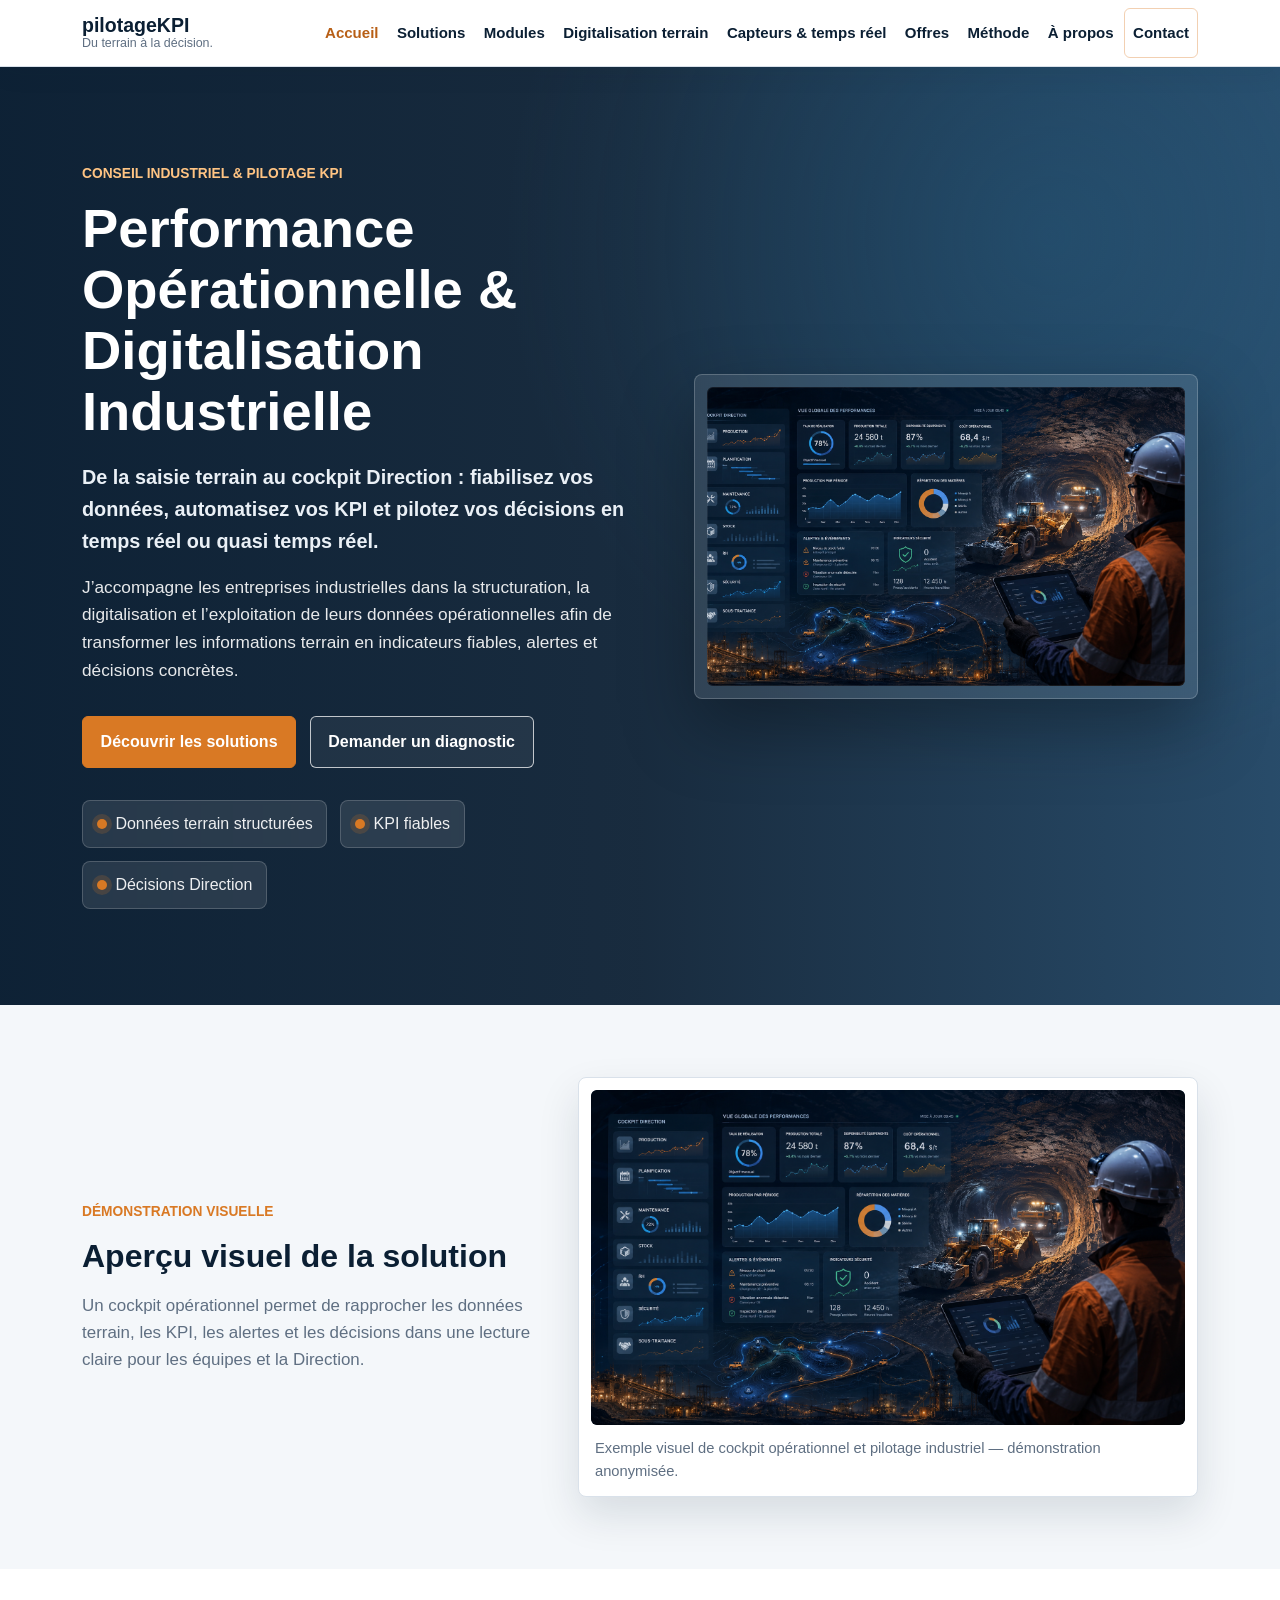
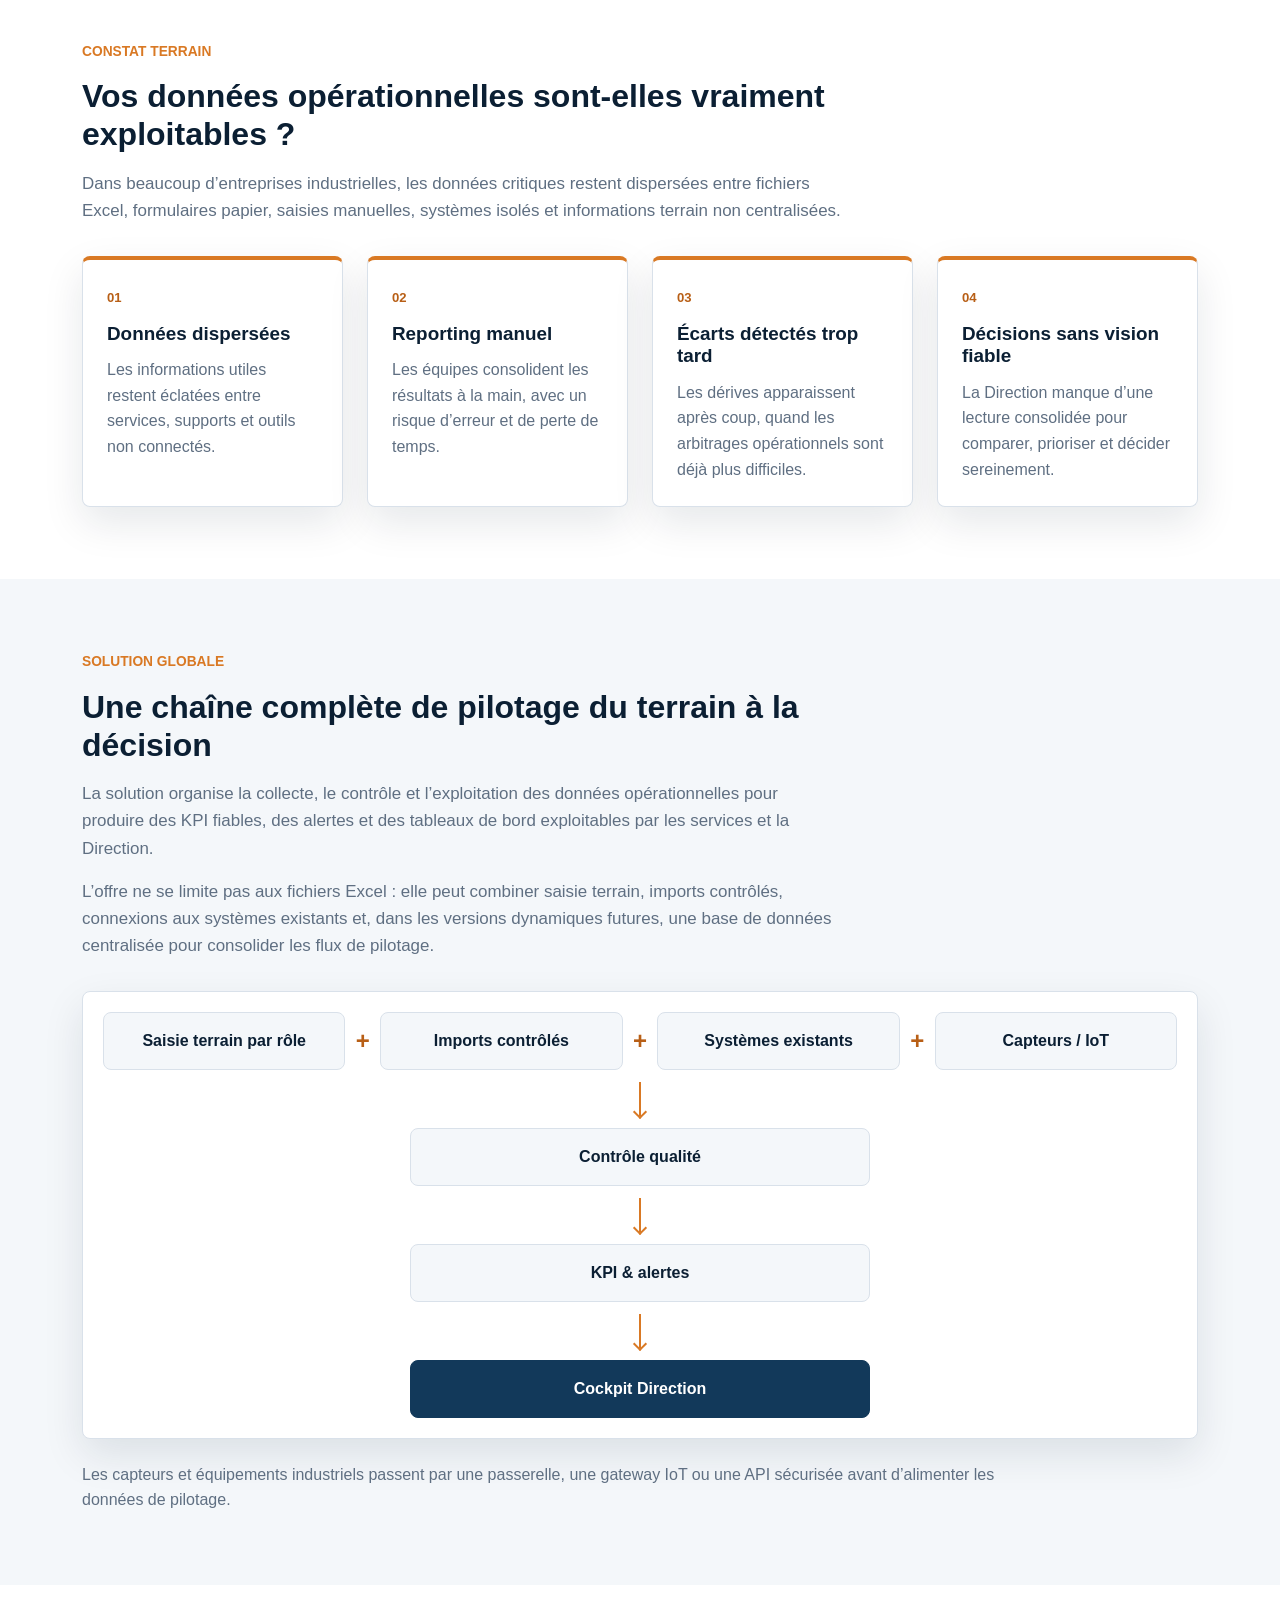
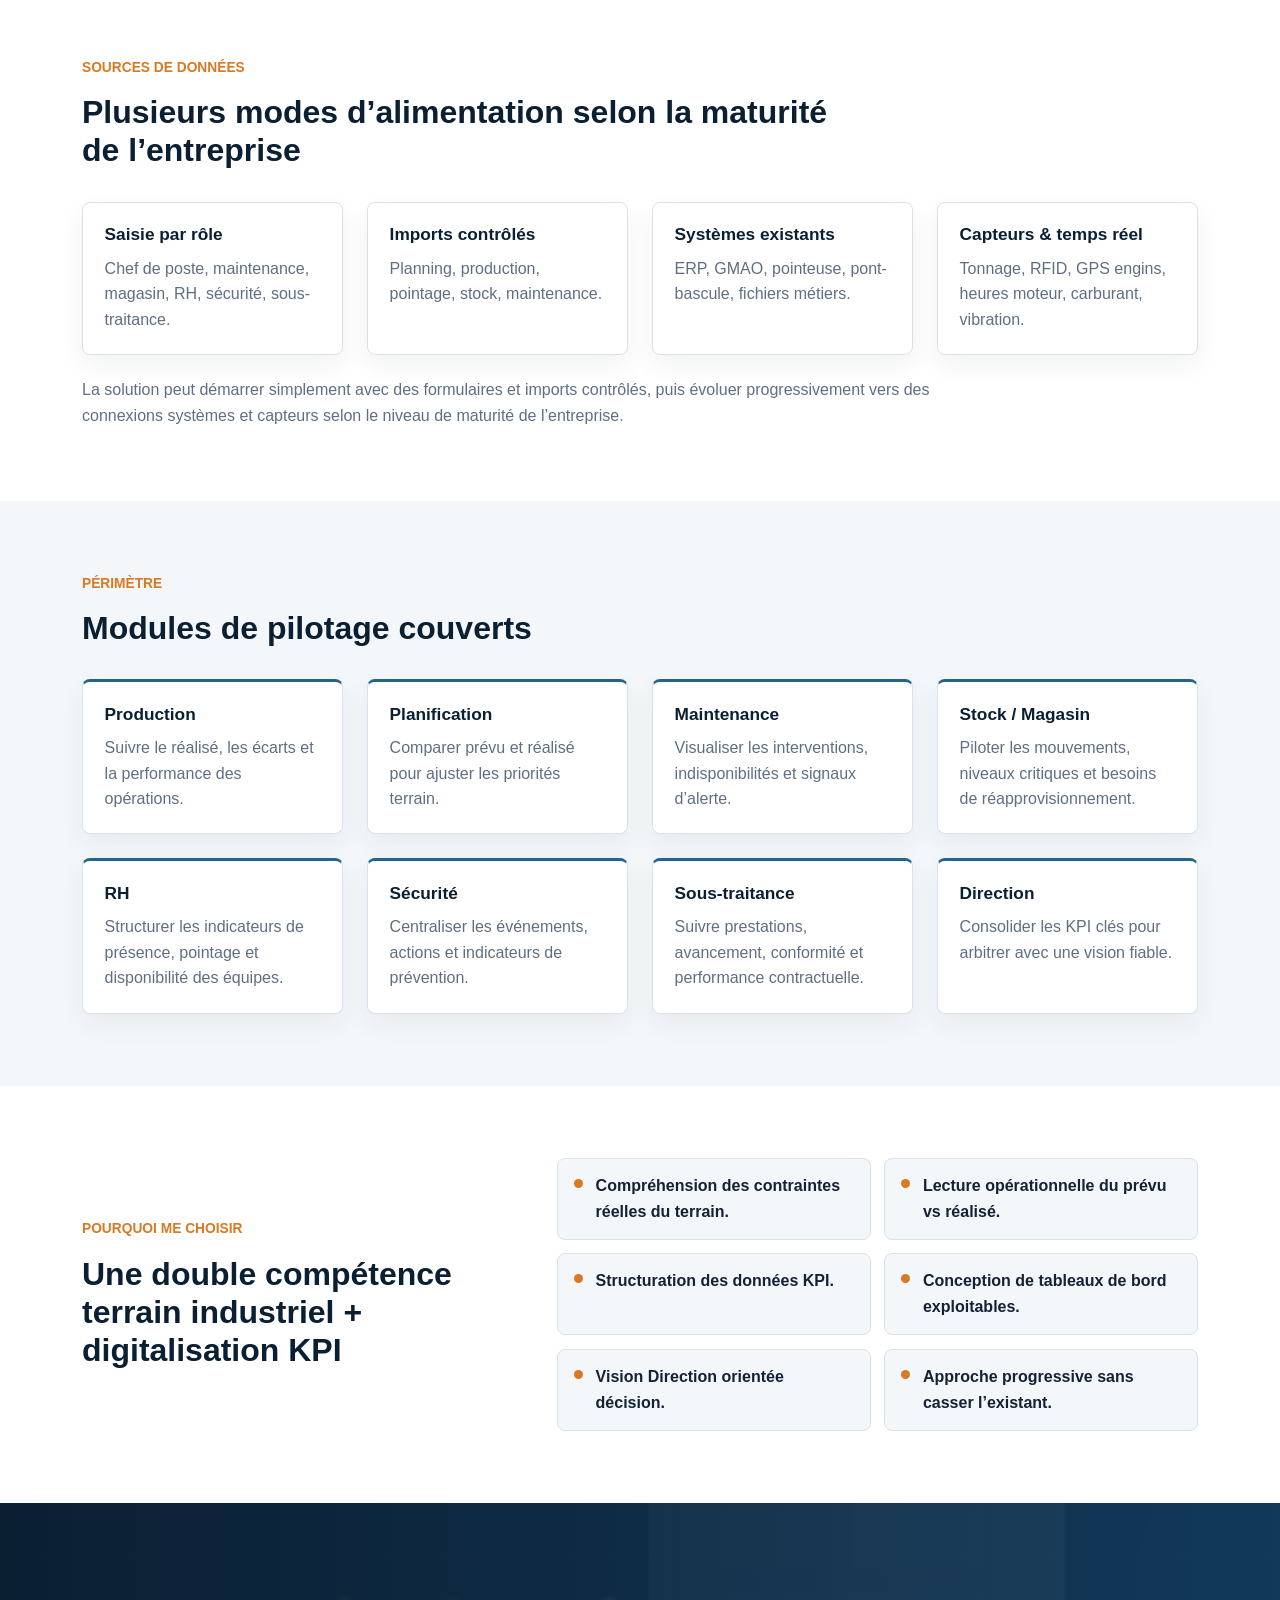
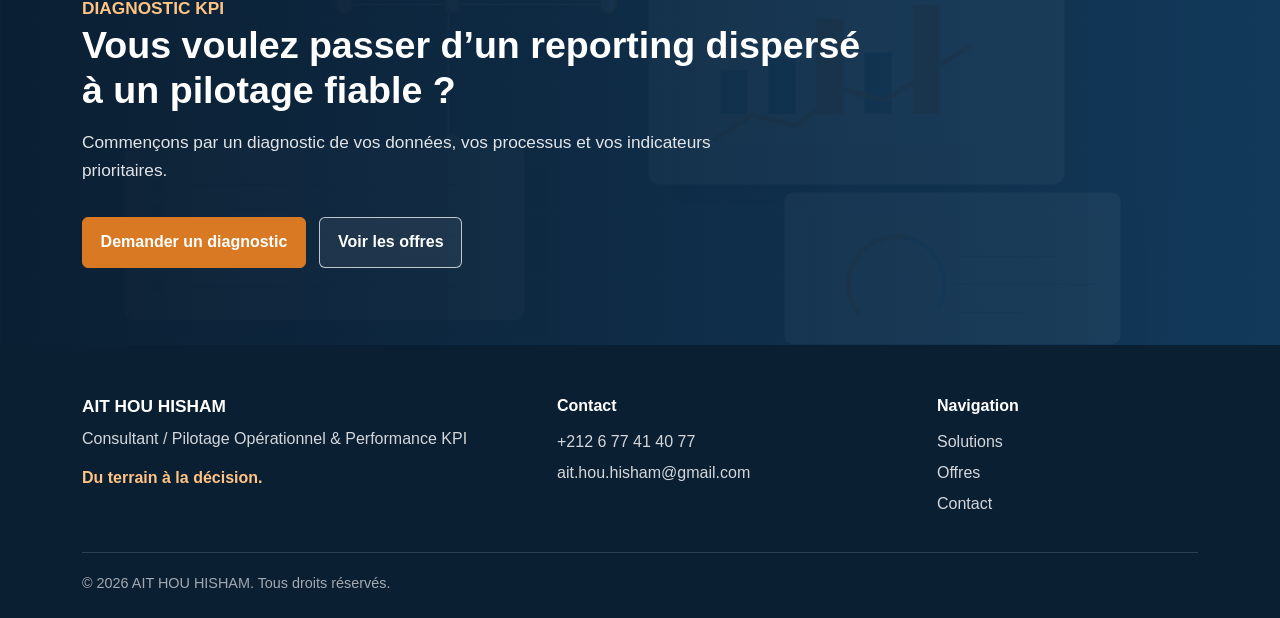
<file: index.html>
<!doctype html>
<html lang="fr">
<head>
  <meta charset="utf-8">
  <meta name="viewport" content="width=device-width, initial-scale=1">
  <title>pilotageKPI | Performance Opérationnelle &amp; Digitalisation Industrielle</title>
  <meta name="description" content="pilotageKPI accompagne les entreprises industrielles dans la digitalisation des données terrain, la fiabilisation des KPI, les tableaux de bord et le cockpit Direction.">
  <link rel="canonical" href="https://hisham-ait-hou.github.io/pilotageKPI/">
  <meta property="og:title" content="pilotageKPI | Performance Opérationnelle &amp; Digitalisation Industrielle">
  <meta property="og:description" content="pilotageKPI accompagne les entreprises industrielles dans la digitalisation des données terrain, la fiabilisation des KPI, les tableaux de bord et le cockpit Direction.">
  <meta property="og:type" content="website">
  <meta property="og:url" content="https://hisham-ait-hou.github.io/pilotageKPI/">
  <meta property="og:image" content="https://hisham-ait-hou.github.io/pilotageKPI/assets/img/demo/hero-dashboard-mine.png">
  <link href="https://cdn.jsdelivr.net/npm/bootstrap@5.3.3/dist/css/bootstrap.min.css" rel="stylesheet">
  <link rel="stylesheet" href="assets/css/style.css">
</head>
<body class="site-body">
  <a class="skip-link" href="#contenu">Aller au contenu</a>

  <nav class="navbar navbar-expand-xl site-navbar sticky-top" aria-label="Navigation principale">
    <div class="container">
      <a class="navbar-brand" href="index.html" aria-label="pilotageKPI - Accueil">
        <span class="brand-name">pilotageKPI</span>
        <span class="brand-line">Du terrain à la décision.</span>
      </a>
      <button class="navbar-toggler" type="button" data-bs-toggle="collapse" data-bs-target="#mainNavigation" aria-controls="mainNavigation" aria-expanded="false" aria-label="Ouvrir le menu">
        <span class="navbar-toggler-icon"></span>
      </button>
      <div class="collapse navbar-collapse" id="mainNavigation">
        <ul class="navbar-nav ms-auto align-items-lg-center">
          <li class="nav-item"><a class="nav-link" href="index.html" data-nav-link>Accueil</a></li>
          <li class="nav-item"><a class="nav-link" href="solutions.html" data-nav-link>Solutions</a></li>
          <li class="nav-item"><a class="nav-link" href="modules.html" data-nav-link>Modules</a></li>
          <li class="nav-item"><a class="nav-link" href="digitalisation-terrain.html" data-nav-link>Digitalisation terrain</a></li>
          <li class="nav-item"><a class="nav-link" href="capteurs-temps-reel.html" data-nav-link>Capteurs & temps réel</a></li>
          <li class="nav-item"><a class="nav-link" href="offres.html" data-nav-link>Offres</a></li>
          <li class="nav-item"><a class="nav-link" href="methode.html" data-nav-link>Méthode</a></li>
          <li class="nav-item"><a class="nav-link" href="apropos.html" data-nav-link>À propos</a></li>
          <li class="nav-item"><a class="nav-link nav-contact" href="contact.html" data-nav-link>Contact</a></li>
        </ul>
      </div>
    </div>
  </nav>

  <main id="contenu" class="site-main">
    <section class="hero-section hero-section-with-visual">
      <div class="container">
        <div class="hero-layout">
          <div class="hero-content">
            <p class="section-kicker">Conseil industriel & pilotage KPI</p>
            <h1>Performance Opérationnelle & Digitalisation Industrielle</h1>
            <p class="hero-subtitle">
              <span>De la saisie terrain au cockpit Direction :</span>
              <span>fiabilisez vos données, automatisez vos KPI et pilotez vos décisions en temps réel ou quasi temps réel.</span>
            </p>
            <p class="hero-text">
              J’accompagne les entreprises industrielles dans la structuration, la digitalisation et l’exploitation de leurs données opérationnelles afin de transformer les informations terrain en indicateurs fiables, alertes et décisions concrètes.
            </p>
            <div class="hero-actions" aria-label="Actions principales">
              <a class="btn btn-accent" href="solutions.html">Découvrir les solutions</a>
              <a class="btn btn-light-outline" href="contact.html">Demander un diagnostic</a>
            </div>
            <div class="hero-indicators" aria-label="Indicateurs de positionnement">
              <div class="hero-indicator">
                <span class="indicator-mark" aria-hidden="true"></span>
                <span>Données terrain structurées</span>
              </div>
              <div class="hero-indicator">
                <span class="indicator-mark" aria-hidden="true"></span>
                <span>KPI fiables</span>
              </div>
              <div class="hero-indicator">
                <span class="indicator-mark" aria-hidden="true"></span>
                <span>Décisions Direction</span>
              </div>
            </div>
          </div>
          <figure class="hero-visual" aria-label="Demonstration visuelle du cockpit de pilotage">
            <div class="hero-visual-frame">
              <img src="assets/img/demo/hero-dashboard-mine.png" width="1672" height="941" alt="Cockpit de pilotage op&eacute;rationnel industriel &mdash; d&eacute;monstration anonymis&eacute;e" loading="eager">
            </div>
          </figure>
        </div>
      </div>
    </section>

    <section class="demo-visual-section section-muted">
      <div class="container">
        <div class="row g-4 align-items-center">
          <div class="col-lg-5">
            <div class="demo-text-block">
              <p class="section-kicker">Démonstration visuelle</p>
              <h2>Aperçu visuel de la solution</h2>
              <p>
                Un cockpit opérationnel permet de rapprocher les données terrain, les KPI, les alertes et les décisions
                dans une lecture claire pour les équipes et la Direction.
              </p>
            </div>
          </div>
          <div class="col-lg-7">
            <figure class="demo-visual-card demo-visual-card-compact">
              <div class="demo-visual-frame">
                <img class="img-fluid demo-visual-img" src="assets/img/demo/hero-dashboard-mine.png" width="1672" height="941" alt="Cockpit de pilotage opérationnel industriel — démonstration anonymisée" loading="lazy">
              </div>
              <figcaption class="demo-caption">Exemple visuel de cockpit opérationnel et pilotage industriel — démonstration anonymisée.</figcaption>
            </figure>
          </div>
        </div>
      </div>
    </section>

    <section class="section-band problem-section">
      <div class="container">
        <div class="section-heading">
          <p class="section-kicker">Constat terrain</p>
          <h2>Vos données opérationnelles sont-elles vraiment exploitables ?</h2>
          <p>
            Dans beaucoup d’entreprises industrielles, les données critiques restent dispersées entre fichiers Excel,
            formulaires papier, saisies manuelles, systèmes isolés et informations terrain non centralisées.
          </p>
        </div>
        <div class="row g-4">
          <div class="col-md-6 col-xl-3">
            <article class="feature-card">
              <span class="card-index">01</span>
              <h3>Données dispersées</h3>
              <p>Les informations utiles restent éclatées entre services, supports et outils non connectés.</p>
            </article>
          </div>
          <div class="col-md-6 col-xl-3">
            <article class="feature-card">
              <span class="card-index">02</span>
              <h3>Reporting manuel</h3>
              <p>Les équipes consolident les résultats à la main, avec un risque d’erreur et de perte de temps.</p>
            </article>
          </div>
          <div class="col-md-6 col-xl-3">
            <article class="feature-card">
              <span class="card-index">03</span>
              <h3>Écarts détectés trop tard</h3>
              <p>Les dérives apparaissent après coup, quand les arbitrages opérationnels sont déjà plus difficiles.</p>
            </article>
          </div>
          <div class="col-md-6 col-xl-3">
            <article class="feature-card">
              <span class="card-index">04</span>
              <h3>Décisions sans vision fiable</h3>
              <p>La Direction manque d’une lecture consolidée pour comparer, prioriser et décider sereinement.</p>
            </article>
          </div>
        </div>
      </div>
    </section>

    <section class="section-band section-muted">
      <div class="container">
        <div class="section-heading">
          <p class="section-kicker">Solution globale</p>
          <h2>Une chaîne complète de pilotage du terrain à la décision</h2>
          <p>
            La solution organise la collecte, le contrôle et l’exploitation des données opérationnelles pour produire des KPI fiables,
            des alertes et des tableaux de bord exploitables par les services et la Direction.
          </p>
          <p>
            L’offre ne se limite pas aux fichiers Excel : elle peut combiner saisie terrain, imports contrôlés, connexions aux systèmes existants et, dans les versions dynamiques futures, une base de données centralisée pour consolider les flux de pilotage.
          </p>
        </div>
        <div class="pilotage-chain" aria-label="Chaîne de pilotage opérationnel">
          <div class="chain-sources">
            <div class="chain-pill">Saisie terrain par rôle</div>
            <div class="chain-plus" aria-hidden="true">+</div>
            <div class="chain-pill">Imports contrôlés</div>
            <div class="chain-plus" aria-hidden="true">+</div>
            <div class="chain-pill">Systèmes existants</div>
            <div class="chain-plus" aria-hidden="true">+</div>
            <div class="chain-pill">Capteurs / IoT</div>
          </div>
          <div class="chain-flow" aria-hidden="true"></div>
          <div class="chain-step">Contrôle qualité</div>
          <div class="chain-flow" aria-hidden="true"></div>
          <div class="chain-step">KPI & alertes</div>
          <div class="chain-flow" aria-hidden="true"></div>
          <div class="chain-step chain-step-primary">Cockpit Direction</div>
        </div>
        <p class="section-note">
          Les capteurs et équipements industriels passent par une passerelle, une gateway IoT ou une API sécurisée avant d’alimenter les données de pilotage.
        </p>
      </div>
    </section>

    <section class="section-band">
      <div class="container">
        <div class="section-heading">
          <p class="section-kicker">Sources de données</p>
          <h2>Plusieurs modes d’alimentation selon la maturité de l’entreprise</h2>
        </div>
        <div class="row g-4">
          <div class="col-md-6 col-xl-3">
            <article class="data-card">
              <h3>Saisie par rôle</h3>
              <p>Chef de poste, maintenance, magasin, RH, sécurité, sous-traitance.</p>
            </article>
          </div>
          <div class="col-md-6 col-xl-3">
            <article class="data-card">
              <h3>Imports contrôlés</h3>
              <p>Planning, production, pointage, stock, maintenance.</p>
            </article>
          </div>
          <div class="col-md-6 col-xl-3">
            <article class="data-card">
              <h3>Systèmes existants</h3>
              <p>ERP, GMAO, pointeuse, pont-bascule, fichiers métiers.</p>
            </article>
          </div>
          <div class="col-md-6 col-xl-3">
            <article class="data-card">
              <h3>Capteurs & temps réel</h3>
              <p>Tonnage, RFID, GPS engins, heures moteur, carburant, vibration.</p>
            </article>
          </div>
        </div>
        <p class="section-note">
          La solution peut démarrer simplement avec des formulaires et imports contrôlés, puis évoluer progressivement vers des connexions systèmes et capteurs selon le niveau de maturité de l’entreprise.
        </p>
      </div>
    </section>

    <section class="section-band section-muted">
      <div class="container">
        <div class="section-heading">
          <p class="section-kicker">Périmètre</p>
          <h2>Modules de pilotage couverts</h2>
        </div>
        <div class="row g-4">
          <div class="col-sm-6 col-lg-3">
            <article class="module-card">
              <h3>Production</h3>
              <p>Suivre le réalisé, les écarts et la performance des opérations.</p>
            </article>
          </div>
          <div class="col-sm-6 col-lg-3">
            <article class="module-card">
              <h3>Planification</h3>
              <p>Comparer prévu et réalisé pour ajuster les priorités terrain.</p>
            </article>
          </div>
          <div class="col-sm-6 col-lg-3">
            <article class="module-card">
              <h3>Maintenance</h3>
              <p>Visualiser les interventions, indisponibilités et signaux d’alerte.</p>
            </article>
          </div>
          <div class="col-sm-6 col-lg-3">
            <article class="module-card">
              <h3>Stock / Magasin</h3>
              <p>Piloter les mouvements, niveaux critiques et besoins de réapprovisionnement.</p>
            </article>
          </div>
          <div class="col-sm-6 col-lg-3">
            <article class="module-card">
              <h3>RH</h3>
              <p>Structurer les indicateurs de présence, pointage et disponibilité des équipes.</p>
            </article>
          </div>
          <div class="col-sm-6 col-lg-3">
            <article class="module-card">
              <h3>Sécurité</h3>
              <p>Centraliser les événements, actions et indicateurs de prévention.</p>
            </article>
          </div>
          <div class="col-sm-6 col-lg-3">
            <article class="module-card">
              <h3>Sous-traitance</h3>
              <p>Suivre prestations, avancement, conformité et performance contractuelle.</p>
            </article>
          </div>
          <div class="col-sm-6 col-lg-3">
            <article class="module-card">
              <h3>Direction</h3>
              <p>Consolider les KPI clés pour arbitrer avec une vision fiable.</p>
            </article>
          </div>
        </div>
      </div>
    </section>

    <section class="section-band">
      <div class="container">
        <div class="row g-4 align-items-center">
          <div class="col-lg-5">
            <div class="section-heading mb-lg-0">
              <p class="section-kicker">Pourquoi me choisir</p>
              <h2>Une double compétence terrain industriel + digitalisation KPI</h2>
            </div>
          </div>
          <div class="col-lg-7">
            <ul class="value-list">
              <li>Compréhension des contraintes réelles du terrain.</li>
              <li>Lecture opérationnelle du prévu vs réalisé.</li>
              <li>Structuration des données KPI.</li>
              <li>Conception de tableaux de bord exploitables.</li>
              <li>Vision Direction orientée décision.</li>
              <li>Approche progressive sans casser l’existant.</li>
            </ul>
          </div>
        </div>
      </div>
    </section>

    <section class="final-cta">
      <div class="container">
        <div class="final-cta-content">
          <p class="section-kicker">Diagnostic KPI</p>
          <h2>Vous voulez passer d’un reporting dispersé à un pilotage fiable ?</h2>
          <p>Commençons par un diagnostic de vos données, vos processus et vos indicateurs prioritaires.</p>
          <div class="hero-actions" aria-label="Actions finales">
            <a class="btn btn-accent" href="contact.html">Demander un diagnostic</a>
            <a class="btn btn-light-outline" href="offres.html">Voir les offres</a>
          </div>
        </div>
      </div>
    </section>
  </main>

  <footer class="site-footer">
    <div class="container">
      <div class="row gy-4 align-items-start">
        <div class="col-lg-5">
          <p class="footer-name">AIT HOU HISHAM</p>
          <p class="footer-title">Consultant / Pilotage Opérationnel & Performance KPI</p>
          <p class="footer-slogan">Du terrain à la décision.</p>
        </div>
        <div class="col-lg-4">
          <p class="footer-label">Contact</p>
          <ul class="footer-list">
            <li><a href="tel:+212677414077">+212 6 77 41 40 77</a></li>
            <li><a href="mailto:ait.hou.hisham@gmail.com">ait.hou.hisham@gmail.com</a></li>
          </ul>
        </div>
        <div class="col-lg-3">
          <p class="footer-label">Navigation</p>
          <ul class="footer-list">
            <li><a href="solutions.html">Solutions</a></li>
            <li><a href="offres.html">Offres</a></li>
            <li><a href="contact.html">Contact</a></li>
          </ul>
        </div>
      </div>
      <div class="footer-bottom">
        <span>© <span data-current-year></span> AIT HOU HISHAM. Tous droits réservés.</span>
      </div>
    </div>
  </footer>

  <script src="https://cdn.jsdelivr.net/npm/bootstrap@5.3.3/dist/js/bootstrap.bundle.min.js"></script>
  <script src="assets/js/main.js"></script>
</body>
</html>
</file>
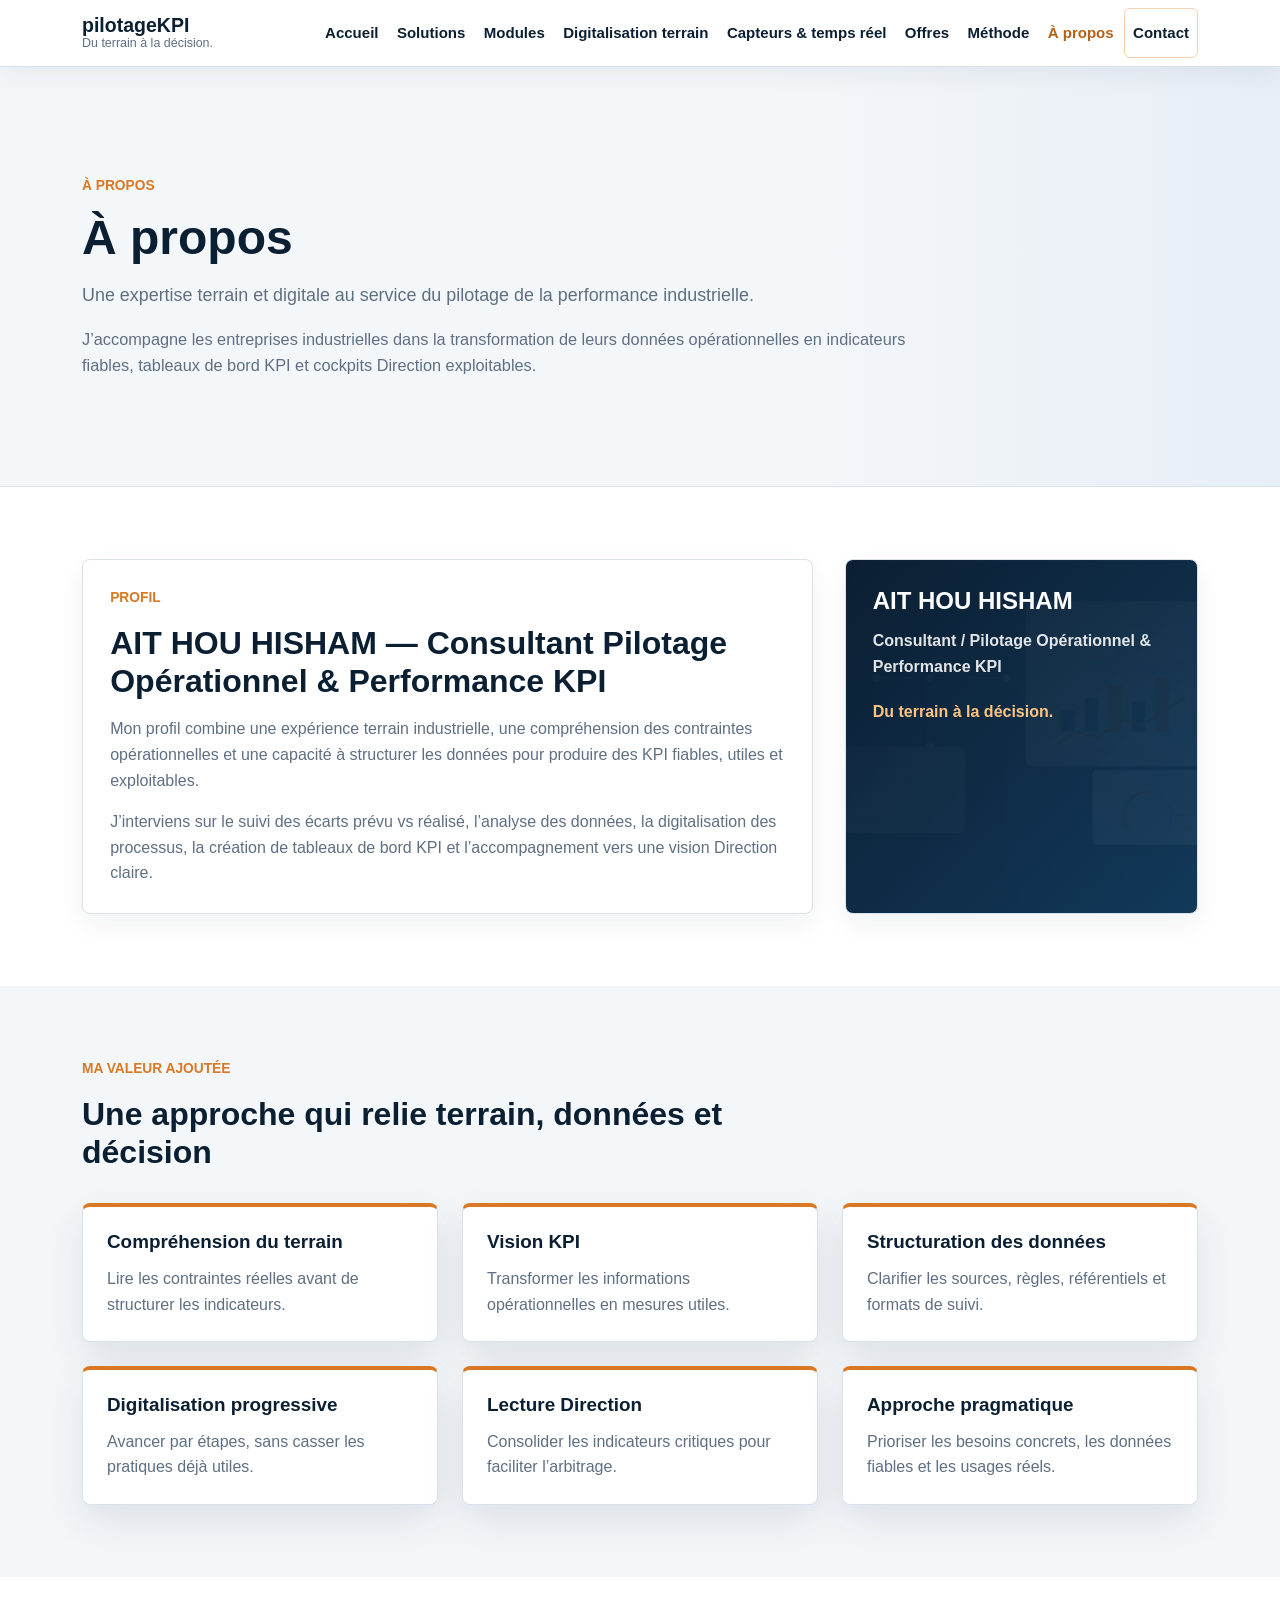
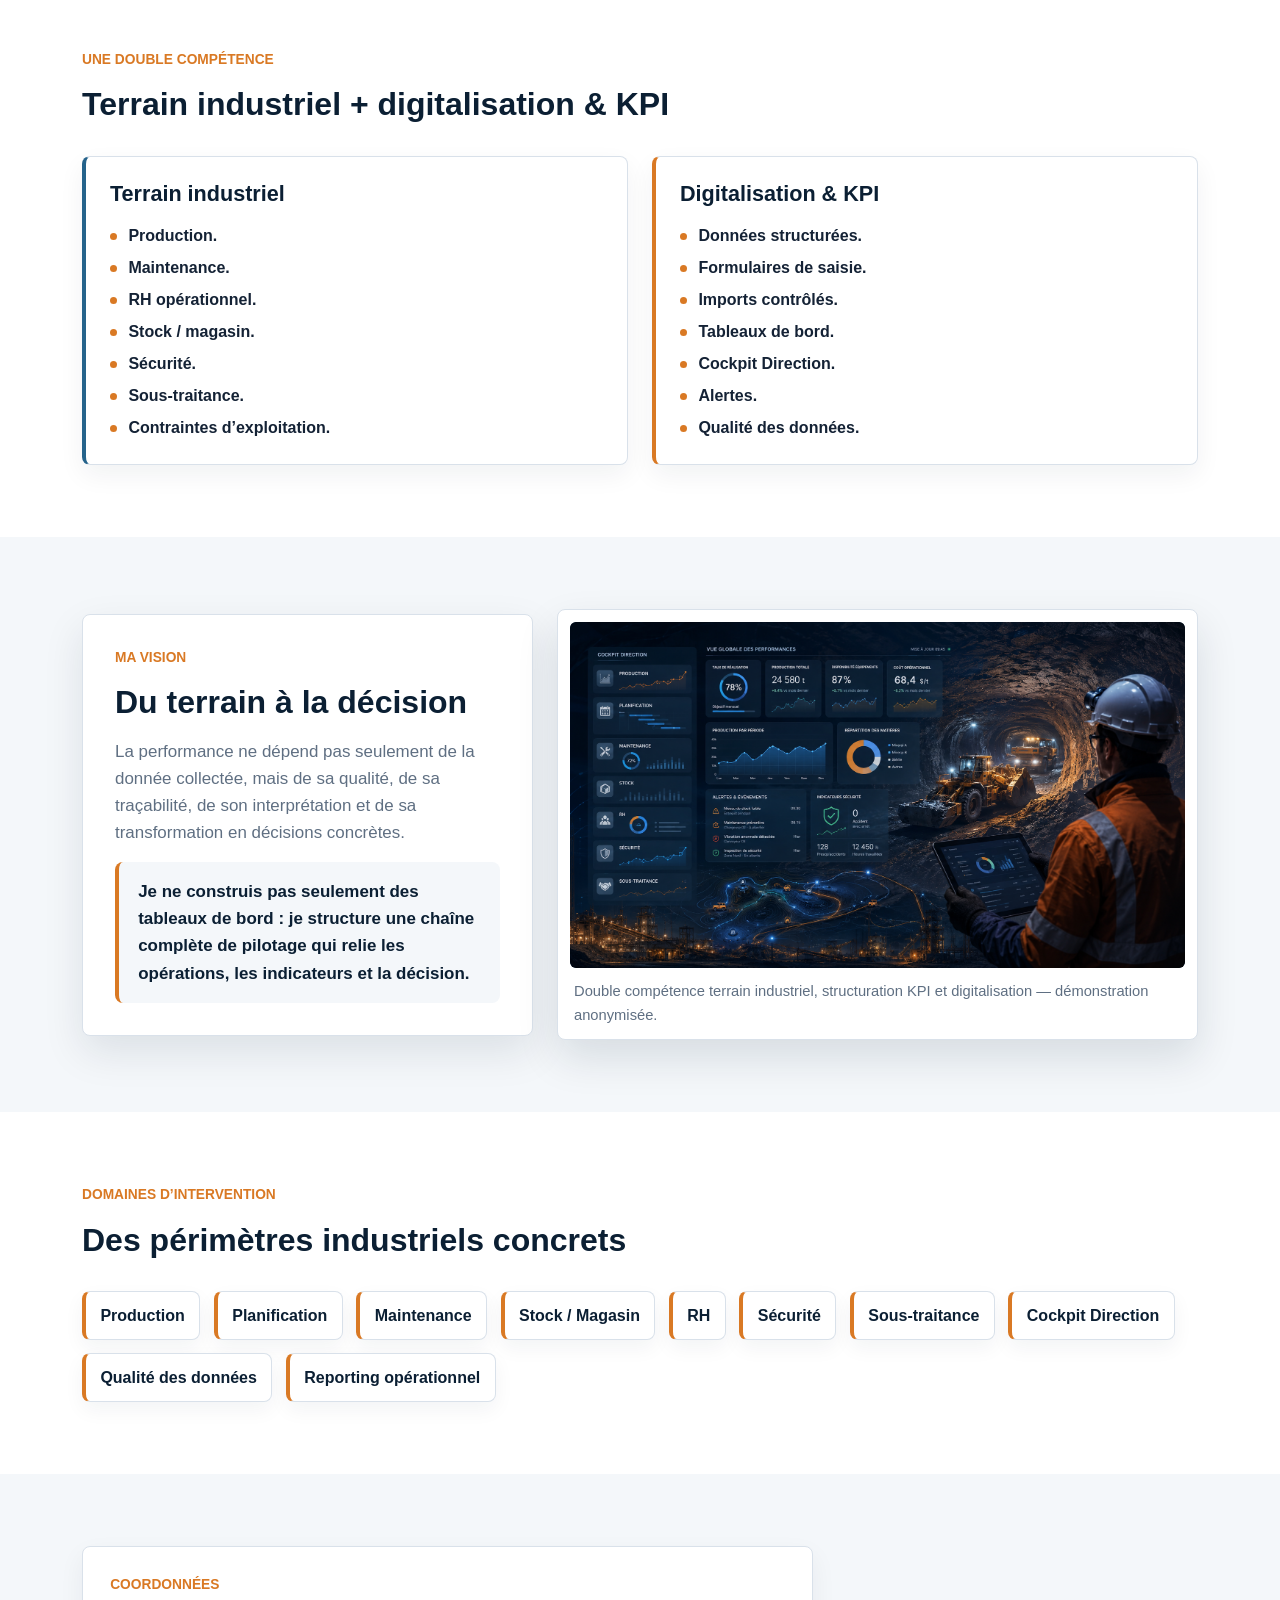
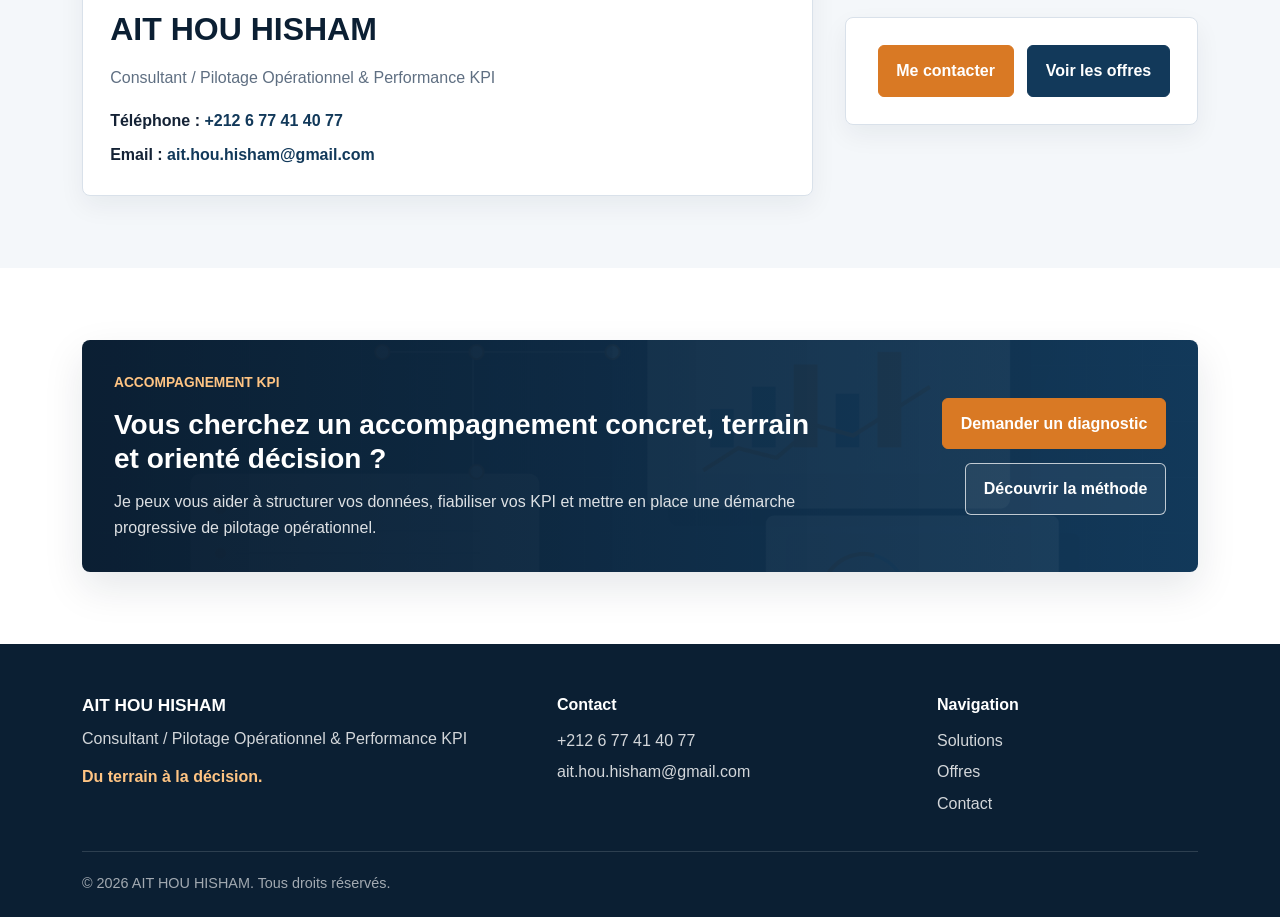
<file: apropos.html>
<!doctype html>
<html lang="fr">
<head>
  <meta charset="utf-8">
  <meta name="viewport" content="width=device-width, initial-scale=1">
  <title>À propos | AIT HOU HISHAM — Pilotage Opérationnel &amp; KPI</title>
  <meta name="description" content="AIT HOU HISHAM accompagne les entreprises industrielles dans la structuration des données terrain, le pilotage KPI et la digitalisation opérationnelle.">
  <link rel="canonical" href="https://hisham-ait-hou.github.io/pilotageKPI/apropos.html">
  <meta property="og:title" content="À propos | AIT HOU HISHAM — Pilotage Opérationnel &amp; KPI">
  <meta property="og:description" content="AIT HOU HISHAM accompagne les entreprises industrielles dans la structuration des données terrain, le pilotage KPI et la digitalisation opérationnelle.">
  <meta property="og:type" content="website">
  <meta property="og:url" content="https://hisham-ait-hou.github.io/pilotageKPI/apropos.html">
  <meta property="og:image" content="https://hisham-ait-hou.github.io/pilotageKPI/assets/img/demo/hero-dashboard-mine.png">
  <link href="https://cdn.jsdelivr.net/npm/bootstrap@5.3.3/dist/css/bootstrap.min.css" rel="stylesheet">
  <link rel="stylesheet" href="assets/css/style.css">
</head>
<body class="site-body">
  <a class="skip-link" href="#contenu">Aller au contenu</a>

  <nav class="navbar navbar-expand-xl site-navbar sticky-top" aria-label="Navigation principale">
    <div class="container">
      <a class="navbar-brand" href="index.html" aria-label="pilotageKPI - Accueil">
        <span class="brand-name">pilotageKPI</span>
        <span class="brand-line">Du terrain à la décision.</span>
      </a>
      <button class="navbar-toggler" type="button" data-bs-toggle="collapse" data-bs-target="#mainNavigation" aria-controls="mainNavigation" aria-expanded="false" aria-label="Ouvrir le menu">
        <span class="navbar-toggler-icon"></span>
      </button>
      <div class="collapse navbar-collapse" id="mainNavigation">
        <ul class="navbar-nav ms-auto align-items-lg-center">
          <li class="nav-item"><a class="nav-link" href="index.html" data-nav-link>Accueil</a></li>
          <li class="nav-item"><a class="nav-link" href="solutions.html" data-nav-link>Solutions</a></li>
          <li class="nav-item"><a class="nav-link" href="modules.html" data-nav-link>Modules</a></li>
          <li class="nav-item"><a class="nav-link" href="digitalisation-terrain.html" data-nav-link>Digitalisation terrain</a></li>
          <li class="nav-item"><a class="nav-link" href="capteurs-temps-reel.html" data-nav-link>Capteurs & temps réel</a></li>
          <li class="nav-item"><a class="nav-link" href="offres.html" data-nav-link>Offres</a></li>
          <li class="nav-item"><a class="nav-link" href="methode.html" data-nav-link>Méthode</a></li>
          <li class="nav-item"><a class="nav-link" href="apropos.html" data-nav-link>À propos</a></li>
          <li class="nav-item"><a class="nav-link nav-contact" href="contact.html" data-nav-link>Contact</a></li>
        </ul>
      </div>
    </div>
  </nav>

  <main id="contenu" class="site-main">
    <section class="page-hero">
      <div class="container">
        <p class="section-kicker">À propos</p>
        <h1>À propos</h1>
        <p class="page-intro">
          Une expertise terrain et digitale au service du pilotage de la performance industrielle.
        </p>
        <p class="page-hero-copy">
          J’accompagne les entreprises industrielles dans la transformation de leurs données opérationnelles en
          indicateurs fiables, tableaux de bord KPI et cockpits Direction exploitables.
        </p>
      </div>
    </section>

    <section class="section-band">
      <div class="container">
        <div class="profile-panel">
          <div class="profile-identity">
            <p class="section-kicker">Profil</p>
            <h2>AIT HOU HISHAM — Consultant Pilotage Opérationnel & Performance KPI</h2>
            <p>
              Mon profil combine une expérience terrain industrielle, une compréhension des contraintes opérationnelles
              et une capacité à structurer les données pour produire des KPI fiables, utiles et exploitables.
            </p>
            <p>
              J’interviens sur le suivi des écarts prévu vs réalisé, l’analyse des données, la digitalisation des processus,
              la création de tableaux de bord KPI et l’accompagnement vers une vision Direction claire.
            </p>
          </div>
          <div class="profile-summary" aria-label="Identité du consultant">
            <p class="profile-name">AIT HOU HISHAM</p>
            <p class="profile-title">Consultant / Pilotage Opérationnel & Performance KPI</p>
            <p class="profile-slogan">Du terrain à la décision.</p>
          </div>
        </div>
      </div>
    </section>

    <section class="section-band section-muted">
      <div class="container">
        <div class="section-heading">
          <p class="section-kicker">Ma valeur ajoutée</p>
          <h2>Une approche qui relie terrain, données et décision</h2>
        </div>
        <div class="row g-4">
          <div class="col-md-6 col-xl-4">
            <article class="feature-card">
              <h3>Compréhension du terrain</h3>
              <p>Lire les contraintes réelles avant de structurer les indicateurs.</p>
            </article>
          </div>
          <div class="col-md-6 col-xl-4">
            <article class="feature-card">
              <h3>Vision KPI</h3>
              <p>Transformer les informations opérationnelles en mesures utiles.</p>
            </article>
          </div>
          <div class="col-md-6 col-xl-4">
            <article class="feature-card">
              <h3>Structuration des données</h3>
              <p>Clarifier les sources, règles, référentiels et formats de suivi.</p>
            </article>
          </div>
          <div class="col-md-6 col-xl-4">
            <article class="feature-card">
              <h3>Digitalisation progressive</h3>
              <p>Avancer par étapes, sans casser les pratiques déjà utiles.</p>
            </article>
          </div>
          <div class="col-md-6 col-xl-4">
            <article class="feature-card">
              <h3>Lecture Direction</h3>
              <p>Consolider les indicateurs critiques pour faciliter l’arbitrage.</p>
            </article>
          </div>
          <div class="col-md-6 col-xl-4">
            <article class="feature-card">
              <h3>Approche pragmatique</h3>
              <p>Prioriser les besoins concrets, les données fiables et les usages réels.</p>
            </article>
          </div>
        </div>
      </div>
    </section>

    <section class="section-band">
      <div class="container">
        <div class="section-heading">
          <p class="section-kicker">Une double compétence</p>
          <h2>Terrain industriel + digitalisation & KPI</h2>
        </div>
        <div class="row g-4">
          <div class="col-lg-6">
            <article class="competence-card">
              <h3>Terrain industriel</h3>
              <ul class="compact-list">
                <li>Production.</li>
                <li>Maintenance.</li>
                <li>RH opérationnel.</li>
                <li>Stock / magasin.</li>
                <li>Sécurité.</li>
                <li>Sous-traitance.</li>
                <li>Contraintes d’exploitation.</li>
              </ul>
            </article>
          </div>
          <div class="col-lg-6">
            <article class="competence-card competence-card-accent">
              <h3>Digitalisation & KPI</h3>
              <ul class="compact-list">
                <li>Données structurées.</li>
                <li>Formulaires de saisie.</li>
                <li>Imports contrôlés.</li>
                <li>Tableaux de bord.</li>
                <li>Cockpit Direction.</li>
                <li>Alertes.</li>
                <li>Qualité des données.</li>
              </ul>
            </article>
          </div>
        </div>
      </div>
    </section>

    <section class="section-band section-muted">
      <div class="container">
        <div class="row g-4 align-items-center">
          <div class="col-lg-5">
            <div class="vision-panel">
              <p class="section-kicker">Ma vision</p>
              <h2>Du terrain à la décision</h2>
              <p>
                La performance ne dépend pas seulement de la donnée collectée, mais de sa qualité, de sa traçabilité,
                de son interprétation et de sa transformation en décisions concrètes.
              </p>
              <p class="vision-quote">
                Je ne construis pas seulement des tableaux de bord : je structure une chaîne complète de pilotage qui relie
                les opérations, les indicateurs et la décision.
              </p>
            </div>
          </div>
          <div class="col-lg-7">
            <figure class="demo-visual-card">
              <div class="demo-visual-frame">
                <img class="img-fluid demo-visual-img" src="assets/img/demo/hero-dashboard-mine.png" width="1672" height="941" alt="Cockpit de pilotage opérationnel industriel — démonstration anonymisée" loading="lazy">
              </div>
              <figcaption class="demo-caption">Double compétence terrain industriel, structuration KPI et digitalisation — démonstration anonymisée.</figcaption>
            </figure>
          </div>
        </div>
      </div>
    </section>

    <section class="section-band">
      <div class="container">
        <div class="section-heading">
          <p class="section-kicker">Domaines d’intervention</p>
          <h2>Des périmètres industriels concrets</h2>
        </div>
        <div class="domain-tags" aria-label="Domaines d’intervention">
          <span>Production</span>
          <span>Planification</span>
          <span>Maintenance</span>
          <span>Stock / Magasin</span>
          <span>RH</span>
          <span>Sécurité</span>
          <span>Sous-traitance</span>
          <span>Cockpit Direction</span>
          <span>Qualité des données</span>
          <span>Reporting opérationnel</span>
        </div>
      </div>
    </section>

    <section class="section-band section-muted">
      <div class="container">
        <div class="contact-panel">
          <div>
            <p class="section-kicker">Coordonnées</p>
            <h2>AIT HOU HISHAM</h2>
            <p class="contact-role">Consultant / Pilotage Opérationnel & Performance KPI</p>
            <ul class="contact-list">
              <li><strong>Téléphone :</strong> <a href="tel:+212677414077">+212 6 77 41 40 77</a></li>
              <li><strong>Email :</strong> <a href="mailto:ait.hou.hisham@gmail.com">ait.hou.hisham@gmail.com</a></li>
            </ul>
          </div>
          <div class="cta-actions">
            <a class="btn btn-accent" href="contact.html">Me contacter</a>
            <a class="btn btn-primary-soft" href="offres.html">Voir les offres</a>
          </div>
        </div>
      </div>
    </section>

    <section class="section-band">
      <div class="container">
        <div class="cta-panel">
          <div>
            <p class="section-kicker">Accompagnement KPI</p>
            <h2>Vous cherchez un accompagnement concret, terrain et orienté décision ?</h2>
            <p>
              Je peux vous aider à structurer vos données, fiabiliser vos KPI et mettre en place une démarche progressive
              de pilotage opérationnel.
            </p>
          </div>
          <div class="cta-actions">
            <a class="btn btn-accent" href="contact.html">Demander un diagnostic</a>
            <a class="btn btn-light-outline" href="methode.html">Découvrir la méthode</a>
          </div>
        </div>
      </div>
    </section>
  </main>

  <footer class="site-footer">
    <div class="container">
      <div class="row gy-4 align-items-start">
        <div class="col-lg-5">
          <p class="footer-name">AIT HOU HISHAM</p>
          <p class="footer-title">Consultant / Pilotage Opérationnel & Performance KPI</p>
          <p class="footer-slogan">Du terrain à la décision.</p>
        </div>
        <div class="col-lg-4">
          <p class="footer-label">Contact</p>
          <ul class="footer-list">
            <li><a href="tel:+212677414077">+212 6 77 41 40 77</a></li>
            <li><a href="mailto:ait.hou.hisham@gmail.com">ait.hou.hisham@gmail.com</a></li>
          </ul>
        </div>
        <div class="col-lg-3">
          <p class="footer-label">Navigation</p>
          <ul class="footer-list">
            <li><a href="solutions.html">Solutions</a></li>
            <li><a href="offres.html">Offres</a></li>
            <li><a href="contact.html">Contact</a></li>
          </ul>
        </div>
      </div>
      <div class="footer-bottom">
        <span>© <span data-current-year></span> AIT HOU HISHAM. Tous droits réservés.</span>
      </div>
    </div>
  </footer>

  <script src="https://cdn.jsdelivr.net/npm/bootstrap@5.3.3/dist/js/bootstrap.bundle.min.js"></script>
  <script src="assets/js/main.js"></script>
</body>
</html>
</file>
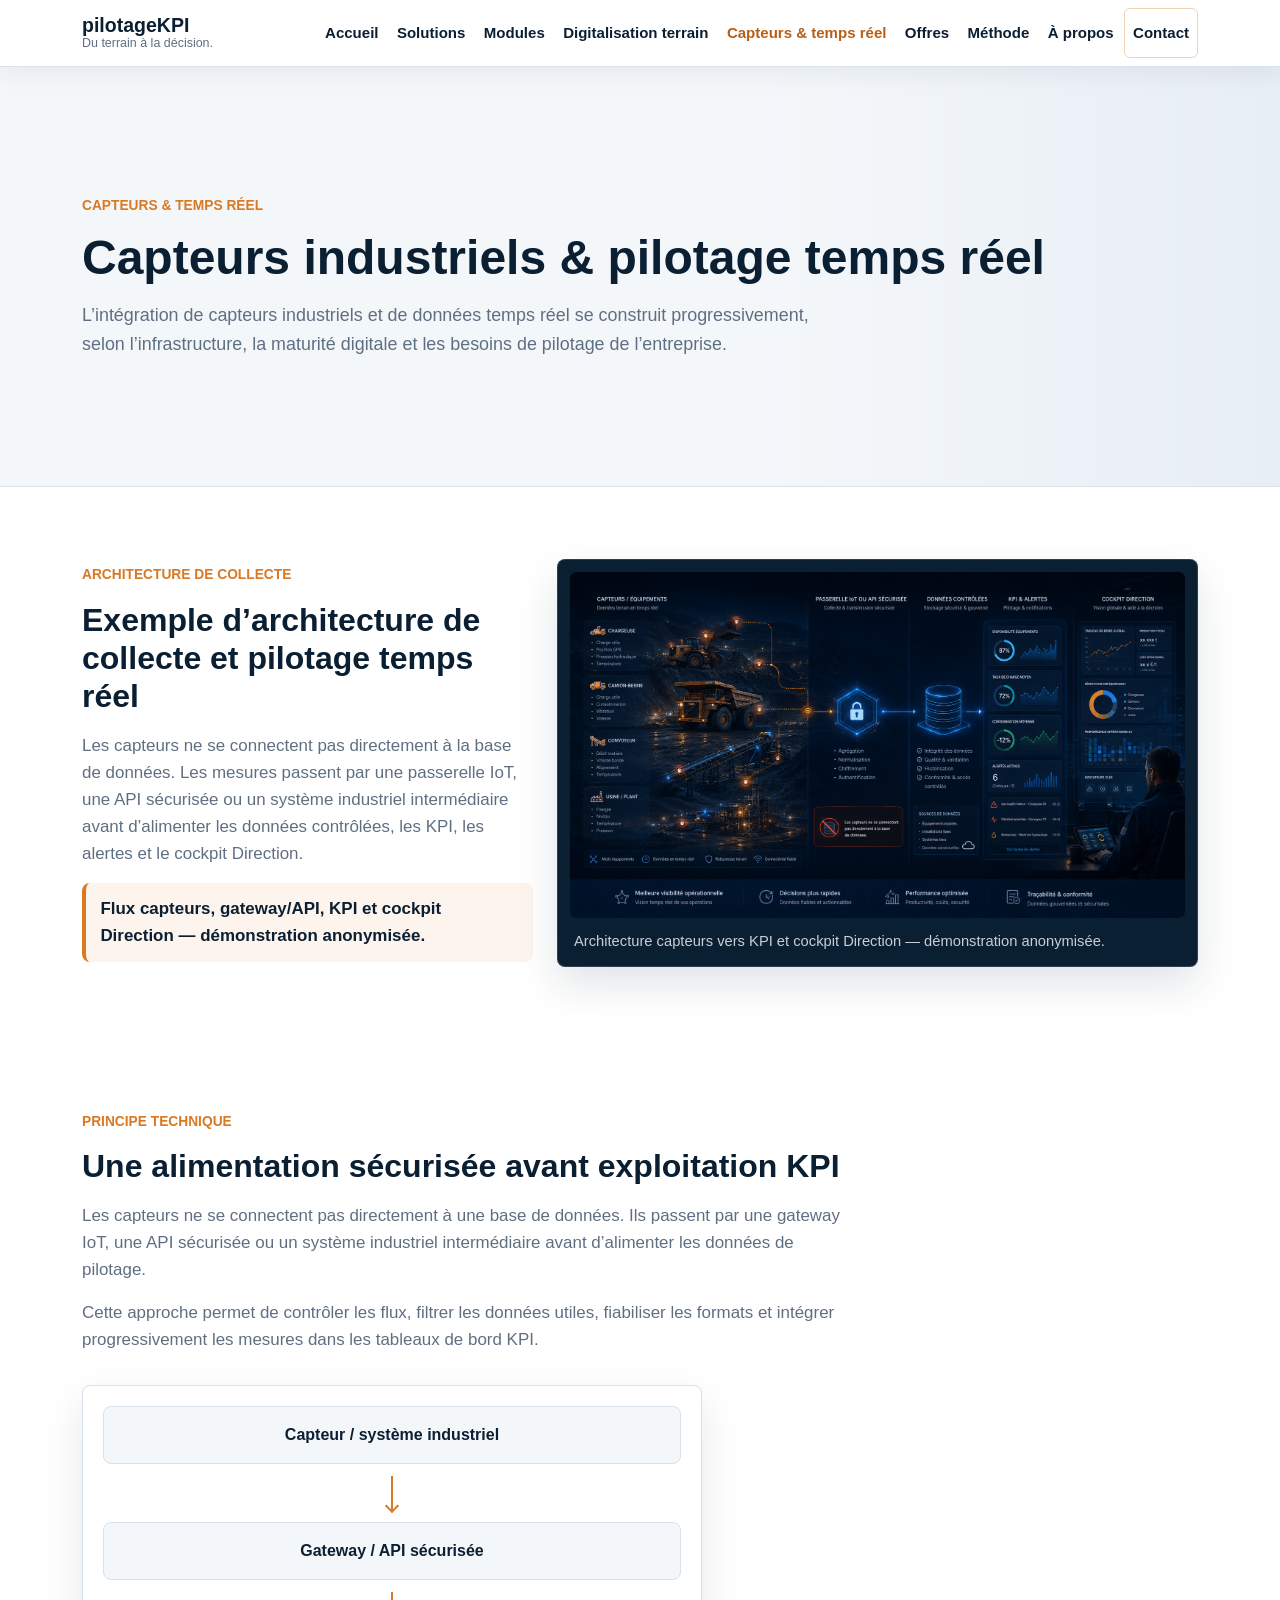
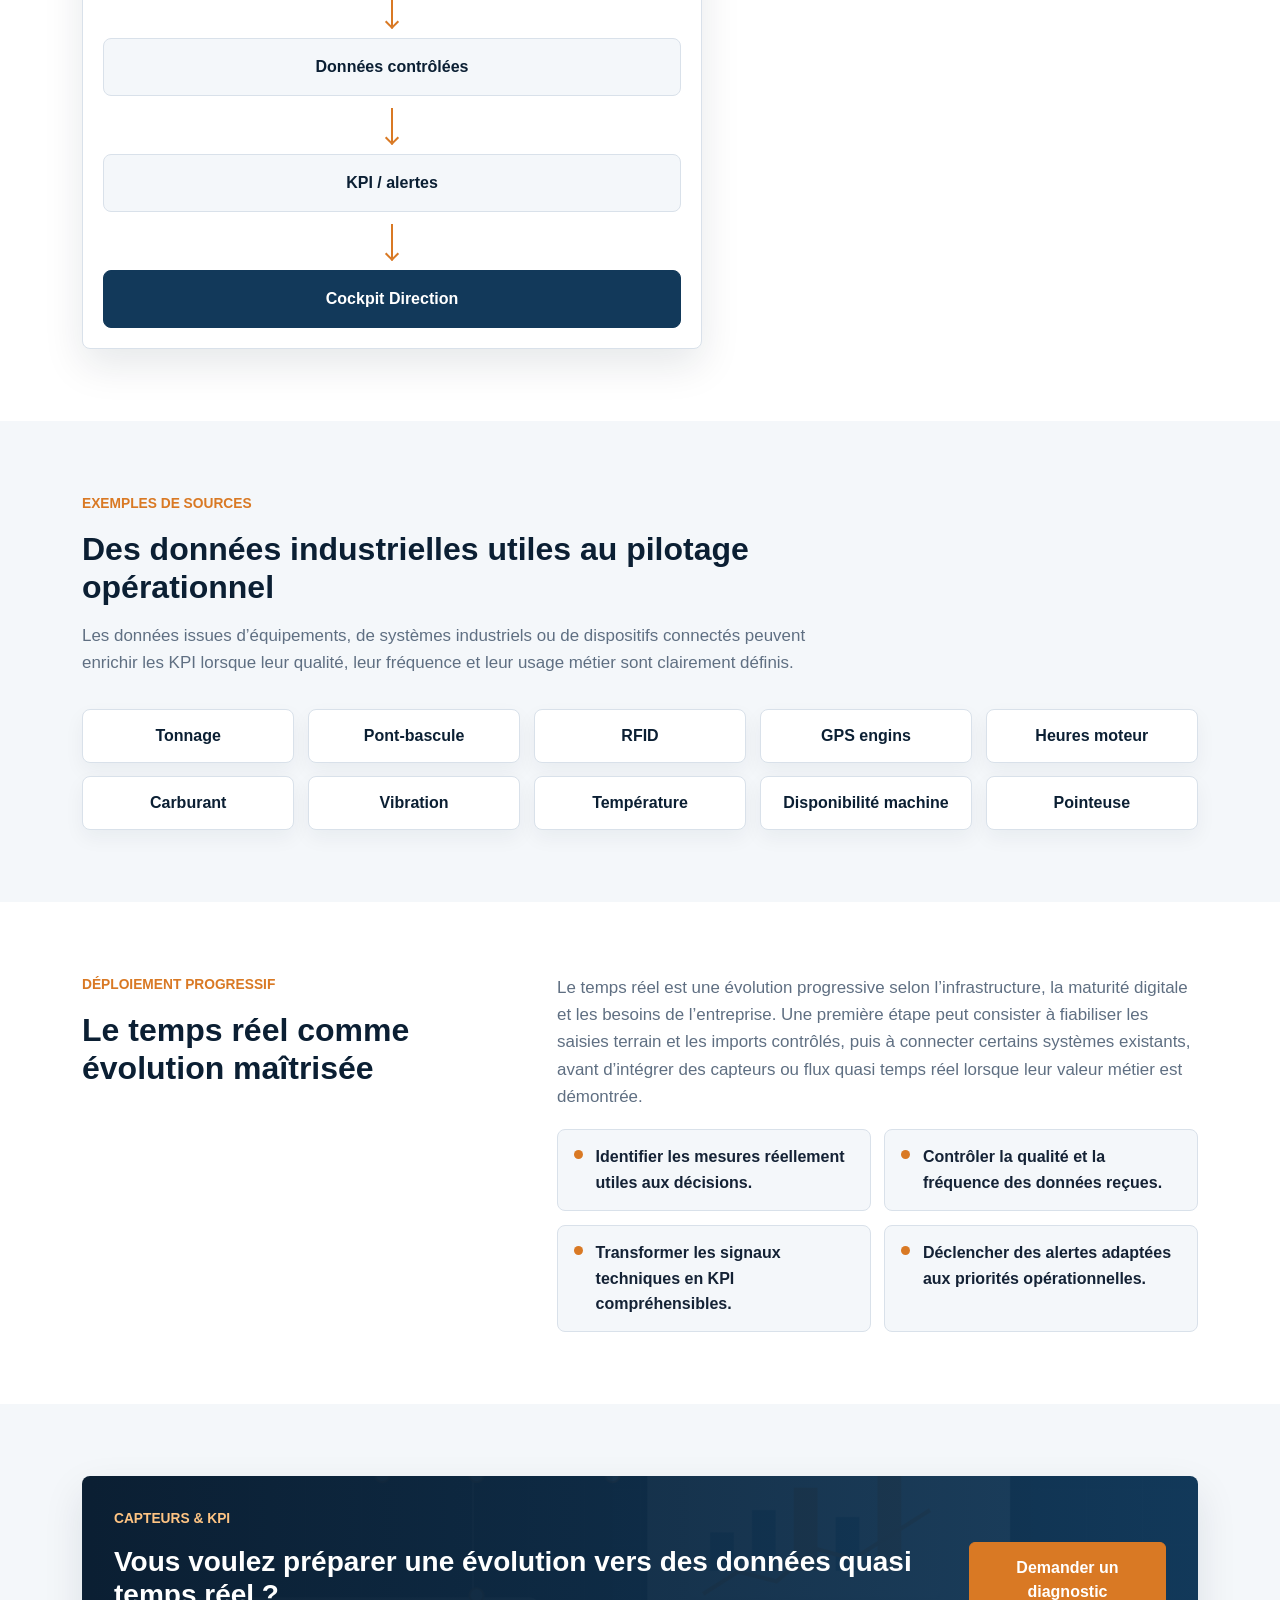
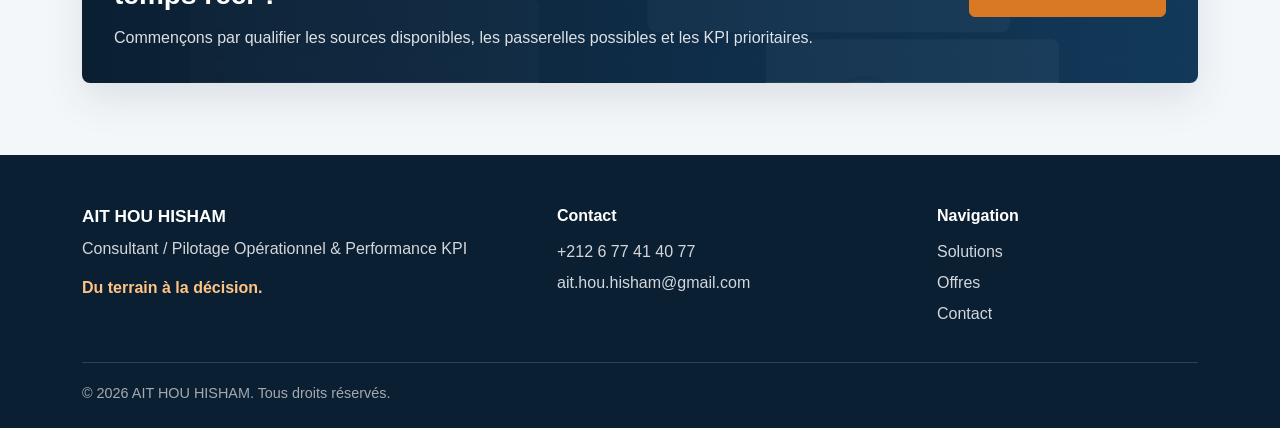
<file: capteurs-temps-reel.html>
<!doctype html>
<html lang="fr">
<head>
  <meta charset="utf-8">
  <meta name="viewport" content="width=device-width, initial-scale=1">
  <title>Capteurs &amp; temps réel | Gateway IoT, API sécurisée et KPI</title>
  <meta name="description" content="Architecture progressive pour intégrer capteurs, systèmes industriels, gateway IoT ou API sécurisée afin d’alimenter KPI, alertes et cockpit Direction.">
  <link rel="canonical" href="https://hisham-ait-hou.github.io/pilotageKPI/capteurs-temps-reel.html">
  <meta property="og:title" content="Capteurs &amp; temps réel | Gateway IoT, API sécurisée et KPI">
  <meta property="og:description" content="Architecture progressive pour intégrer capteurs, systèmes industriels, gateway IoT ou API sécurisée afin d’alimenter KPI, alertes et cockpit Direction.">
  <meta property="og:type" content="website">
  <meta property="og:url" content="https://hisham-ait-hou.github.io/pilotageKPI/capteurs-temps-reel.html">
  <meta property="og:image" content="https://hisham-ait-hou.github.io/pilotageKPI/assets/img/demo/hero-dashboard-mine.png">
  <link href="https://cdn.jsdelivr.net/npm/bootstrap@5.3.3/dist/css/bootstrap.min.css" rel="stylesheet">
  <link rel="stylesheet" href="assets/css/style.css">
</head>
<body class="site-body">
  <a class="skip-link" href="#contenu">Aller au contenu</a>

  <nav class="navbar navbar-expand-xl site-navbar sticky-top" aria-label="Navigation principale">
    <div class="container">
      <a class="navbar-brand" href="index.html" aria-label="pilotageKPI - Accueil">
        <span class="brand-name">pilotageKPI</span>
        <span class="brand-line">Du terrain à la décision.</span>
      </a>
      <button class="navbar-toggler" type="button" data-bs-toggle="collapse" data-bs-target="#mainNavigation" aria-controls="mainNavigation" aria-expanded="false" aria-label="Ouvrir le menu">
        <span class="navbar-toggler-icon"></span>
      </button>
      <div class="collapse navbar-collapse" id="mainNavigation">
        <ul class="navbar-nav ms-auto align-items-lg-center">
          <li class="nav-item"><a class="nav-link" href="index.html" data-nav-link>Accueil</a></li>
          <li class="nav-item"><a class="nav-link" href="solutions.html" data-nav-link>Solutions</a></li>
          <li class="nav-item"><a class="nav-link" href="modules.html" data-nav-link>Modules</a></li>
          <li class="nav-item"><a class="nav-link" href="digitalisation-terrain.html" data-nav-link>Digitalisation terrain</a></li>
          <li class="nav-item"><a class="nav-link" href="capteurs-temps-reel.html" data-nav-link>Capteurs & temps réel</a></li>
          <li class="nav-item"><a class="nav-link" href="offres.html" data-nav-link>Offres</a></li>
          <li class="nav-item"><a class="nav-link" href="methode.html" data-nav-link>Méthode</a></li>
          <li class="nav-item"><a class="nav-link" href="apropos.html" data-nav-link>À propos</a></li>
          <li class="nav-item"><a class="nav-link nav-contact" href="contact.html" data-nav-link>Contact</a></li>
        </ul>
      </div>
    </div>
  </nav>

  <main id="contenu" class="site-main">
    <section class="page-hero">
      <div class="container">
        <p class="section-kicker">Capteurs & temps réel</p>
        <h1>Capteurs industriels & pilotage temps réel</h1>
        <p class="page-intro">
          L’intégration de capteurs industriels et de données temps réel se construit progressivement,
          selon l’infrastructure, la maturité digitale et les besoins de pilotage de l’entreprise.
        </p>
      </div>
    </section>

    <section class="demo-visual-section">
      <div class="container">
        <div class="row g-4 align-items-center">
          <div class="col-lg-5">
            <div class="demo-text-block">
              <p class="section-kicker">Architecture de collecte</p>
              <h2>Exemple d’architecture de collecte et pilotage temps réel</h2>
              <p>
                Les capteurs ne se connectent pas directement à la base de données. Les mesures passent par une
                passerelle IoT, une API sécurisée ou un système industriel intermédiaire avant d’alimenter les données
                contrôlées, les KPI, les alertes et le cockpit Direction.
              </p>
              <p class="demo-note">Flux capteurs, gateway/API, KPI et cockpit Direction — démonstration anonymisée.</p>
            </div>
          </div>
          <div class="col-lg-7">
            <figure class="demo-visual-card demo-visual-card-dark">
              <div class="demo-visual-frame">
                <img class="img-fluid demo-visual-img" src="assets/img/demo/iot-data-flow-mining.png" width="1672" height="941" alt="Architecture capteurs, gateway IoT, KPI et cockpit Direction — démonstration anonymisée" loading="lazy">
              </div>
              <figcaption class="demo-caption">Architecture capteurs vers KPI et cockpit Direction — démonstration anonymisée.</figcaption>
            </figure>
          </div>
        </div>
      </div>
    </section>

    <section class="section-band">
      <div class="container">
        <div class="section-heading">
          <p class="section-kicker">Principe technique</p>
          <h2>Une alimentation sécurisée avant exploitation KPI</h2>
          <p>
            Les capteurs ne se connectent pas directement à une base de données. Ils passent par une gateway IoT, une API sécurisée
            ou un système industriel intermédiaire avant d’alimenter les données de pilotage.
          </p>
          <p>
            Cette approche permet de contrôler les flux, filtrer les données utiles, fiabiliser les formats et intégrer
            progressivement les mesures dans les tableaux de bord KPI.
          </p>
        </div>
        <div class="architecture-stack" aria-label="Architecture d’intégration capteurs">
          <div class="architecture-step">Capteur / système industriel</div>
          <div class="architecture-arrow" aria-hidden="true"></div>
          <div class="architecture-step">Gateway / API sécurisée</div>
          <div class="architecture-arrow" aria-hidden="true"></div>
          <div class="architecture-step">Données contrôlées</div>
          <div class="architecture-arrow" aria-hidden="true"></div>
          <div class="architecture-step">KPI / alertes</div>
          <div class="architecture-arrow" aria-hidden="true"></div>
          <div class="architecture-step architecture-step-primary">Cockpit Direction</div>
        </div>
      </div>
    </section>

    <section class="section-band section-muted">
      <div class="container">
        <div class="section-heading">
          <p class="section-kicker">Exemples de sources</p>
          <h2>Des données industrielles utiles au pilotage opérationnel</h2>
          <p>
            Les données issues d’équipements, de systèmes industriels ou de dispositifs connectés peuvent enrichir les KPI
            lorsque leur qualité, leur fréquence et leur usage métier sont clairement définis.
          </p>
        </div>
        <div class="sensor-grid" aria-label="Exemples de données capteurs et systèmes">
          <span>Tonnage</span>
          <span>Pont-bascule</span>
          <span>RFID</span>
          <span>GPS engins</span>
          <span>Heures moteur</span>
          <span>Carburant</span>
          <span>Vibration</span>
          <span>Température</span>
          <span>Disponibilité machine</span>
          <span>Pointeuse</span>
        </div>
      </div>
    </section>

    <section class="section-band">
      <div class="container">
        <div class="row g-4 align-items-start">
          <div class="col-lg-5">
            <div class="section-heading mb-lg-0">
              <p class="section-kicker">Déploiement progressif</p>
              <h2>Le temps réel comme évolution maîtrisée</h2>
            </div>
          </div>
          <div class="col-lg-7">
            <p class="large-copy">
              Le temps réel est une évolution progressive selon l’infrastructure, la maturité digitale et les besoins de
              l’entreprise. Une première étape peut consister à fiabiliser les saisies terrain et les imports contrôlés,
              puis à connecter certains systèmes existants, avant d’intégrer des capteurs ou flux quasi temps réel lorsque
              leur valeur métier est démontrée.
            </p>
            <ul class="value-list">
              <li>Identifier les mesures réellement utiles aux décisions.</li>
              <li>Contrôler la qualité et la fréquence des données reçues.</li>
              <li>Transformer les signaux techniques en KPI compréhensibles.</li>
              <li>Déclencher des alertes adaptées aux priorités opérationnelles.</li>
            </ul>
          </div>
        </div>
      </div>
    </section>

    <section class="section-band section-muted">
      <div class="container">
        <div class="cta-panel">
          <div>
            <p class="section-kicker">Capteurs & KPI</p>
            <h2>Vous voulez préparer une évolution vers des données quasi temps réel ?</h2>
            <p>Commençons par qualifier les sources disponibles, les passerelles possibles et les KPI prioritaires.</p>
          </div>
          <a class="btn btn-accent" href="contact.html">Demander un diagnostic</a>
        </div>
      </div>
    </section>
  </main>

  <footer class="site-footer">
    <div class="container">
      <div class="row gy-4 align-items-start">
        <div class="col-lg-5">
          <p class="footer-name">AIT HOU HISHAM</p>
          <p class="footer-title">Consultant / Pilotage Opérationnel & Performance KPI</p>
          <p class="footer-slogan">Du terrain à la décision.</p>
        </div>
        <div class="col-lg-4">
          <p class="footer-label">Contact</p>
          <ul class="footer-list">
            <li><a href="tel:+212677414077">+212 6 77 41 40 77</a></li>
            <li><a href="mailto:ait.hou.hisham@gmail.com">ait.hou.hisham@gmail.com</a></li>
          </ul>
        </div>
        <div class="col-lg-3">
          <p class="footer-label">Navigation</p>
          <ul class="footer-list">
            <li><a href="solutions.html">Solutions</a></li>
            <li><a href="offres.html">Offres</a></li>
            <li><a href="contact.html">Contact</a></li>
          </ul>
        </div>
      </div>
      <div class="footer-bottom">
        <span>© <span data-current-year></span> AIT HOU HISHAM. Tous droits réservés.</span>
      </div>
    </div>
  </footer>

  <script src="https://cdn.jsdelivr.net/npm/bootstrap@5.3.3/dist/js/bootstrap.bundle.min.js"></script>
  <script src="assets/js/main.js"></script>
</body>
</html>
</file>
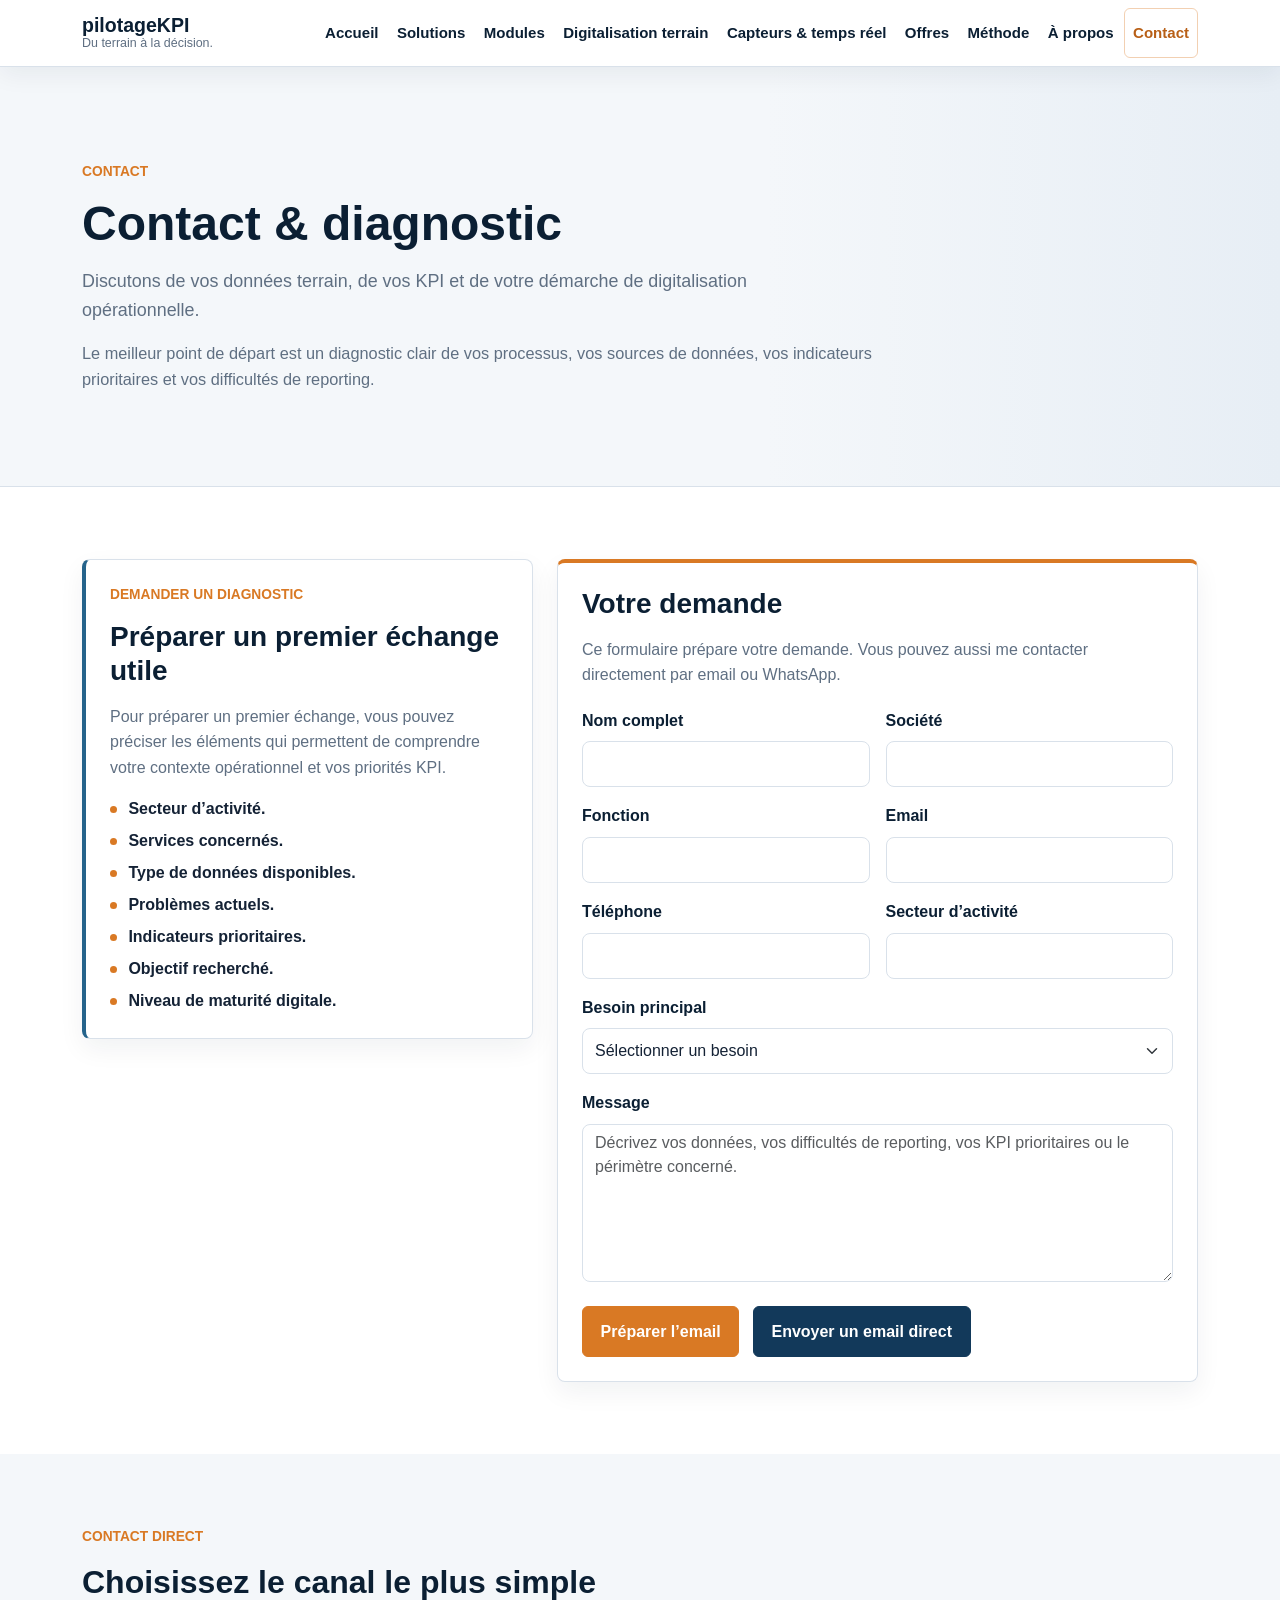
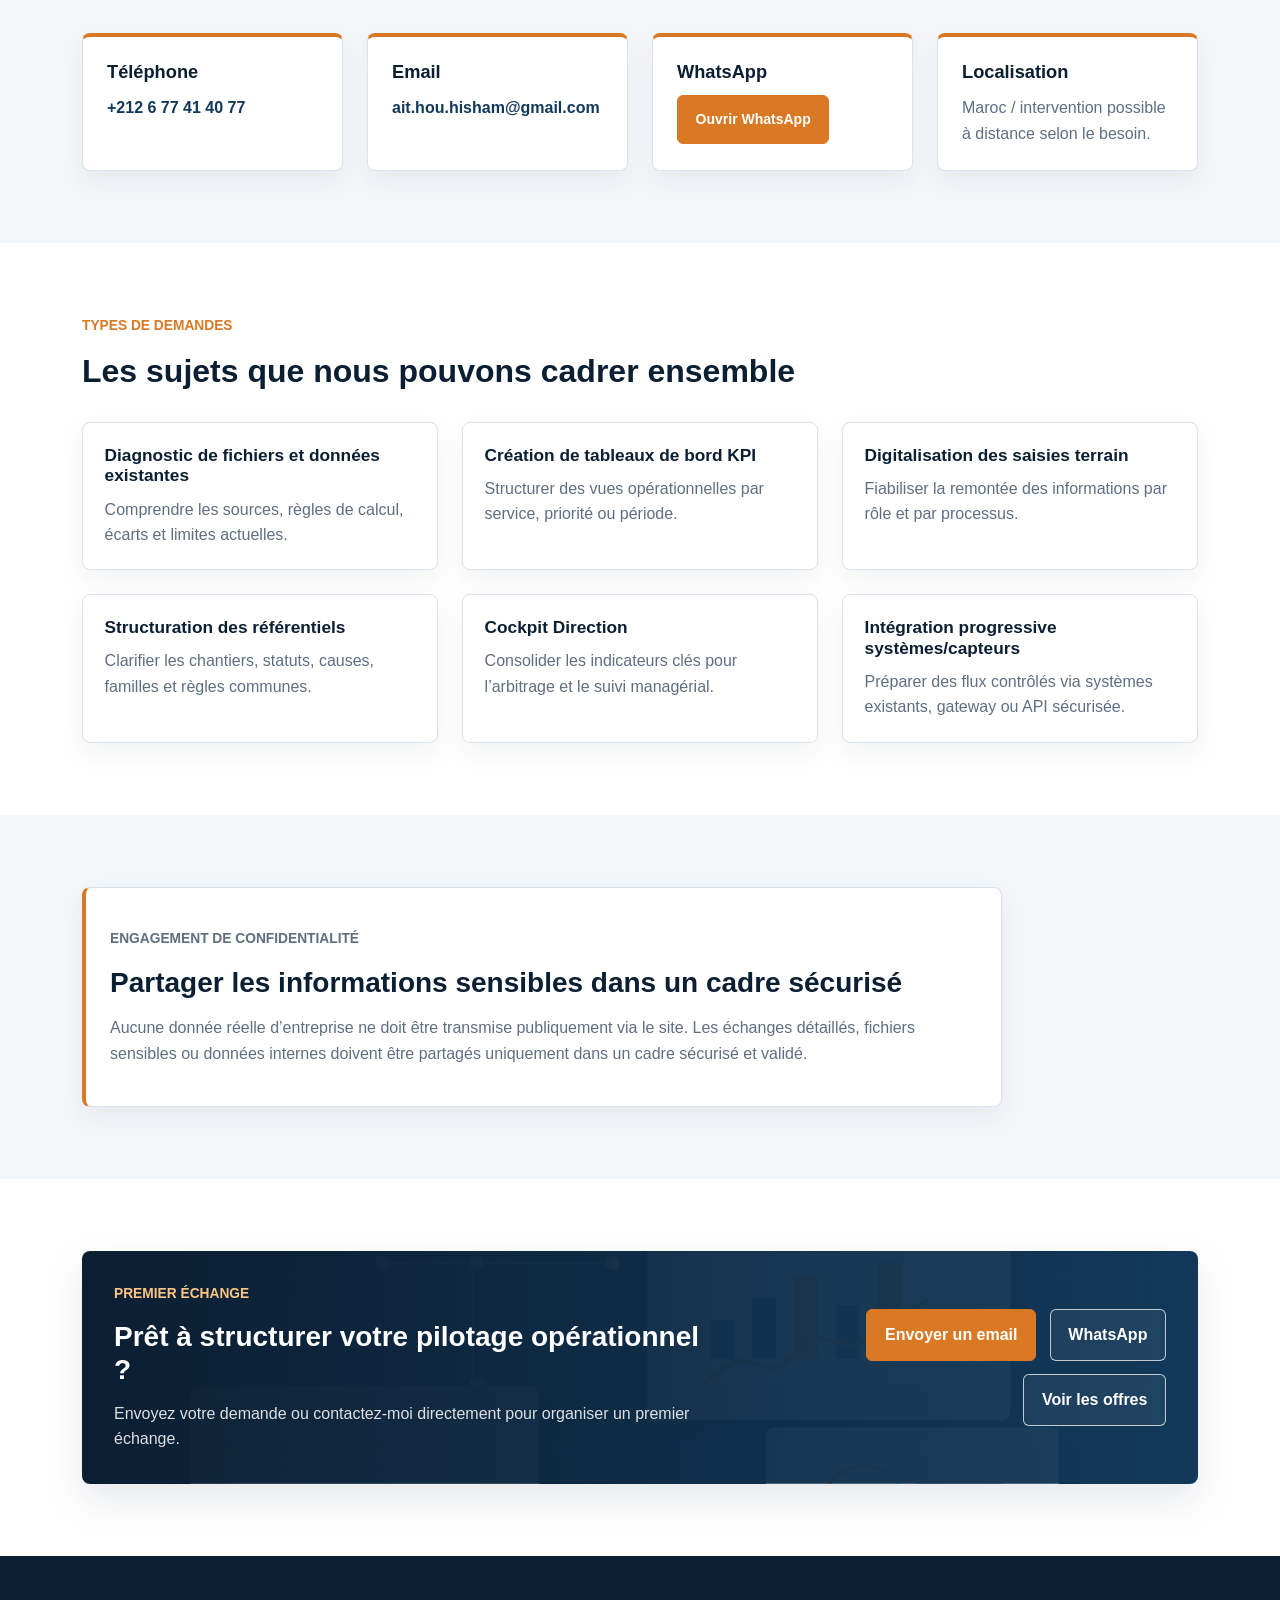
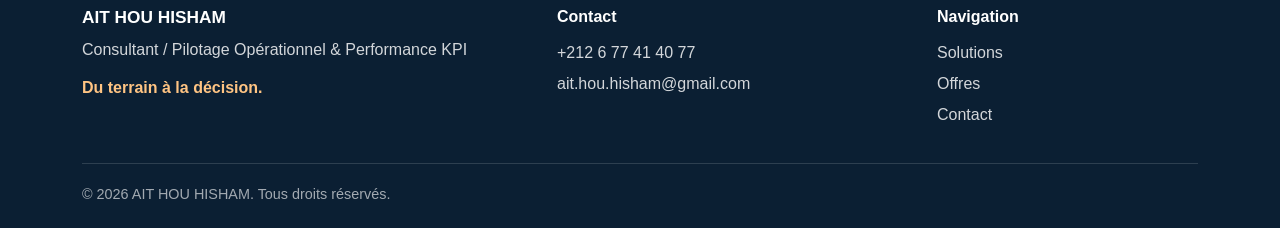
<file: contact.html>
<!doctype html>
<html lang="fr">
<head>
  <meta charset="utf-8">
  <meta name="viewport" content="width=device-width, initial-scale=1">
  <title>Contact | Diagnostic Performance KPI &amp; Digitalisation Industrielle</title>
  <meta name="description" content="Contactez AIT HOU HISHAM pour un diagnostic de vos données terrain, KPI, tableaux de bord, cockpit Direction ou projet de digitalisation industrielle.">
  <link rel="canonical" href="https://hisham-ait-hou.github.io/pilotageKPI/contact.html">
  <meta property="og:title" content="Contact | Diagnostic Performance KPI &amp; Digitalisation Industrielle">
  <meta property="og:description" content="Contactez AIT HOU HISHAM pour un diagnostic de vos données terrain, KPI, tableaux de bord, cockpit Direction ou projet de digitalisation industrielle.">
  <meta property="og:type" content="website">
  <meta property="og:url" content="https://hisham-ait-hou.github.io/pilotageKPI/contact.html">
  <meta property="og:image" content="https://hisham-ait-hou.github.io/pilotageKPI/assets/img/demo/hero-dashboard-mine.png">
  <link href="https://cdn.jsdelivr.net/npm/bootstrap@5.3.3/dist/css/bootstrap.min.css" rel="stylesheet">
  <link rel="stylesheet" href="assets/css/style.css">
</head>
<body class="site-body">
  <a class="skip-link" href="#contenu">Aller au contenu</a>

  <nav class="navbar navbar-expand-xl site-navbar sticky-top" aria-label="Navigation principale">
    <div class="container">
      <a class="navbar-brand" href="index.html" aria-label="pilotageKPI - Accueil">
        <span class="brand-name">pilotageKPI</span>
        <span class="brand-line">Du terrain à la décision.</span>
      </a>
      <button class="navbar-toggler" type="button" data-bs-toggle="collapse" data-bs-target="#mainNavigation" aria-controls="mainNavigation" aria-expanded="false" aria-label="Ouvrir le menu">
        <span class="navbar-toggler-icon"></span>
      </button>
      <div class="collapse navbar-collapse" id="mainNavigation">
        <ul class="navbar-nav ms-auto align-items-lg-center">
          <li class="nav-item"><a class="nav-link" href="index.html" data-nav-link>Accueil</a></li>
          <li class="nav-item"><a class="nav-link" href="solutions.html" data-nav-link>Solutions</a></li>
          <li class="nav-item"><a class="nav-link" href="modules.html" data-nav-link>Modules</a></li>
          <li class="nav-item"><a class="nav-link" href="digitalisation-terrain.html" data-nav-link>Digitalisation terrain</a></li>
          <li class="nav-item"><a class="nav-link" href="capteurs-temps-reel.html" data-nav-link>Capteurs & temps réel</a></li>
          <li class="nav-item"><a class="nav-link" href="offres.html" data-nav-link>Offres</a></li>
          <li class="nav-item"><a class="nav-link" href="methode.html" data-nav-link>Méthode</a></li>
          <li class="nav-item"><a class="nav-link" href="apropos.html" data-nav-link>À propos</a></li>
          <li class="nav-item"><a class="nav-link nav-contact" href="contact.html" data-nav-link>Contact</a></li>
        </ul>
      </div>
    </div>
  </nav>

  <main id="contenu" class="site-main">
    <section class="page-hero">
      <div class="container">
        <p class="section-kicker">Contact</p>
        <h1>Contact & diagnostic</h1>
        <p class="page-intro">
          Discutons de vos données terrain, de vos KPI et de votre démarche de digitalisation opérationnelle.
        </p>
        <p class="page-hero-copy">
          Le meilleur point de départ est un diagnostic clair de vos processus, vos sources de données,
          vos indicateurs prioritaires et vos difficultés de reporting.
        </p>
      </div>
    </section>

    <section class="section-band">
      <div class="container">
        <div class="row g-4 align-items-start">
          <div class="col-lg-5">
            <div class="diagnostic-panel">
              <p class="section-kicker">Demander un diagnostic</p>
              <h2>Préparer un premier échange utile</h2>
              <p>
                Pour préparer un premier échange, vous pouvez préciser les éléments qui permettent de comprendre
                votre contexte opérationnel et vos priorités KPI.
              </p>
              <ul class="compact-list">
                <li>Secteur d’activité.</li>
                <li>Services concernés.</li>
                <li>Type de données disponibles.</li>
                <li>Problèmes actuels.</li>
                <li>Indicateurs prioritaires.</li>
                <li>Objectif recherché.</li>
                <li>Niveau de maturité digitale.</li>
              </ul>
            </div>
          </div>
          <div class="col-lg-7">
            <form class="contact-form" action="mailto:ait.hou.hisham@gmail.com" method="post" enctype="text/plain">
              <div class="form-heading">
                <h2>Votre demande</h2>
                <p>Ce formulaire prépare votre demande. Vous pouvez aussi me contacter directement par email ou WhatsApp.</p>
              </div>
              <div class="row g-3">
                <div class="col-md-6">
                  <label class="form-label" for="nom">Nom complet</label>
                  <input class="form-control" type="text" id="nom" name="Nom complet" autocomplete="name" required>
                </div>
                <div class="col-md-6">
                  <label class="form-label" for="societe">Société</label>
                  <input class="form-control" type="text" id="societe" name="Société" autocomplete="organization">
                </div>
                <div class="col-md-6">
                  <label class="form-label" for="fonction">Fonction</label>
                  <input class="form-control" type="text" id="fonction" name="Fonction" autocomplete="organization-title">
                </div>
                <div class="col-md-6">
                  <label class="form-label" for="email">Email</label>
                  <input class="form-control" type="email" id="email" name="Email" autocomplete="email" required>
                </div>
                <div class="col-md-6">
                  <label class="form-label" for="telephone">Téléphone</label>
                  <input class="form-control" type="tel" id="telephone" name="Téléphone" autocomplete="tel">
                </div>
                <div class="col-md-6">
                  <label class="form-label" for="secteur">Secteur d’activité</label>
                  <input class="form-control" type="text" id="secteur" name="Secteur d'activité">
                </div>
                <div class="col-12">
                  <label class="form-label" for="besoin">Besoin principal</label>
                  <select class="form-select" id="besoin" name="Besoin principal" required>
                    <option value="">Sélectionner un besoin</option>
                    <option>Diagnostic digital & KPI</option>
                    <option>Digitalisation des saisies terrain</option>
                    <option>Dashboards opérationnels</option>
                    <option>Cockpit Direction</option>
                    <option>Connexion systèmes & capteurs</option>
                    <option>Plateforme complète</option>
                  </select>
                </div>
                <div class="col-12">
                  <label class="form-label" for="message">Message</label>
                  <textarea class="form-control" id="message" name="Message" rows="6" placeholder="Décrivez vos données, vos difficultés de reporting, vos KPI prioritaires ou le périmètre concerné."></textarea>
                </div>
              </div>
              <div class="form-actions">
                <button class="btn btn-accent" type="submit">Préparer l’email</button>
                <a class="btn btn-primary-soft" href="mailto:ait.hou.hisham@gmail.com">Envoyer un email direct</a>
              </div>
            </form>
          </div>
        </div>
      </div>
    </section>

    <section class="section-band section-muted">
      <div class="container">
        <div class="section-heading">
          <p class="section-kicker">Contact direct</p>
          <h2>Choisissez le canal le plus simple</h2>
        </div>
        <div class="row g-4">
          <div class="col-md-6 col-xl-3">
            <article class="direct-contact-card">
              <h3>Téléphone</h3>
              <p><a href="tel:+212677414077">+212 6 77 41 40 77</a></p>
            </article>
          </div>
          <div class="col-md-6 col-xl-3">
            <article class="direct-contact-card">
              <h3>Email</h3>
              <p><a href="mailto:ait.hou.hisham@gmail.com">ait.hou.hisham@gmail.com</a></p>
            </article>
          </div>
          <div class="col-md-6 col-xl-3">
            <article class="direct-contact-card">
              <h3>WhatsApp</h3>
              <p><a class="btn btn-accent btn-sm" href="https://wa.me/212677414077" target="_blank" rel="noopener">Ouvrir WhatsApp</a></p>
            </article>
          </div>
          <div class="col-md-6 col-xl-3">
            <article class="direct-contact-card">
              <h3>Localisation</h3>
              <p>Maroc / intervention possible à distance selon le besoin.</p>
            </article>
          </div>
        </div>
      </div>
    </section>

    <section class="section-band">
      <div class="container">
        <div class="section-heading">
          <p class="section-kicker">Types de demandes</p>
          <h2>Les sujets que nous pouvons cadrer ensemble</h2>
        </div>
        <div class="row g-4">
          <div class="col-md-6 col-xl-4">
            <article class="data-card">
              <h3>Diagnostic de fichiers et données existantes</h3>
              <p>Comprendre les sources, règles de calcul, écarts et limites actuelles.</p>
            </article>
          </div>
          <div class="col-md-6 col-xl-4">
            <article class="data-card">
              <h3>Création de tableaux de bord KPI</h3>
              <p>Structurer des vues opérationnelles par service, priorité ou période.</p>
            </article>
          </div>
          <div class="col-md-6 col-xl-4">
            <article class="data-card">
              <h3>Digitalisation des saisies terrain</h3>
              <p>Fiabiliser la remontée des informations par rôle et par processus.</p>
            </article>
          </div>
          <div class="col-md-6 col-xl-4">
            <article class="data-card">
              <h3>Structuration des référentiels</h3>
              <p>Clarifier les chantiers, statuts, causes, familles et règles communes.</p>
            </article>
          </div>
          <div class="col-md-6 col-xl-4">
            <article class="data-card">
              <h3>Cockpit Direction</h3>
              <p>Consolider les indicateurs clés pour l’arbitrage et le suivi managérial.</p>
            </article>
          </div>
          <div class="col-md-6 col-xl-4">
            <article class="data-card">
              <h3>Intégration progressive systèmes/capteurs</h3>
              <p>Préparer des flux contrôlés via systèmes existants, gateway ou API sécurisée.</p>
            </article>
          </div>
        </div>
      </div>
    </section>

    <section class="section-band section-muted">
      <div class="container">
        <div class="confidentiality-panel">
          <p class="section-kicker">Engagement de confidentialité</p>
          <h2>Partager les informations sensibles dans un cadre sécurisé</h2>
          <p>
            Aucune donnée réelle d’entreprise ne doit être transmise publiquement via le site. Les échanges détaillés,
            fichiers sensibles ou données internes doivent être partagés uniquement dans un cadre sécurisé et validé.
          </p>
        </div>
      </div>
    </section>

    <section class="section-band">
      <div class="container">
        <div class="cta-panel">
          <div>
            <p class="section-kicker">Premier échange</p>
            <h2>Prêt à structurer votre pilotage opérationnel ?</h2>
            <p>Envoyez votre demande ou contactez-moi directement pour organiser un premier échange.</p>
          </div>
          <div class="cta-actions">
            <a class="btn btn-accent" href="mailto:ait.hou.hisham@gmail.com">Envoyer un email</a>
            <a class="btn btn-light-outline" href="https://wa.me/212677414077" target="_blank" rel="noopener">WhatsApp</a>
            <a class="btn btn-light-outline" href="offres.html">Voir les offres</a>
          </div>
        </div>
      </div>
    </section>
  </main>

  <footer class="site-footer">
    <div class="container">
      <div class="row gy-4 align-items-start">
        <div class="col-lg-5">
          <p class="footer-name">AIT HOU HISHAM</p>
          <p class="footer-title">Consultant / Pilotage Opérationnel & Performance KPI</p>
          <p class="footer-slogan">Du terrain à la décision.</p>
        </div>
        <div class="col-lg-4">
          <p class="footer-label">Contact</p>
          <ul class="footer-list">
            <li><a href="tel:+212677414077">+212 6 77 41 40 77</a></li>
            <li><a href="mailto:ait.hou.hisham@gmail.com">ait.hou.hisham@gmail.com</a></li>
          </ul>
        </div>
        <div class="col-lg-3">
          <p class="footer-label">Navigation</p>
          <ul class="footer-list">
            <li><a href="solutions.html">Solutions</a></li>
            <li><a href="offres.html">Offres</a></li>
            <li><a href="contact.html">Contact</a></li>
          </ul>
        </div>
      </div>
      <div class="footer-bottom">
        <span>© <span data-current-year></span> AIT HOU HISHAM. Tous droits réservés.</span>
      </div>
    </div>
  </footer>

  <script src="https://cdn.jsdelivr.net/npm/bootstrap@5.3.3/dist/js/bootstrap.bundle.min.js"></script>
  <script src="assets/js/main.js"></script>
</body>
</html>
</file>
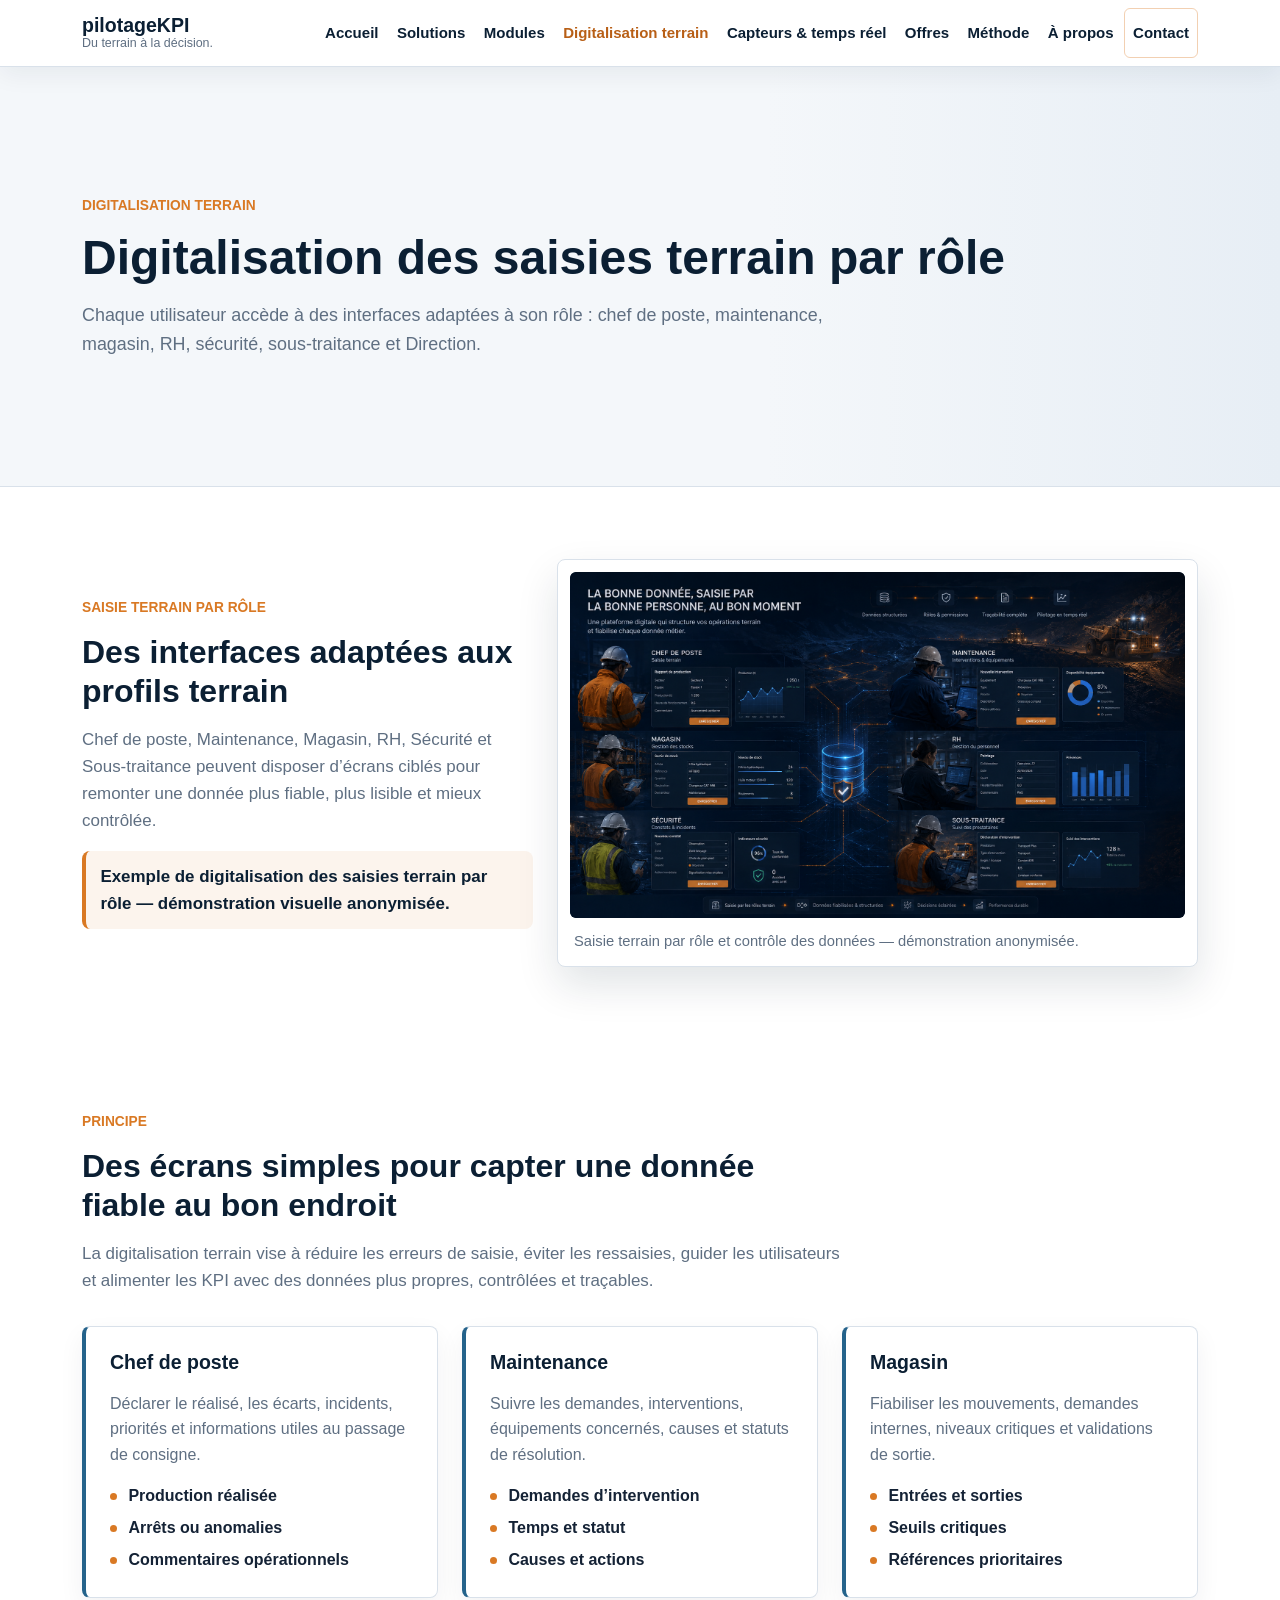
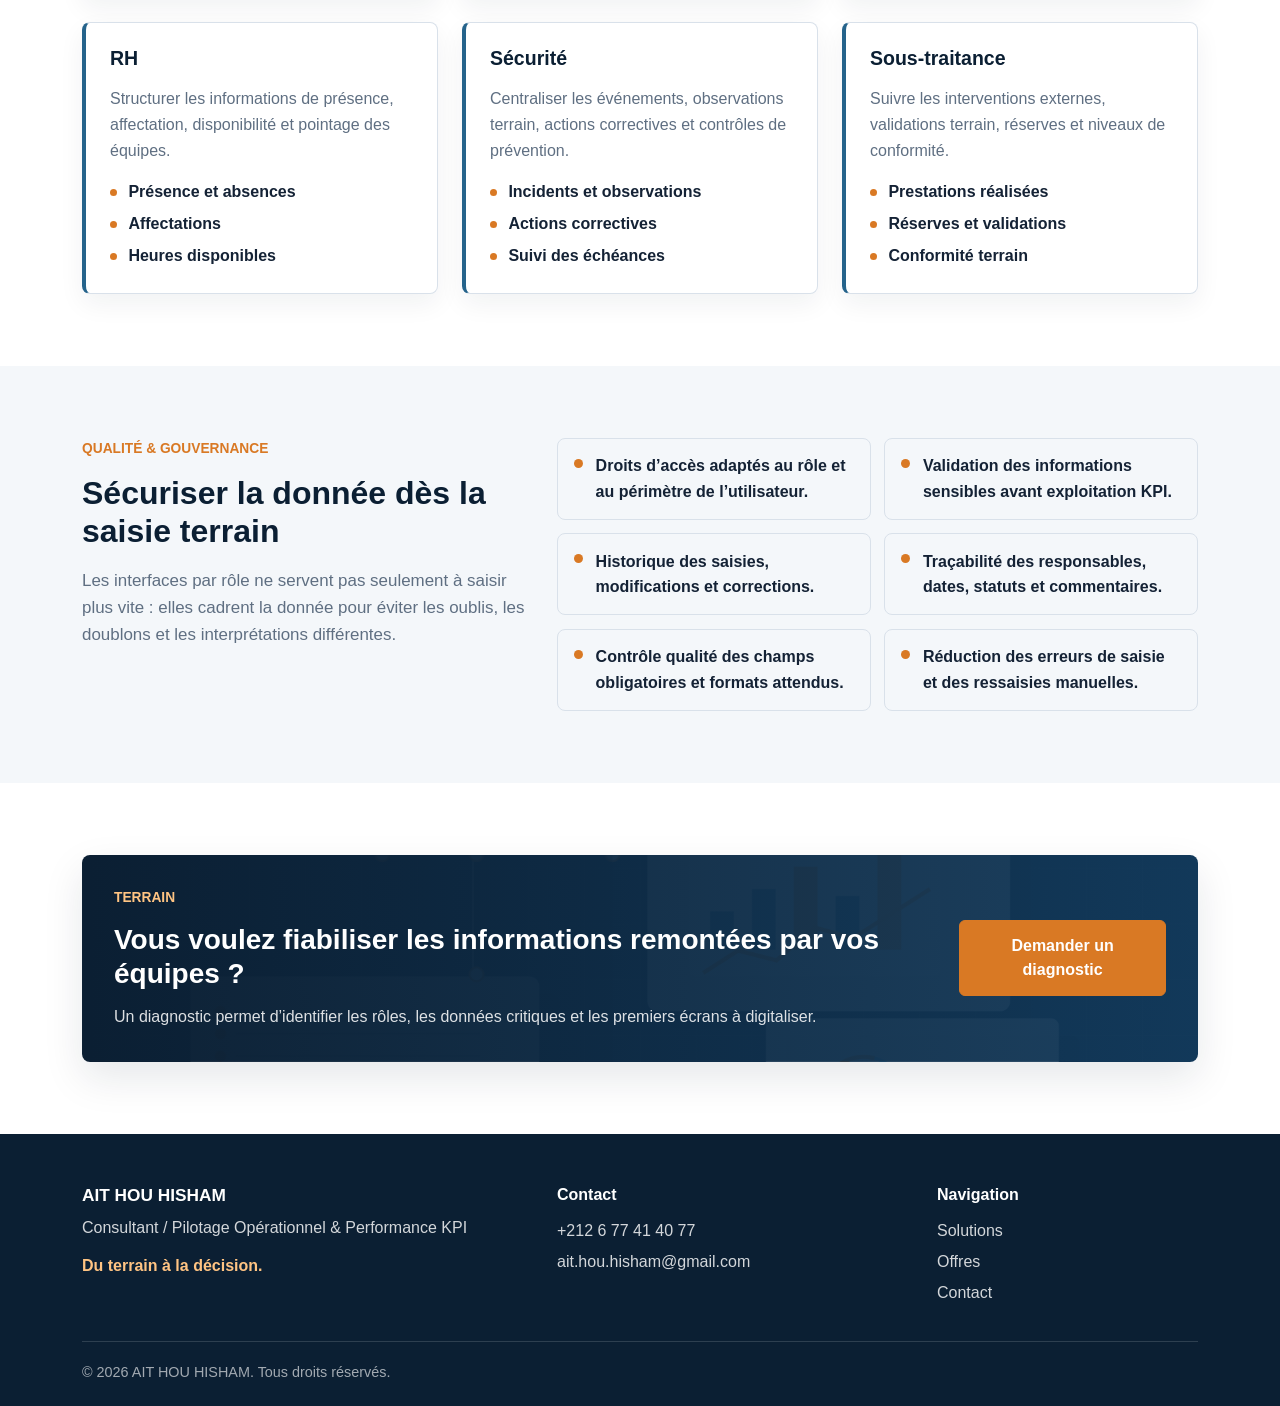
<file: digitalisation-terrain.html>
<!doctype html>
<html lang="fr">
<head>
  <meta charset="utf-8">
  <meta name="viewport" content="width=device-width, initial-scale=1">
  <title>Digitalisation terrain | Saisie par rôle &amp; qualité des données</title>
  <meta name="description" content="Digitalisation des saisies terrain par rôle : chef de poste, maintenance, magasin, RH, sécurité et sous-traitance pour fiabiliser les données opérationnelles.">
  <link rel="canonical" href="https://hisham-ait-hou.github.io/pilotageKPI/digitalisation-terrain.html">
  <meta property="og:title" content="Digitalisation terrain | Saisie par rôle &amp; qualité des données">
  <meta property="og:description" content="Digitalisation des saisies terrain par rôle : chef de poste, maintenance, magasin, RH, sécurité et sous-traitance pour fiabiliser les données opérationnelles.">
  <meta property="og:type" content="website">
  <meta property="og:url" content="https://hisham-ait-hou.github.io/pilotageKPI/digitalisation-terrain.html">
  <meta property="og:image" content="https://hisham-ait-hou.github.io/pilotageKPI/assets/img/demo/hero-dashboard-mine.png">
  <link href="https://cdn.jsdelivr.net/npm/bootstrap@5.3.3/dist/css/bootstrap.min.css" rel="stylesheet">
  <link rel="stylesheet" href="assets/css/style.css">
</head>
<body class="site-body">
  <a class="skip-link" href="#contenu">Aller au contenu</a>

  <nav class="navbar navbar-expand-xl site-navbar sticky-top" aria-label="Navigation principale">
    <div class="container">
      <a class="navbar-brand" href="index.html" aria-label="pilotageKPI - Accueil">
        <span class="brand-name">pilotageKPI</span>
        <span class="brand-line">Du terrain à la décision.</span>
      </a>
      <button class="navbar-toggler" type="button" data-bs-toggle="collapse" data-bs-target="#mainNavigation" aria-controls="mainNavigation" aria-expanded="false" aria-label="Ouvrir le menu">
        <span class="navbar-toggler-icon"></span>
      </button>
      <div class="collapse navbar-collapse" id="mainNavigation">
        <ul class="navbar-nav ms-auto align-items-lg-center">
          <li class="nav-item"><a class="nav-link" href="index.html" data-nav-link>Accueil</a></li>
          <li class="nav-item"><a class="nav-link" href="solutions.html" data-nav-link>Solutions</a></li>
          <li class="nav-item"><a class="nav-link" href="modules.html" data-nav-link>Modules</a></li>
          <li class="nav-item"><a class="nav-link" href="digitalisation-terrain.html" data-nav-link>Digitalisation terrain</a></li>
          <li class="nav-item"><a class="nav-link" href="capteurs-temps-reel.html" data-nav-link>Capteurs & temps réel</a></li>
          <li class="nav-item"><a class="nav-link" href="offres.html" data-nav-link>Offres</a></li>
          <li class="nav-item"><a class="nav-link" href="methode.html" data-nav-link>Méthode</a></li>
          <li class="nav-item"><a class="nav-link" href="apropos.html" data-nav-link>À propos</a></li>
          <li class="nav-item"><a class="nav-link nav-contact" href="contact.html" data-nav-link>Contact</a></li>
        </ul>
      </div>
    </div>
  </nav>

  <main id="contenu" class="site-main">
    <section class="page-hero">
      <div class="container">
        <p class="section-kicker">Digitalisation terrain</p>
        <h1>Digitalisation des saisies terrain par rôle</h1>
        <p class="page-intro">
          Chaque utilisateur accède à des interfaces adaptées à son rôle : chef de poste, maintenance, magasin,
          RH, sécurité, sous-traitance et Direction.
        </p>
      </div>
    </section>

    <section class="demo-visual-section">
      <div class="container">
        <div class="row g-4 align-items-center">
          <div class="col-lg-5">
            <div class="demo-text-block">
              <p class="section-kicker">Saisie terrain par rôle</p>
              <h2>Des interfaces adaptées aux profils terrain</h2>
              <p>
                Chef de poste, Maintenance, Magasin, RH, Sécurité et Sous-traitance peuvent disposer d’écrans ciblés
                pour remonter une donnée plus fiable, plus lisible et mieux contrôlée.
              </p>
              <p class="demo-note">Exemple de digitalisation des saisies terrain par rôle — démonstration visuelle anonymisée.</p>
            </div>
          </div>
          <div class="col-lg-7">
            <figure class="demo-visual-card">
              <div class="demo-visual-frame">
                <img class="img-fluid demo-visual-img" src="assets/img/demo/role-based-data-platform.png" width="1672" height="941" alt="Saisie terrain par rôle dans une plateforme industrielle — démonstration anonymisée" loading="lazy">
              </div>
              <figcaption class="demo-caption">Saisie terrain par rôle et contrôle des données — démonstration anonymisée.</figcaption>
            </figure>
          </div>
        </div>
      </div>
    </section>

    <section class="section-band">
      <div class="container">
        <div class="section-heading">
          <p class="section-kicker">Principe</p>
          <h2>Des écrans simples pour capter une donnée fiable au bon endroit</h2>
          <p>
            La digitalisation terrain vise à réduire les erreurs de saisie, éviter les ressaisies, guider les utilisateurs
            et alimenter les KPI avec des données plus propres, contrôlées et traçables.
          </p>
        </div>
        <div class="row g-4">
          <div class="col-md-6 col-xl-4">
            <article class="role-card">
              <h3>Chef de poste</h3>
              <p>Déclarer le réalisé, les écarts, incidents, priorités et informations utiles au passage de consigne.</p>
              <ul class="compact-list">
                <li>Production réalisée</li>
                <li>Arrêts ou anomalies</li>
                <li>Commentaires opérationnels</li>
              </ul>
            </article>
          </div>
          <div class="col-md-6 col-xl-4">
            <article class="role-card">
              <h3>Maintenance</h3>
              <p>Suivre les demandes, interventions, équipements concernés, causes et statuts de résolution.</p>
              <ul class="compact-list">
                <li>Demandes d’intervention</li>
                <li>Temps et statut</li>
                <li>Causes et actions</li>
              </ul>
            </article>
          </div>
          <div class="col-md-6 col-xl-4">
            <article class="role-card">
              <h3>Magasin</h3>
              <p>Fiabiliser les mouvements, demandes internes, niveaux critiques et validations de sortie.</p>
              <ul class="compact-list">
                <li>Entrées et sorties</li>
                <li>Seuils critiques</li>
                <li>Références prioritaires</li>
              </ul>
            </article>
          </div>
          <div class="col-md-6 col-xl-4">
            <article class="role-card">
              <h3>RH</h3>
              <p>Structurer les informations de présence, affectation, disponibilité et pointage des équipes.</p>
              <ul class="compact-list">
                <li>Présence et absences</li>
                <li>Affectations</li>
                <li>Heures disponibles</li>
              </ul>
            </article>
          </div>
          <div class="col-md-6 col-xl-4">
            <article class="role-card">
              <h3>Sécurité</h3>
              <p>Centraliser les événements, observations terrain, actions correctives et contrôles de prévention.</p>
              <ul class="compact-list">
                <li>Incidents et observations</li>
                <li>Actions correctives</li>
                <li>Suivi des échéances</li>
              </ul>
            </article>
          </div>
          <div class="col-md-6 col-xl-4">
            <article class="role-card">
              <h3>Sous-traitance</h3>
              <p>Suivre les interventions externes, validations terrain, réserves et niveaux de conformité.</p>
              <ul class="compact-list">
                <li>Prestations réalisées</li>
                <li>Réserves et validations</li>
                <li>Conformité terrain</li>
              </ul>
            </article>
          </div>
        </div>
      </div>
    </section>

    <section class="section-band section-muted">
      <div class="container">
        <div class="row g-4 align-items-start">
          <div class="col-lg-5">
            <div class="section-heading mb-lg-0">
              <p class="section-kicker">Qualité & gouvernance</p>
              <h2>Sécuriser la donnée dès la saisie terrain</h2>
              <p>
                Les interfaces par rôle ne servent pas seulement à saisir plus vite : elles cadrent la donnée pour éviter
                les oublis, les doublons et les interprétations différentes.
              </p>
            </div>
          </div>
          <div class="col-lg-7">
            <ul class="value-list">
              <li>Droits d’accès adaptés au rôle et au périmètre de l’utilisateur.</li>
              <li>Validation des informations sensibles avant exploitation KPI.</li>
              <li>Historique des saisies, modifications et corrections.</li>
              <li>Traçabilité des responsables, dates, statuts et commentaires.</li>
              <li>Contrôle qualité des champs obligatoires et formats attendus.</li>
              <li>Réduction des erreurs de saisie et des ressaisies manuelles.</li>
            </ul>
          </div>
        </div>
      </div>
    </section>

    <section class="section-band">
      <div class="container">
        <div class="cta-panel">
          <div>
            <p class="section-kicker">Terrain</p>
            <h2>Vous voulez fiabiliser les informations remontées par vos équipes ?</h2>
            <p>Un diagnostic permet d’identifier les rôles, les données critiques et les premiers écrans à digitaliser.</p>
          </div>
          <a class="btn btn-accent" href="contact.html">Demander un diagnostic</a>
        </div>
      </div>
    </section>
  </main>

  <footer class="site-footer">
    <div class="container">
      <div class="row gy-4 align-items-start">
        <div class="col-lg-5">
          <p class="footer-name">AIT HOU HISHAM</p>
          <p class="footer-title">Consultant / Pilotage Opérationnel & Performance KPI</p>
          <p class="footer-slogan">Du terrain à la décision.</p>
        </div>
        <div class="col-lg-4">
          <p class="footer-label">Contact</p>
          <ul class="footer-list">
            <li><a href="tel:+212677414077">+212 6 77 41 40 77</a></li>
            <li><a href="mailto:ait.hou.hisham@gmail.com">ait.hou.hisham@gmail.com</a></li>
          </ul>
        </div>
        <div class="col-lg-3">
          <p class="footer-label">Navigation</p>
          <ul class="footer-list">
            <li><a href="solutions.html">Solutions</a></li>
            <li><a href="offres.html">Offres</a></li>
            <li><a href="contact.html">Contact</a></li>
          </ul>
        </div>
      </div>
      <div class="footer-bottom">
        <span>© <span data-current-year></span> AIT HOU HISHAM. Tous droits réservés.</span>
      </div>
    </div>
  </footer>

  <script src="https://cdn.jsdelivr.net/npm/bootstrap@5.3.3/dist/js/bootstrap.bundle.min.js"></script>
  <script src="assets/js/main.js"></script>
</body>
</html>
</file>
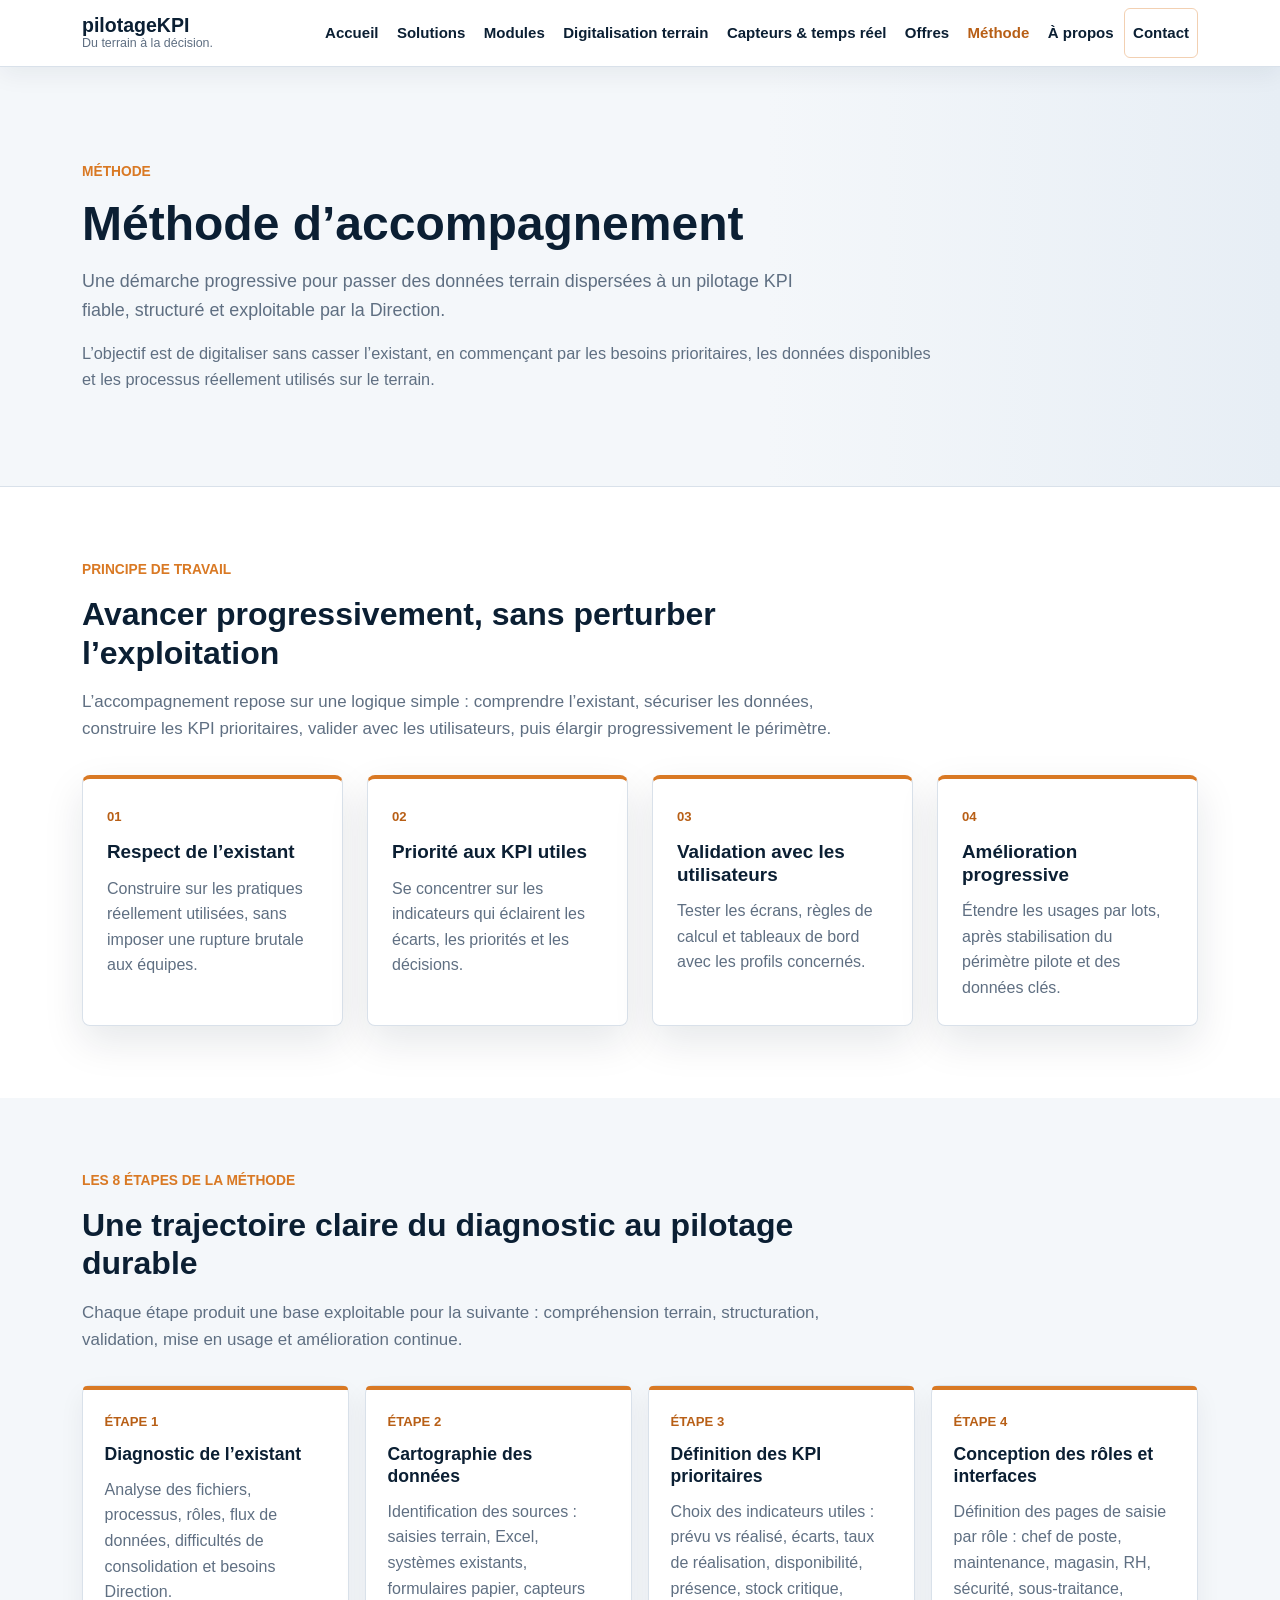
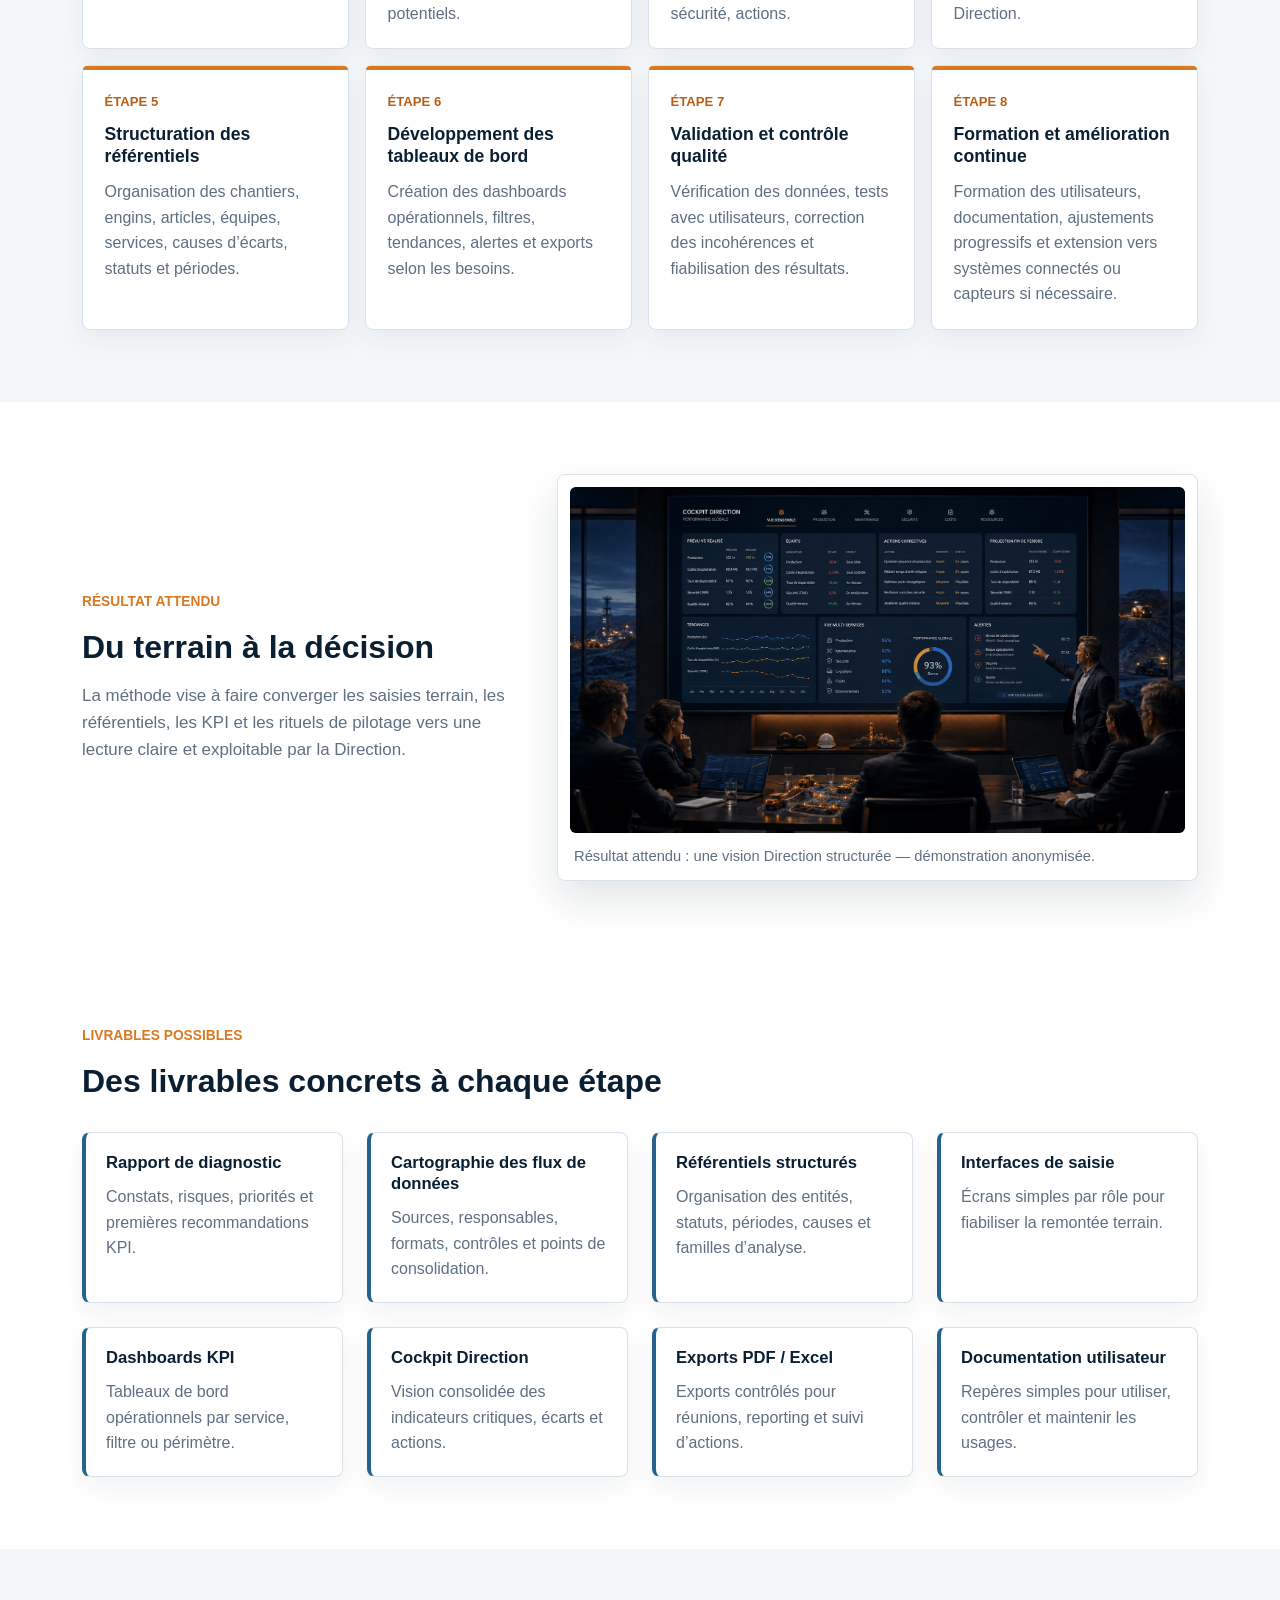
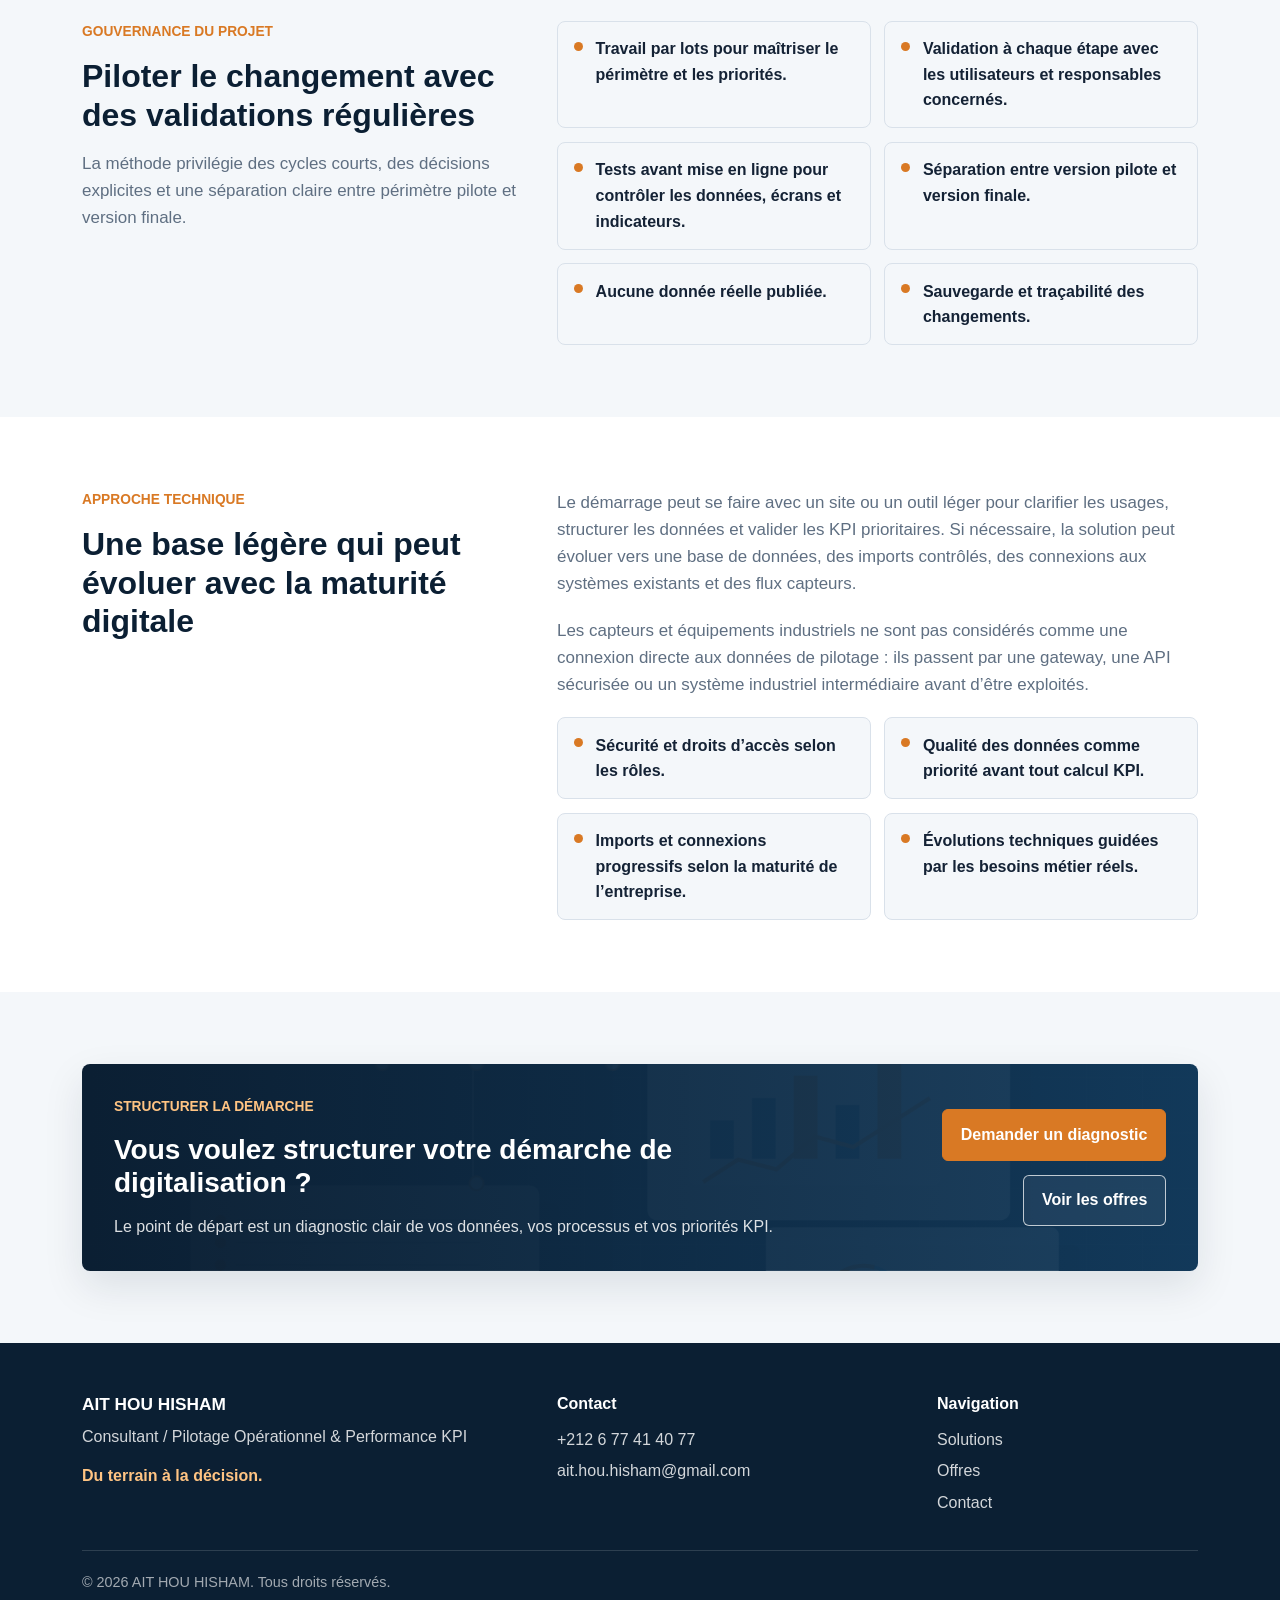
<file: methode.html>
<!doctype html>
<html lang="fr">
<head>
  <meta charset="utf-8">
  <meta name="viewport" content="width=device-width, initial-scale=1">
  <title>Méthode | Accompagnement digitalisation KPI industriel</title>
  <meta name="description" content="Méthode d’accompagnement progressive pour analyser l’existant, cartographier les données, définir les KPI, développer les dashboards et former les utilisateurs.">
  <link rel="canonical" href="https://hisham-ait-hou.github.io/pilotageKPI/methode.html">
  <meta property="og:title" content="Méthode | Accompagnement digitalisation KPI industriel">
  <meta property="og:description" content="Méthode d’accompagnement progressive pour analyser l’existant, cartographier les données, définir les KPI, développer les dashboards et former les utilisateurs.">
  <meta property="og:type" content="website">
  <meta property="og:url" content="https://hisham-ait-hou.github.io/pilotageKPI/methode.html">
  <meta property="og:image" content="https://hisham-ait-hou.github.io/pilotageKPI/assets/img/demo/hero-dashboard-mine.png">
  <link href="https://cdn.jsdelivr.net/npm/bootstrap@5.3.3/dist/css/bootstrap.min.css" rel="stylesheet">
  <link rel="stylesheet" href="assets/css/style.css">
</head>
<body class="site-body">
  <a class="skip-link" href="#contenu">Aller au contenu</a>

  <nav class="navbar navbar-expand-xl site-navbar sticky-top" aria-label="Navigation principale">
    <div class="container">
      <a class="navbar-brand" href="index.html" aria-label="pilotageKPI - Accueil">
        <span class="brand-name">pilotageKPI</span>
        <span class="brand-line">Du terrain à la décision.</span>
      </a>
      <button class="navbar-toggler" type="button" data-bs-toggle="collapse" data-bs-target="#mainNavigation" aria-controls="mainNavigation" aria-expanded="false" aria-label="Ouvrir le menu">
        <span class="navbar-toggler-icon"></span>
      </button>
      <div class="collapse navbar-collapse" id="mainNavigation">
        <ul class="navbar-nav ms-auto align-items-lg-center">
          <li class="nav-item"><a class="nav-link" href="index.html" data-nav-link>Accueil</a></li>
          <li class="nav-item"><a class="nav-link" href="solutions.html" data-nav-link>Solutions</a></li>
          <li class="nav-item"><a class="nav-link" href="modules.html" data-nav-link>Modules</a></li>
          <li class="nav-item"><a class="nav-link" href="digitalisation-terrain.html" data-nav-link>Digitalisation terrain</a></li>
          <li class="nav-item"><a class="nav-link" href="capteurs-temps-reel.html" data-nav-link>Capteurs & temps réel</a></li>
          <li class="nav-item"><a class="nav-link" href="offres.html" data-nav-link>Offres</a></li>
          <li class="nav-item"><a class="nav-link" href="methode.html" data-nav-link>Méthode</a></li>
          <li class="nav-item"><a class="nav-link" href="apropos.html" data-nav-link>À propos</a></li>
          <li class="nav-item"><a class="nav-link nav-contact" href="contact.html" data-nav-link>Contact</a></li>
        </ul>
      </div>
    </div>
  </nav>

  <main id="contenu" class="site-main">
    <section class="page-hero">
      <div class="container">
        <p class="section-kicker">Méthode</p>
        <h1>Méthode d’accompagnement</h1>
        <p class="page-intro">
          Une démarche progressive pour passer des données terrain dispersées à un pilotage KPI fiable,
          structuré et exploitable par la Direction.
        </p>
        <p class="page-hero-copy">
          L’objectif est de digitaliser sans casser l’existant, en commençant par les besoins prioritaires,
          les données disponibles et les processus réellement utilisés sur le terrain.
        </p>
      </div>
    </section>

    <section class="section-band">
      <div class="container">
        <div class="section-heading">
          <p class="section-kicker">Principe de travail</p>
          <h2>Avancer progressivement, sans perturber l’exploitation</h2>
          <p>
            L’accompagnement repose sur une logique simple : comprendre l’existant, sécuriser les données,
            construire les KPI prioritaires, valider avec les utilisateurs, puis élargir progressivement le périmètre.
          </p>
        </div>
        <div class="row g-4">
          <div class="col-md-6 col-xl-3">
            <article class="feature-card">
              <span class="card-index">01</span>
              <h3>Respect de l’existant</h3>
              <p>Construire sur les pratiques réellement utilisées, sans imposer une rupture brutale aux équipes.</p>
            </article>
          </div>
          <div class="col-md-6 col-xl-3">
            <article class="feature-card">
              <span class="card-index">02</span>
              <h3>Priorité aux KPI utiles</h3>
              <p>Se concentrer sur les indicateurs qui éclairent les écarts, les priorités et les décisions.</p>
            </article>
          </div>
          <div class="col-md-6 col-xl-3">
            <article class="feature-card">
              <span class="card-index">03</span>
              <h3>Validation avec les utilisateurs</h3>
              <p>Tester les écrans, règles de calcul et tableaux de bord avec les profils concernés.</p>
            </article>
          </div>
          <div class="col-md-6 col-xl-3">
            <article class="feature-card">
              <span class="card-index">04</span>
              <h3>Amélioration progressive</h3>
              <p>Étendre les usages par lots, après stabilisation du périmètre pilote et des données clés.</p>
            </article>
          </div>
        </div>
      </div>
    </section>

    <section class="section-band section-muted">
      <div class="container">
        <div class="section-heading">
          <p class="section-kicker">Les 8 étapes de la méthode</p>
          <h2>Une trajectoire claire du diagnostic au pilotage durable</h2>
          <p>
            Chaque étape produit une base exploitable pour la suivante : compréhension terrain, structuration,
            validation, mise en usage et amélioration continue.
          </p>
        </div>
        <div class="method-grid">
          <article class="method-step">
            <span>Étape 1</span>
            <h3>Diagnostic de l’existant</h3>
            <p>Analyse des fichiers, processus, rôles, flux de données, difficultés de consolidation et besoins Direction.</p>
          </article>
          <article class="method-step">
            <span>Étape 2</span>
            <h3>Cartographie des données</h3>
            <p>Identification des sources : saisies terrain, Excel, systèmes existants, formulaires papier, capteurs potentiels.</p>
          </article>
          <article class="method-step">
            <span>Étape 3</span>
            <h3>Définition des KPI prioritaires</h3>
            <p>Choix des indicateurs utiles : prévu vs réalisé, écarts, taux de réalisation, disponibilité, présence, stock critique, sécurité, actions.</p>
          </article>
          <article class="method-step">
            <span>Étape 4</span>
            <h3>Conception des rôles et interfaces</h3>
            <p>Définition des pages de saisie par rôle : chef de poste, maintenance, magasin, RH, sécurité, sous-traitance, Direction.</p>
          </article>
          <article class="method-step">
            <span>Étape 5</span>
            <h3>Structuration des référentiels</h3>
            <p>Organisation des chantiers, engins, articles, équipes, services, causes d’écarts, statuts et périodes.</p>
          </article>
          <article class="method-step">
            <span>Étape 6</span>
            <h3>Développement des tableaux de bord</h3>
            <p>Création des dashboards opérationnels, filtres, tendances, alertes et exports selon les besoins.</p>
          </article>
          <article class="method-step">
            <span>Étape 7</span>
            <h3>Validation et contrôle qualité</h3>
            <p>Vérification des données, tests avec utilisateurs, correction des incohérences et fiabilisation des résultats.</p>
          </article>
          <article class="method-step">
            <span>Étape 8</span>
            <h3>Formation et amélioration continue</h3>
            <p>Formation des utilisateurs, documentation, ajustements progressifs et extension vers systèmes connectés ou capteurs si nécessaire.</p>
          </article>
        </div>
      </div>
    </section>

    <section class="demo-visual-section">
      <div class="container">
        <div class="row g-4 align-items-center">
          <div class="col-lg-5">
            <div class="demo-text-block">
              <p class="section-kicker">Résultat attendu</p>
              <h2>Du terrain à la décision</h2>
              <p>
                La méthode vise à faire converger les saisies terrain, les référentiels, les KPI et les rituels de pilotage
                vers une lecture claire et exploitable par la Direction.
              </p>
            </div>
          </div>
          <div class="col-lg-7">
            <figure class="demo-visual-card">
              <div class="demo-visual-frame">
                <img class="img-fluid demo-visual-img" src="assets/img/demo/cockpit-direction-boardroom.png" width="1672" height="941" alt="Réunion de cockpit Direction et pilotage de la performance — démonstration anonymisée" loading="lazy">
              </div>
              <figcaption class="demo-caption">Résultat attendu : une vision Direction structurée — démonstration anonymisée.</figcaption>
            </figure>
          </div>
        </div>
      </div>
    </section>

    <section class="section-band">
      <div class="container">
        <div class="section-heading">
          <p class="section-kicker">Livrables possibles</p>
          <h2>Des livrables concrets à chaque étape</h2>
        </div>
        <div class="row g-4">
          <div class="col-sm-6 col-lg-3">
            <article class="deliverable-card">
              <h3>Rapport de diagnostic</h3>
              <p>Constats, risques, priorités et premières recommandations KPI.</p>
            </article>
          </div>
          <div class="col-sm-6 col-lg-3">
            <article class="deliverable-card">
              <h3>Cartographie des flux de données</h3>
              <p>Sources, responsables, formats, contrôles et points de consolidation.</p>
            </article>
          </div>
          <div class="col-sm-6 col-lg-3">
            <article class="deliverable-card">
              <h3>Référentiels structurés</h3>
              <p>Organisation des entités, statuts, périodes, causes et familles d’analyse.</p>
            </article>
          </div>
          <div class="col-sm-6 col-lg-3">
            <article class="deliverable-card">
              <h3>Interfaces de saisie</h3>
              <p>Écrans simples par rôle pour fiabiliser la remontée terrain.</p>
            </article>
          </div>
          <div class="col-sm-6 col-lg-3">
            <article class="deliverable-card">
              <h3>Dashboards KPI</h3>
              <p>Tableaux de bord opérationnels par service, filtre ou périmètre.</p>
            </article>
          </div>
          <div class="col-sm-6 col-lg-3">
            <article class="deliverable-card">
              <h3>Cockpit Direction</h3>
              <p>Vision consolidée des indicateurs critiques, écarts et actions.</p>
            </article>
          </div>
          <div class="col-sm-6 col-lg-3">
            <article class="deliverable-card">
              <h3>Exports PDF / Excel</h3>
              <p>Exports contrôlés pour réunions, reporting et suivi d’actions.</p>
            </article>
          </div>
          <div class="col-sm-6 col-lg-3">
            <article class="deliverable-card">
              <h3>Documentation utilisateur</h3>
              <p>Repères simples pour utiliser, contrôler et maintenir les usages.</p>
            </article>
          </div>
        </div>
      </div>
    </section>

    <section class="section-band section-muted">
      <div class="container">
        <div class="row g-4 align-items-start">
          <div class="col-lg-5">
            <div class="section-heading mb-lg-0">
              <p class="section-kicker">Gouvernance du projet</p>
              <h2>Piloter le changement avec des validations régulières</h2>
              <p>
                La méthode privilégie des cycles courts, des décisions explicites et une séparation claire entre
                périmètre pilote et version finale.
              </p>
            </div>
          </div>
          <div class="col-lg-7">
            <ul class="value-list">
              <li>Travail par lots pour maîtriser le périmètre et les priorités.</li>
              <li>Validation à chaque étape avec les utilisateurs et responsables concernés.</li>
              <li>Tests avant mise en ligne pour contrôler les données, écrans et indicateurs.</li>
              <li>Séparation entre version pilote et version finale.</li>
              <li>Aucune donnée réelle publiée.</li>
              <li>Sauvegarde et traçabilité des changements.</li>
            </ul>
          </div>
        </div>
      </div>
    </section>

    <section class="section-band">
      <div class="container">
        <div class="row g-4 align-items-start">
          <div class="col-lg-5">
            <div class="section-heading mb-lg-0">
              <p class="section-kicker">Approche technique</p>
              <h2>Une base légère qui peut évoluer avec la maturité digitale</h2>
            </div>
          </div>
          <div class="col-lg-7">
            <p class="large-copy">
              Le démarrage peut se faire avec un site ou un outil léger pour clarifier les usages, structurer les données
              et valider les KPI prioritaires. Si nécessaire, la solution peut évoluer vers une base de données, des imports
              contrôlés, des connexions aux systèmes existants et des flux capteurs.
            </p>
            <p class="large-copy">
              Les capteurs et équipements industriels ne sont pas considérés comme une connexion directe aux données de pilotage :
              ils passent par une gateway, une API sécurisée ou un système industriel intermédiaire avant d’être exploités.
            </p>
            <ul class="value-list">
              <li>Sécurité et droits d’accès selon les rôles.</li>
              <li>Qualité des données comme priorité avant tout calcul KPI.</li>
              <li>Imports et connexions progressifs selon la maturité de l’entreprise.</li>
              <li>Évolutions techniques guidées par les besoins métier réels.</li>
            </ul>
          </div>
        </div>
      </div>
    </section>

    <section class="section-band section-muted">
      <div class="container">
        <div class="cta-panel">
          <div>
            <p class="section-kicker">Structurer la démarche</p>
            <h2>Vous voulez structurer votre démarche de digitalisation ?</h2>
            <p>Le point de départ est un diagnostic clair de vos données, vos processus et vos priorités KPI.</p>
          </div>
          <div class="cta-actions">
            <a class="btn btn-accent" href="contact.html">Demander un diagnostic</a>
            <a class="btn btn-light-outline" href="offres.html">Voir les offres</a>
          </div>
        </div>
      </div>
    </section>
  </main>

  <footer class="site-footer">
    <div class="container">
      <div class="row gy-4 align-items-start">
        <div class="col-lg-5">
          <p class="footer-name">AIT HOU HISHAM</p>
          <p class="footer-title">Consultant / Pilotage Opérationnel & Performance KPI</p>
          <p class="footer-slogan">Du terrain à la décision.</p>
        </div>
        <div class="col-lg-4">
          <p class="footer-label">Contact</p>
          <ul class="footer-list">
            <li><a href="tel:+212677414077">+212 6 77 41 40 77</a></li>
            <li><a href="mailto:ait.hou.hisham@gmail.com">ait.hou.hisham@gmail.com</a></li>
          </ul>
        </div>
        <div class="col-lg-3">
          <p class="footer-label">Navigation</p>
          <ul class="footer-list">
            <li><a href="solutions.html">Solutions</a></li>
            <li><a href="offres.html">Offres</a></li>
            <li><a href="contact.html">Contact</a></li>
          </ul>
        </div>
      </div>
      <div class="footer-bottom">
        <span>© <span data-current-year></span> AIT HOU HISHAM. Tous droits réservés.</span>
      </div>
    </div>
  </footer>

  <script src="https://cdn.jsdelivr.net/npm/bootstrap@5.3.3/dist/js/bootstrap.bundle.min.js"></script>
  <script src="assets/js/main.js"></script>
</body>
</html>
</file>
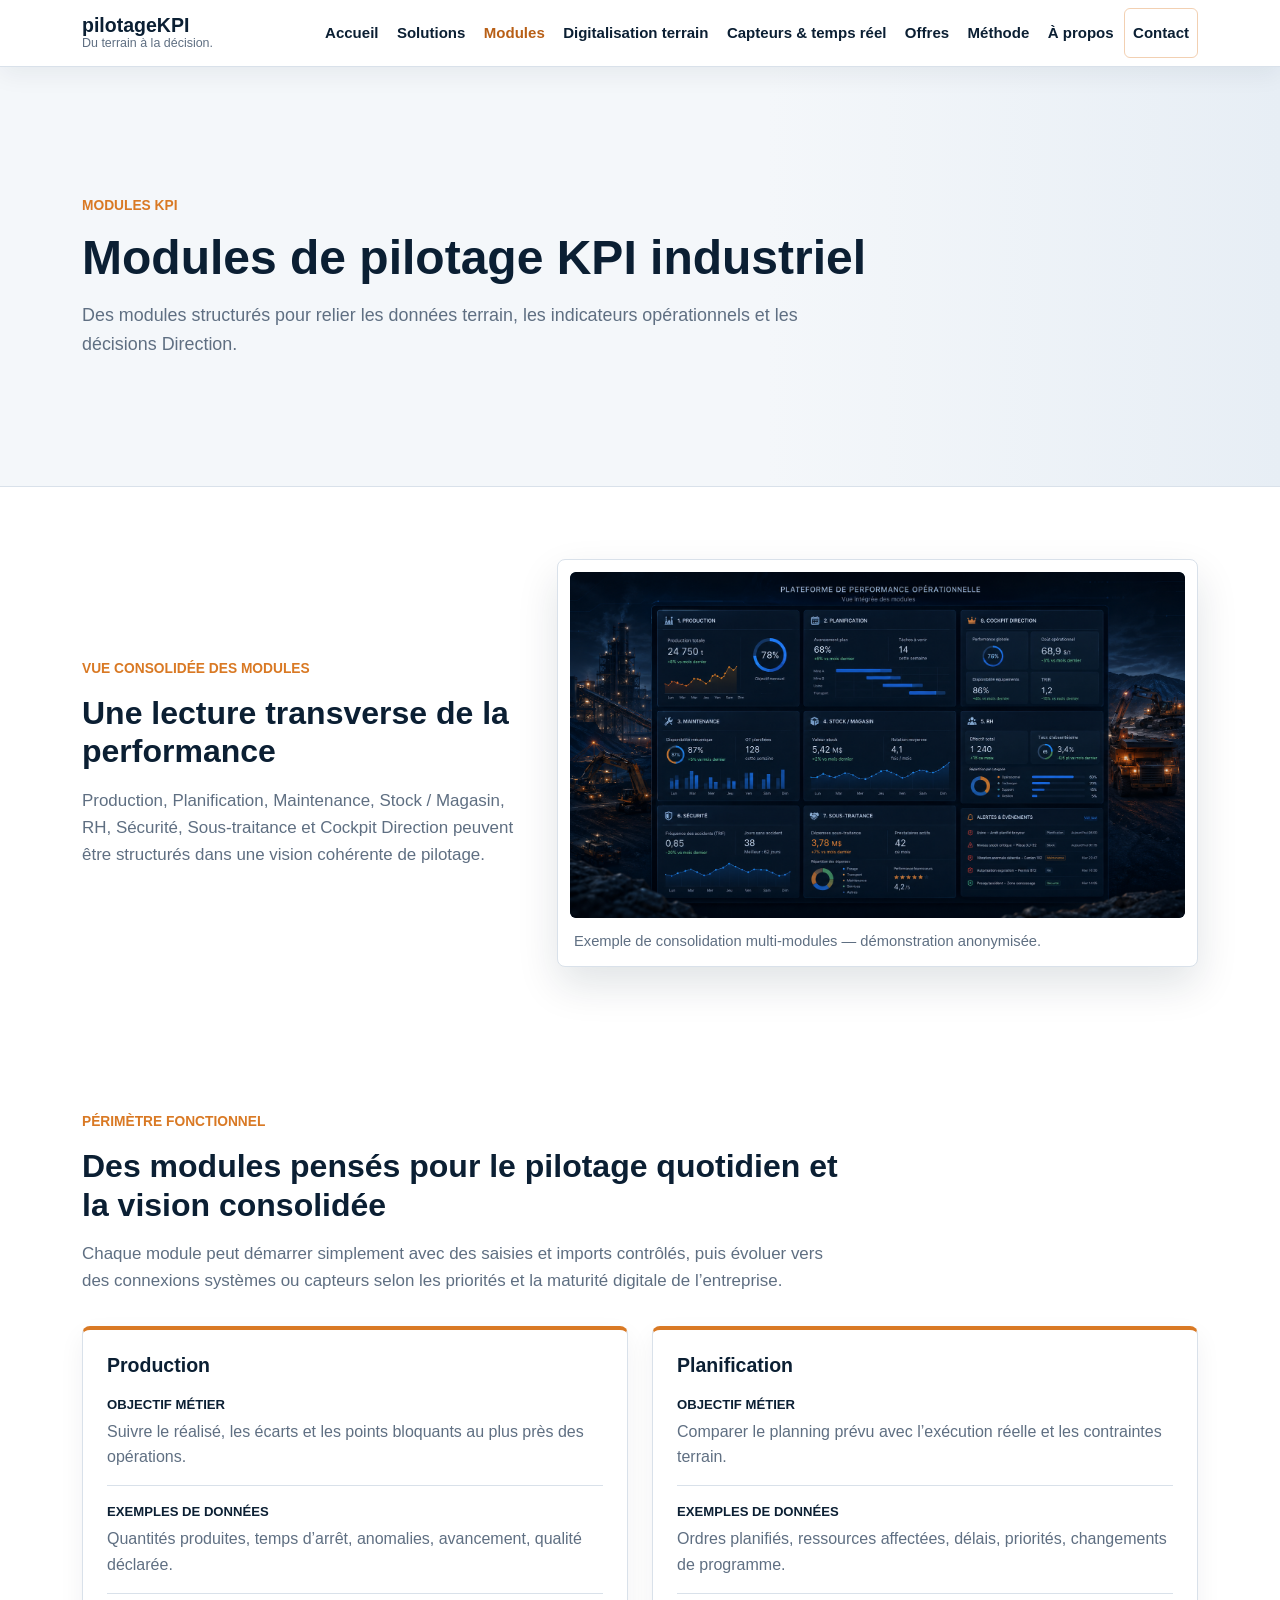
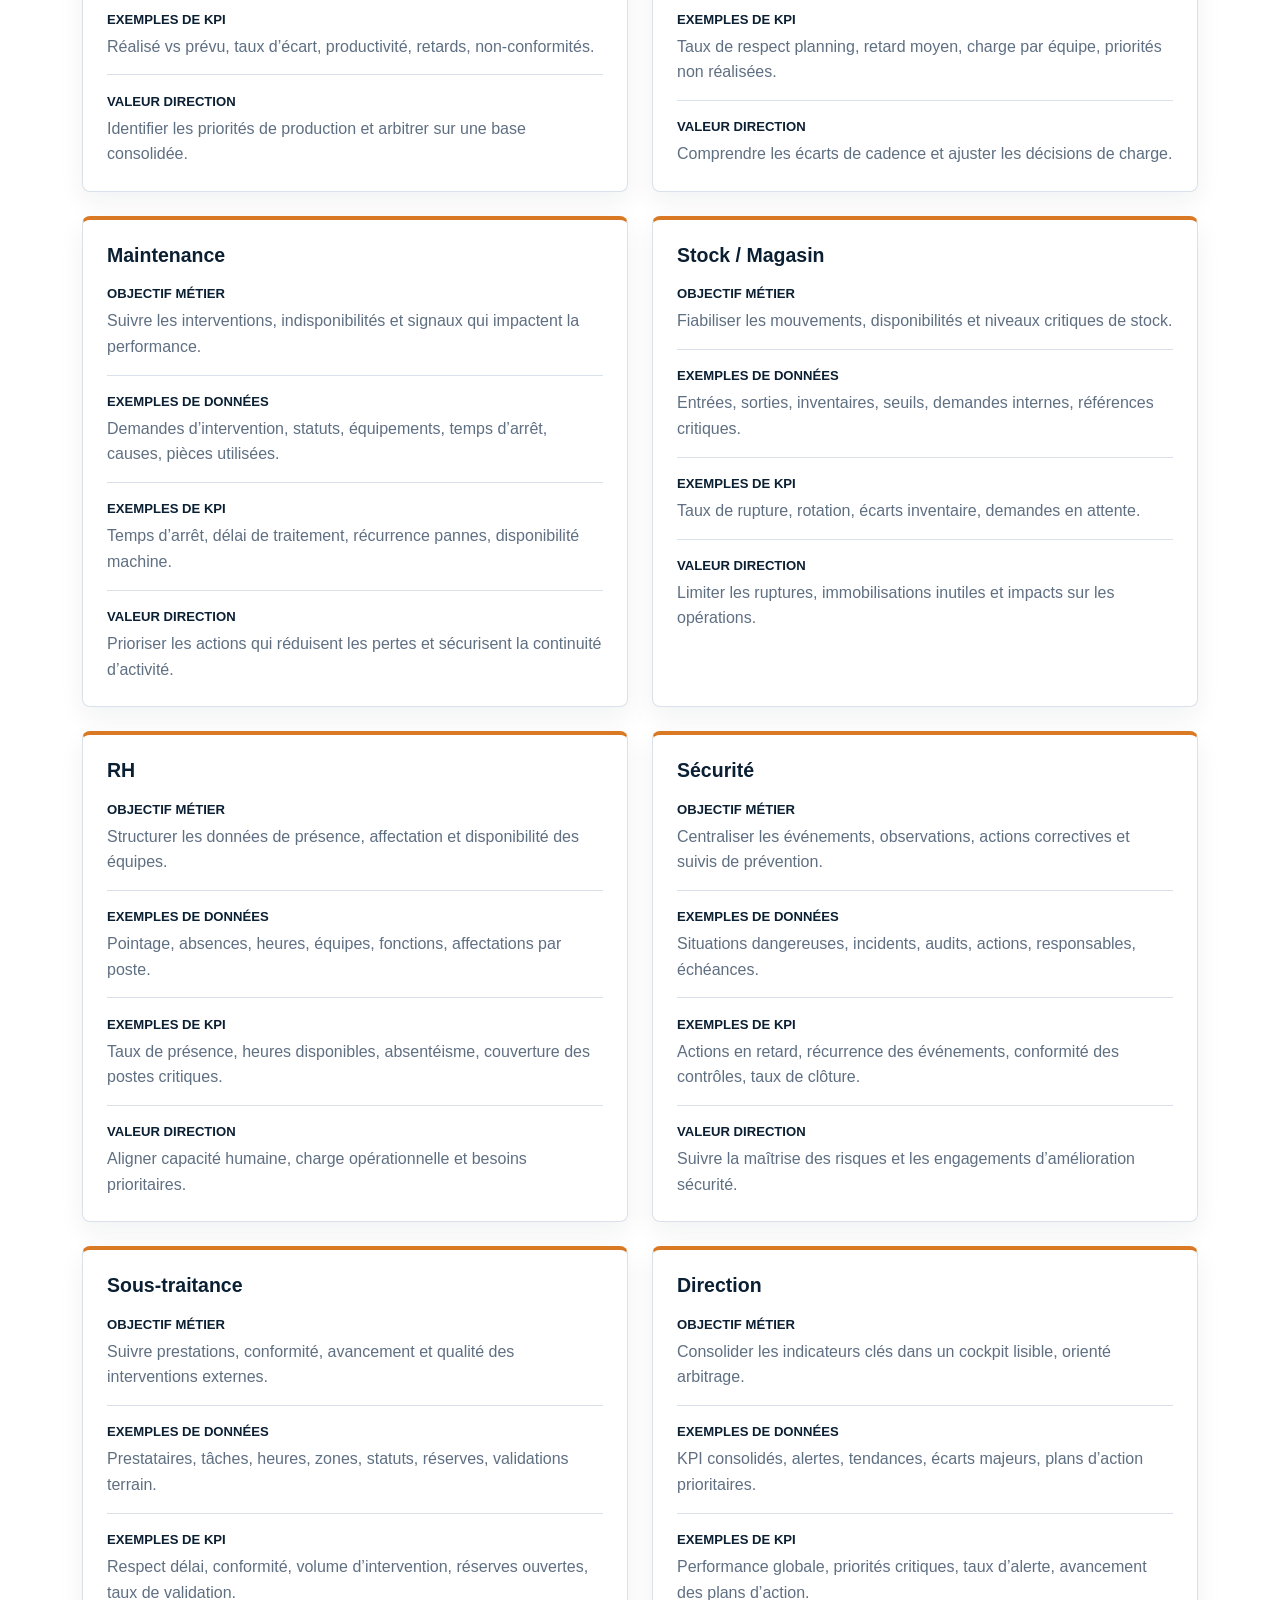
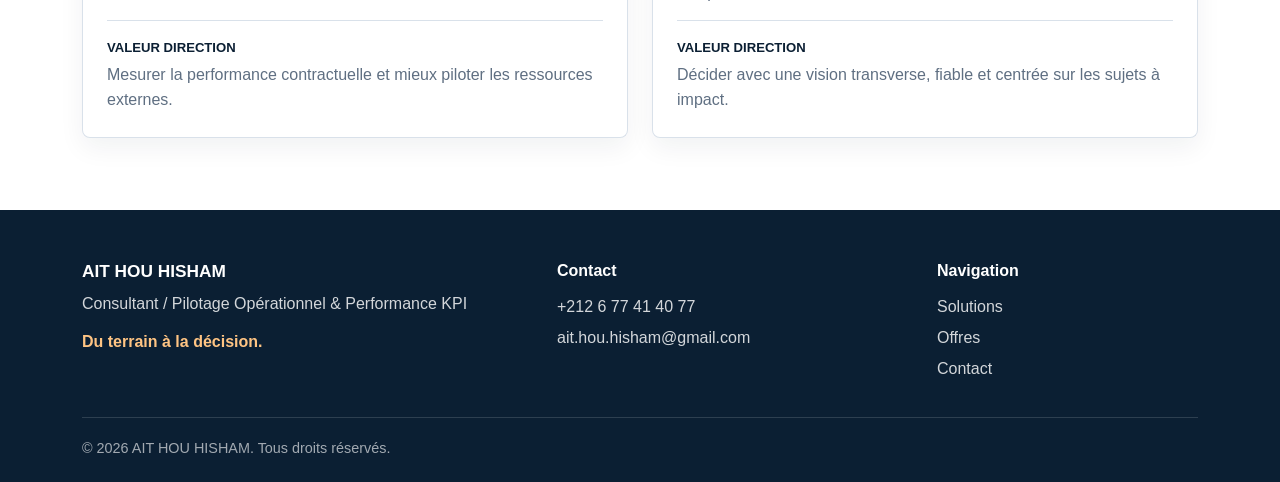
<file: modules.html>
<!doctype html>
<html lang="fr">
<head>
  <meta charset="utf-8">
  <meta name="viewport" content="width=device-width, initial-scale=1">
  <title>Modules | Production, Maintenance, Stock, RH, Sécurité &amp; Direction</title>
  <meta name="description" content="Modules de pilotage opérationnel pour production, planification, maintenance, stock, RH, sécurité, sous-traitance et cockpit Direction.">
  <link rel="canonical" href="https://hisham-ait-hou.github.io/pilotageKPI/modules.html">
  <meta property="og:title" content="Modules | Production, Maintenance, Stock, RH, Sécurité &amp; Direction">
  <meta property="og:description" content="Modules de pilotage opérationnel pour production, planification, maintenance, stock, RH, sécurité, sous-traitance et cockpit Direction.">
  <meta property="og:type" content="website">
  <meta property="og:url" content="https://hisham-ait-hou.github.io/pilotageKPI/modules.html">
  <meta property="og:image" content="https://hisham-ait-hou.github.io/pilotageKPI/assets/img/demo/hero-dashboard-mine.png">
  <link href="https://cdn.jsdelivr.net/npm/bootstrap@5.3.3/dist/css/bootstrap.min.css" rel="stylesheet">
  <link rel="stylesheet" href="assets/css/style.css">
</head>
<body class="site-body">
  <a class="skip-link" href="#contenu">Aller au contenu</a>

  <nav class="navbar navbar-expand-xl site-navbar sticky-top" aria-label="Navigation principale">
    <div class="container">
      <a class="navbar-brand" href="index.html" aria-label="pilotageKPI - Accueil">
        <span class="brand-name">pilotageKPI</span>
        <span class="brand-line">Du terrain à la décision.</span>
      </a>
      <button class="navbar-toggler" type="button" data-bs-toggle="collapse" data-bs-target="#mainNavigation" aria-controls="mainNavigation" aria-expanded="false" aria-label="Ouvrir le menu">
        <span class="navbar-toggler-icon"></span>
      </button>
      <div class="collapse navbar-collapse" id="mainNavigation">
        <ul class="navbar-nav ms-auto align-items-lg-center">
          <li class="nav-item"><a class="nav-link" href="index.html" data-nav-link>Accueil</a></li>
          <li class="nav-item"><a class="nav-link" href="solutions.html" data-nav-link>Solutions</a></li>
          <li class="nav-item"><a class="nav-link" href="modules.html" data-nav-link>Modules</a></li>
          <li class="nav-item"><a class="nav-link" href="digitalisation-terrain.html" data-nav-link>Digitalisation terrain</a></li>
          <li class="nav-item"><a class="nav-link" href="capteurs-temps-reel.html" data-nav-link>Capteurs & temps réel</a></li>
          <li class="nav-item"><a class="nav-link" href="offres.html" data-nav-link>Offres</a></li>
          <li class="nav-item"><a class="nav-link" href="methode.html" data-nav-link>Méthode</a></li>
          <li class="nav-item"><a class="nav-link" href="apropos.html" data-nav-link>À propos</a></li>
          <li class="nav-item"><a class="nav-link nav-contact" href="contact.html" data-nav-link>Contact</a></li>
        </ul>
      </div>
    </div>
  </nav>

  <main id="contenu" class="site-main">
    <section class="page-hero">
      <div class="container">
        <p class="section-kicker">Modules KPI</p>
        <h1>Modules de pilotage KPI industriel</h1>
        <p class="page-intro">
          Des modules structurés pour relier les données terrain, les indicateurs opérationnels et les décisions Direction.
        </p>
      </div>
    </section>

    <section class="demo-visual-section">
      <div class="container">
        <div class="row g-4 align-items-center">
          <div class="col-lg-5">
            <div class="demo-text-block">
              <p class="section-kicker">Vue consolidée des modules</p>
              <h2>Une lecture transverse de la performance</h2>
              <p>
                Production, Planification, Maintenance, Stock / Magasin, RH, Sécurité, Sous-traitance et Cockpit Direction
                peuvent être structurés dans une vision cohérente de pilotage.
              </p>
            </div>
          </div>
          <div class="col-lg-7">
            <figure class="demo-visual-card">
              <div class="demo-visual-frame">
                <img class="img-fluid demo-visual-img" src="assets/img/demo/integrated-modules-dashboard.png" width="1672" height="941" alt="Vue intégrée des modules de performance opérationnelle — démonstration anonymisée" loading="lazy">
              </div>
              <figcaption class="demo-caption">Exemple de consolidation multi-modules — démonstration anonymisée.</figcaption>
            </figure>
          </div>
        </div>
      </div>
    </section>

    <section class="section-band">
      <div class="container">
        <div class="section-heading">
          <p class="section-kicker">Périmètre fonctionnel</p>
          <h2>Des modules pensés pour le pilotage quotidien et la vision consolidée</h2>
          <p>
            Chaque module peut démarrer simplement avec des saisies et imports contrôlés, puis évoluer vers des connexions
            systèmes ou capteurs selon les priorités et la maturité digitale de l’entreprise.
          </p>
        </div>
        <div class="row g-4">
          <div class="col-lg-6">
            <article class="detail-card">
              <h3>Production</h3>
              <dl class="detail-list">
                <div>
                  <dt>Objectif métier</dt>
                  <dd>Suivre le réalisé, les écarts et les points bloquants au plus près des opérations.</dd>
                </div>
                <div>
                  <dt>Exemples de données</dt>
                  <dd>Quantités produites, temps d’arrêt, anomalies, avancement, qualité déclarée.</dd>
                </div>
                <div>
                  <dt>Exemples de KPI</dt>
                  <dd>Réalisé vs prévu, taux d’écart, productivité, retards, non-conformités.</dd>
                </div>
                <div>
                  <dt>Valeur Direction</dt>
                  <dd>Identifier les priorités de production et arbitrer sur une base consolidée.</dd>
                </div>
              </dl>
            </article>
          </div>
          <div class="col-lg-6">
            <article class="detail-card">
              <h3>Planification</h3>
              <dl class="detail-list">
                <div>
                  <dt>Objectif métier</dt>
                  <dd>Comparer le planning prévu avec l’exécution réelle et les contraintes terrain.</dd>
                </div>
                <div>
                  <dt>Exemples de données</dt>
                  <dd>Ordres planifiés, ressources affectées, délais, priorités, changements de programme.</dd>
                </div>
                <div>
                  <dt>Exemples de KPI</dt>
                  <dd>Taux de respect planning, retard moyen, charge par équipe, priorités non réalisées.</dd>
                </div>
                <div>
                  <dt>Valeur Direction</dt>
                  <dd>Comprendre les écarts de cadence et ajuster les décisions de charge.</dd>
                </div>
              </dl>
            </article>
          </div>
          <div class="col-lg-6">
            <article class="detail-card">
              <h3>Maintenance</h3>
              <dl class="detail-list">
                <div>
                  <dt>Objectif métier</dt>
                  <dd>Suivre les interventions, indisponibilités et signaux qui impactent la performance.</dd>
                </div>
                <div>
                  <dt>Exemples de données</dt>
                  <dd>Demandes d’intervention, statuts, équipements, temps d’arrêt, causes, pièces utilisées.</dd>
                </div>
                <div>
                  <dt>Exemples de KPI</dt>
                  <dd>Temps d’arrêt, délai de traitement, récurrence pannes, disponibilité machine.</dd>
                </div>
                <div>
                  <dt>Valeur Direction</dt>
                  <dd>Prioriser les actions qui réduisent les pertes et sécurisent la continuité d’activité.</dd>
                </div>
              </dl>
            </article>
          </div>
          <div class="col-lg-6">
            <article class="detail-card">
              <h3>Stock / Magasin</h3>
              <dl class="detail-list">
                <div>
                  <dt>Objectif métier</dt>
                  <dd>Fiabiliser les mouvements, disponibilités et niveaux critiques de stock.</dd>
                </div>
                <div>
                  <dt>Exemples de données</dt>
                  <dd>Entrées, sorties, inventaires, seuils, demandes internes, références critiques.</dd>
                </div>
                <div>
                  <dt>Exemples de KPI</dt>
                  <dd>Taux de rupture, rotation, écarts inventaire, demandes en attente.</dd>
                </div>
                <div>
                  <dt>Valeur Direction</dt>
                  <dd>Limiter les ruptures, immobilisations inutiles et impacts sur les opérations.</dd>
                </div>
              </dl>
            </article>
          </div>
          <div class="col-lg-6">
            <article class="detail-card">
              <h3>RH</h3>
              <dl class="detail-list">
                <div>
                  <dt>Objectif métier</dt>
                  <dd>Structurer les données de présence, affectation et disponibilité des équipes.</dd>
                </div>
                <div>
                  <dt>Exemples de données</dt>
                  <dd>Pointage, absences, heures, équipes, fonctions, affectations par poste.</dd>
                </div>
                <div>
                  <dt>Exemples de KPI</dt>
                  <dd>Taux de présence, heures disponibles, absentéisme, couverture des postes critiques.</dd>
                </div>
                <div>
                  <dt>Valeur Direction</dt>
                  <dd>Aligner capacité humaine, charge opérationnelle et besoins prioritaires.</dd>
                </div>
              </dl>
            </article>
          </div>
          <div class="col-lg-6">
            <article class="detail-card">
              <h3>Sécurité</h3>
              <dl class="detail-list">
                <div>
                  <dt>Objectif métier</dt>
                  <dd>Centraliser les événements, observations, actions correctives et suivis de prévention.</dd>
                </div>
                <div>
                  <dt>Exemples de données</dt>
                  <dd>Situations dangereuses, incidents, audits, actions, responsables, échéances.</dd>
                </div>
                <div>
                  <dt>Exemples de KPI</dt>
                  <dd>Actions en retard, récurrence des événements, conformité des contrôles, taux de clôture.</dd>
                </div>
                <div>
                  <dt>Valeur Direction</dt>
                  <dd>Suivre la maîtrise des risques et les engagements d’amélioration sécurité.</dd>
                </div>
              </dl>
            </article>
          </div>
          <div class="col-lg-6">
            <article class="detail-card">
              <h3>Sous-traitance</h3>
              <dl class="detail-list">
                <div>
                  <dt>Objectif métier</dt>
                  <dd>Suivre prestations, conformité, avancement et qualité des interventions externes.</dd>
                </div>
                <div>
                  <dt>Exemples de données</dt>
                  <dd>Prestataires, tâches, heures, zones, statuts, réserves, validations terrain.</dd>
                </div>
                <div>
                  <dt>Exemples de KPI</dt>
                  <dd>Respect délai, conformité, volume d’intervention, réserves ouvertes, taux de validation.</dd>
                </div>
                <div>
                  <dt>Valeur Direction</dt>
                  <dd>Mesurer la performance contractuelle et mieux piloter les ressources externes.</dd>
                </div>
              </dl>
            </article>
          </div>
          <div class="col-lg-6">
            <article class="detail-card">
              <h3>Direction</h3>
              <dl class="detail-list">
                <div>
                  <dt>Objectif métier</dt>
                  <dd>Consolider les indicateurs clés dans un cockpit lisible, orienté arbitrage.</dd>
                </div>
                <div>
                  <dt>Exemples de données</dt>
                  <dd>KPI consolidés, alertes, tendances, écarts majeurs, plans d’action prioritaires.</dd>
                </div>
                <div>
                  <dt>Exemples de KPI</dt>
                  <dd>Performance globale, priorités critiques, taux d’alerte, avancement des plans d’action.</dd>
                </div>
                <div>
                  <dt>Valeur Direction</dt>
                  <dd>Décider avec une vision transverse, fiable et centrée sur les sujets à impact.</dd>
                </div>
              </dl>
            </article>
          </div>
        </div>
      </div>
    </section>
  </main>

  <footer class="site-footer">
    <div class="container">
      <div class="row gy-4 align-items-start">
        <div class="col-lg-5">
          <p class="footer-name">AIT HOU HISHAM</p>
          <p class="footer-title">Consultant / Pilotage Opérationnel & Performance KPI</p>
          <p class="footer-slogan">Du terrain à la décision.</p>
        </div>
        <div class="col-lg-4">
          <p class="footer-label">Contact</p>
          <ul class="footer-list">
            <li><a href="tel:+212677414077">+212 6 77 41 40 77</a></li>
            <li><a href="mailto:ait.hou.hisham@gmail.com">ait.hou.hisham@gmail.com</a></li>
          </ul>
        </div>
        <div class="col-lg-3">
          <p class="footer-label">Navigation</p>
          <ul class="footer-list">
            <li><a href="solutions.html">Solutions</a></li>
            <li><a href="offres.html">Offres</a></li>
            <li><a href="contact.html">Contact</a></li>
          </ul>
        </div>
      </div>
      <div class="footer-bottom">
        <span>© <span data-current-year></span> AIT HOU HISHAM. Tous droits réservés.</span>
      </div>
    </div>
  </footer>

  <script src="https://cdn.jsdelivr.net/npm/bootstrap@5.3.3/dist/js/bootstrap.bundle.min.js"></script>
  <script src="assets/js/main.js"></script>
</body>
</html>
</file>
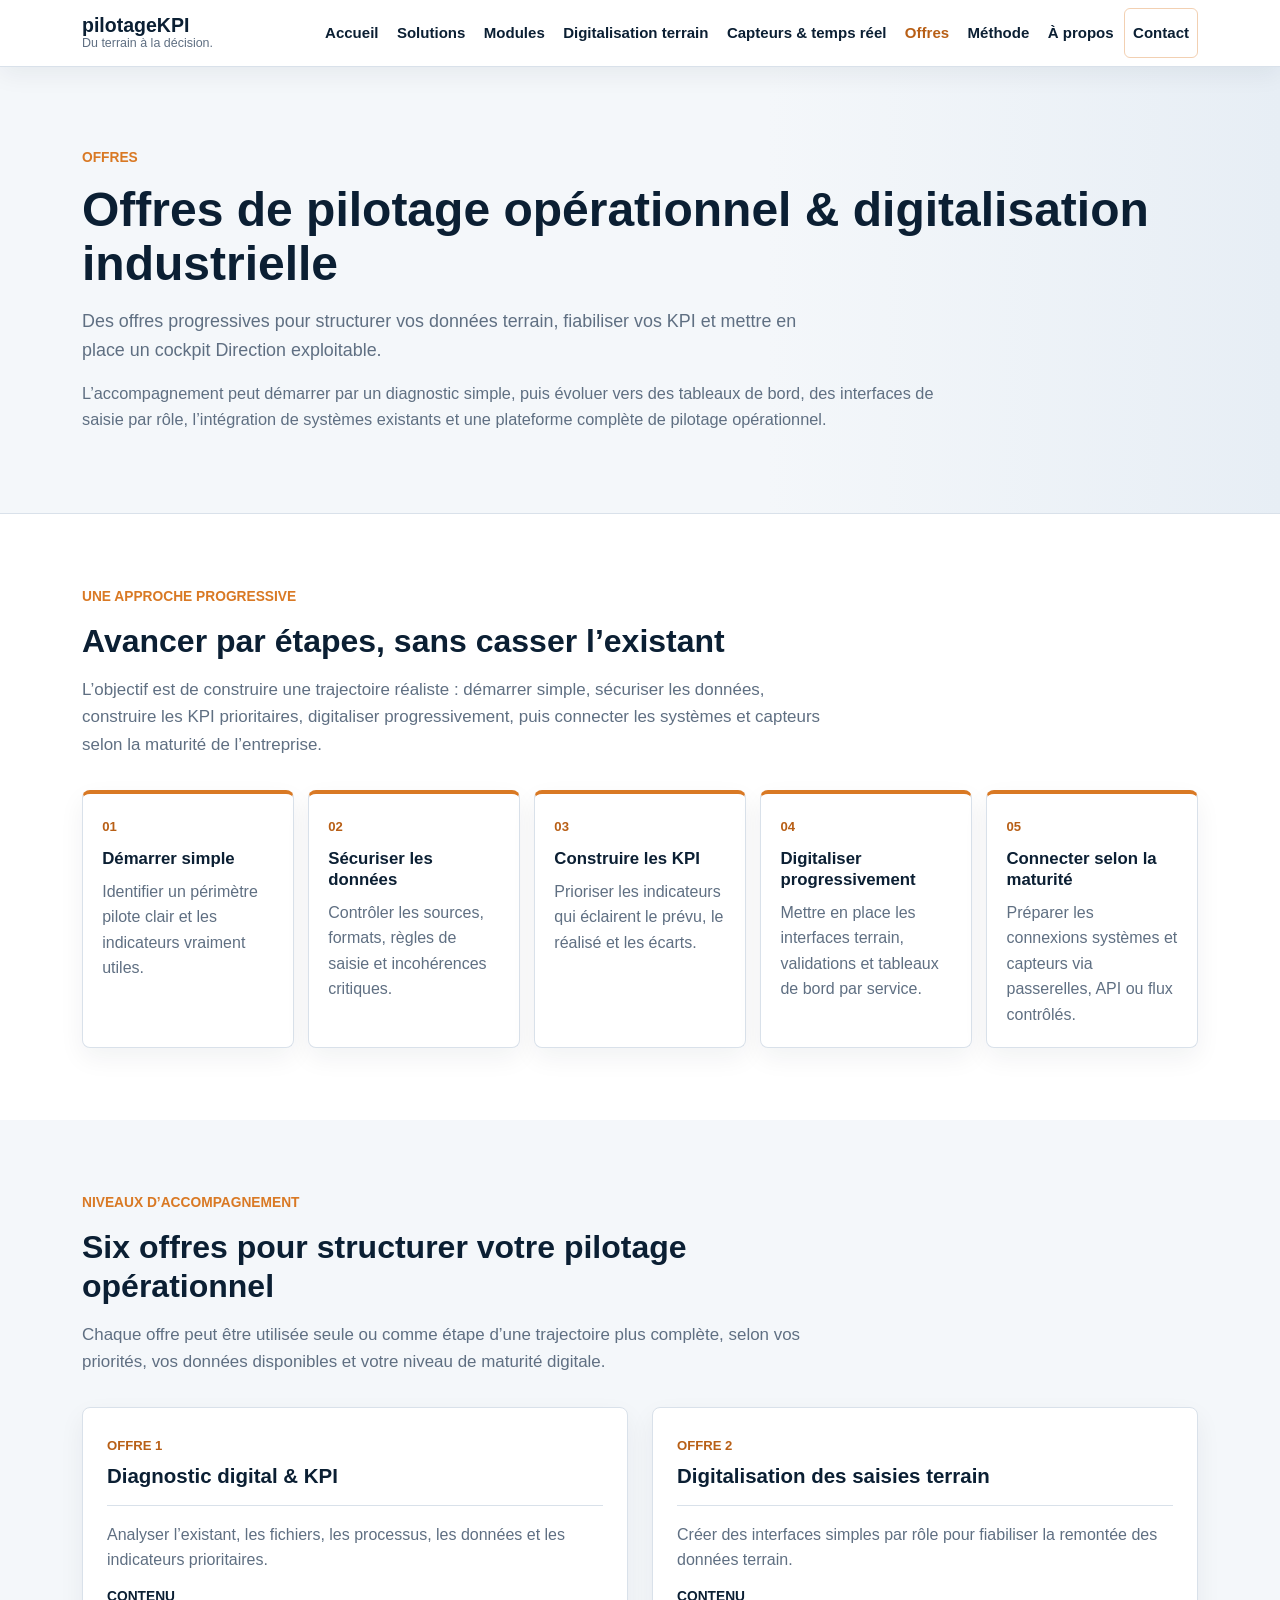
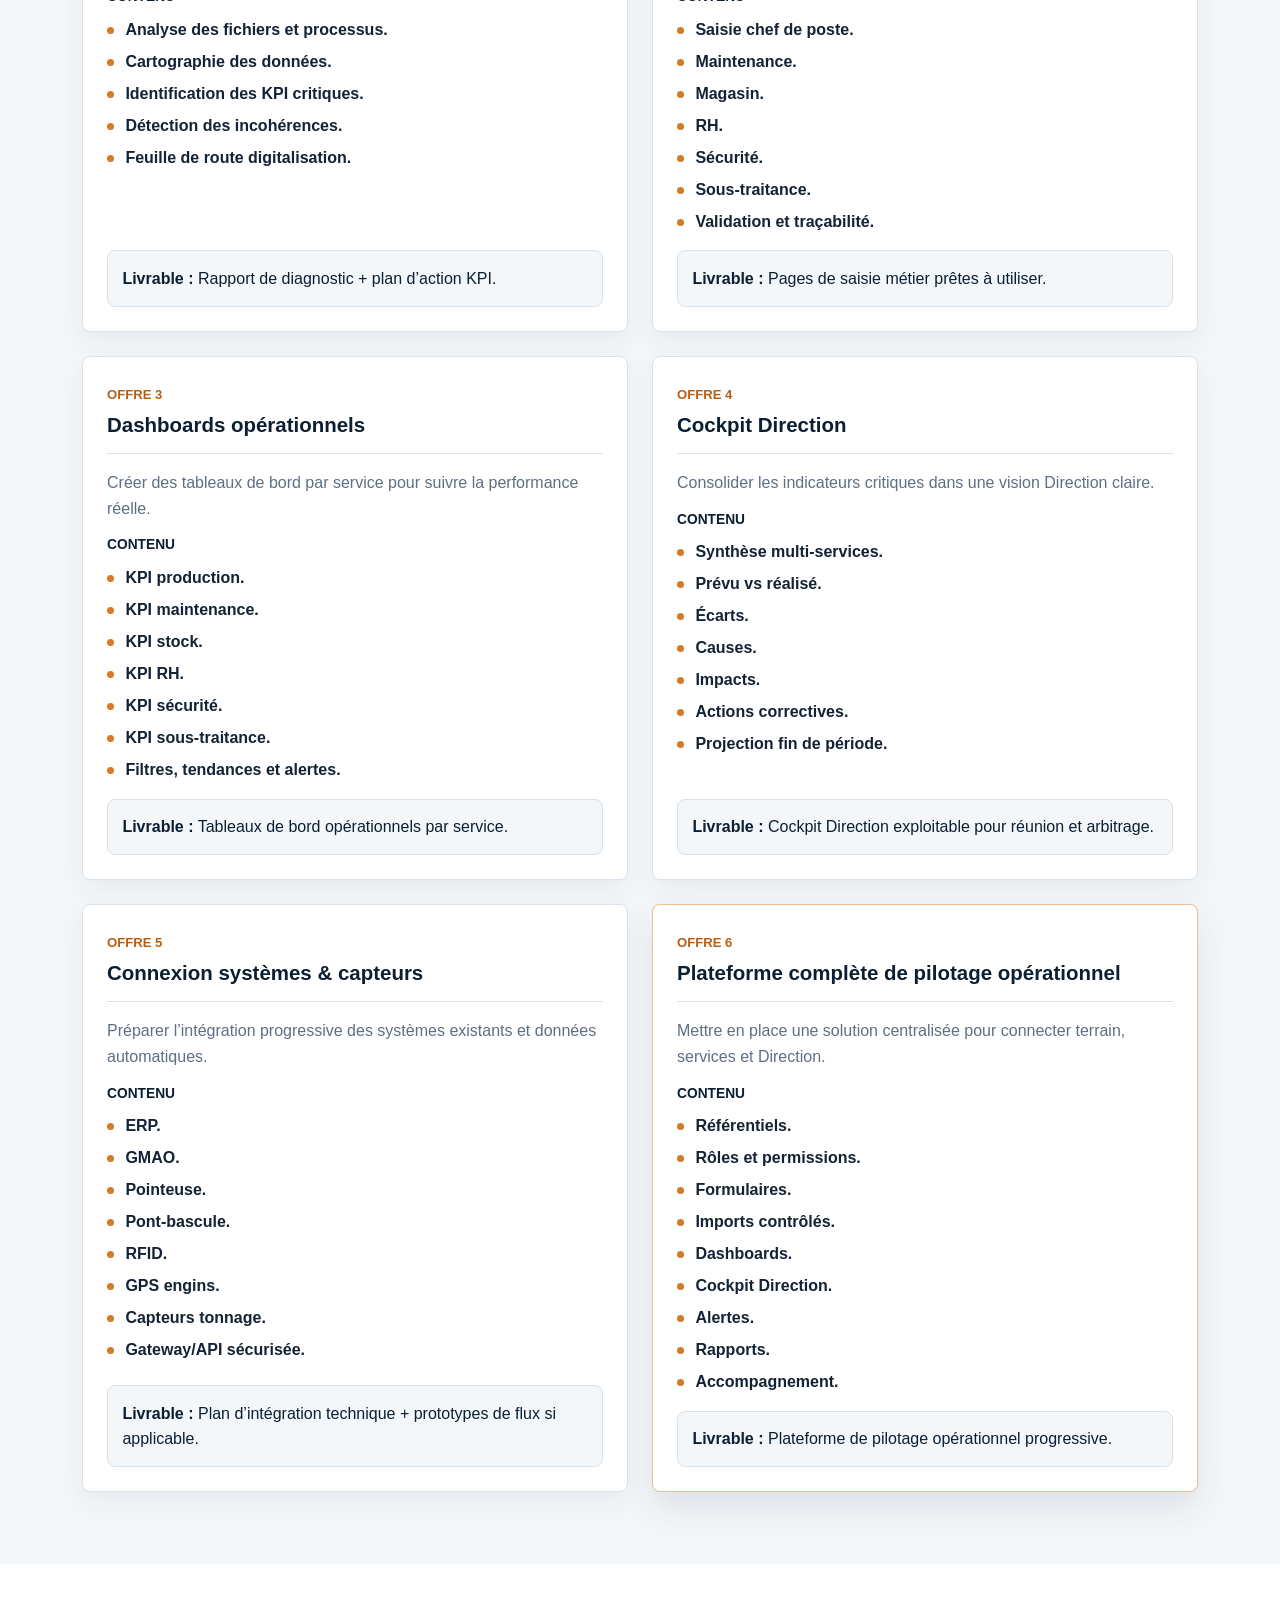
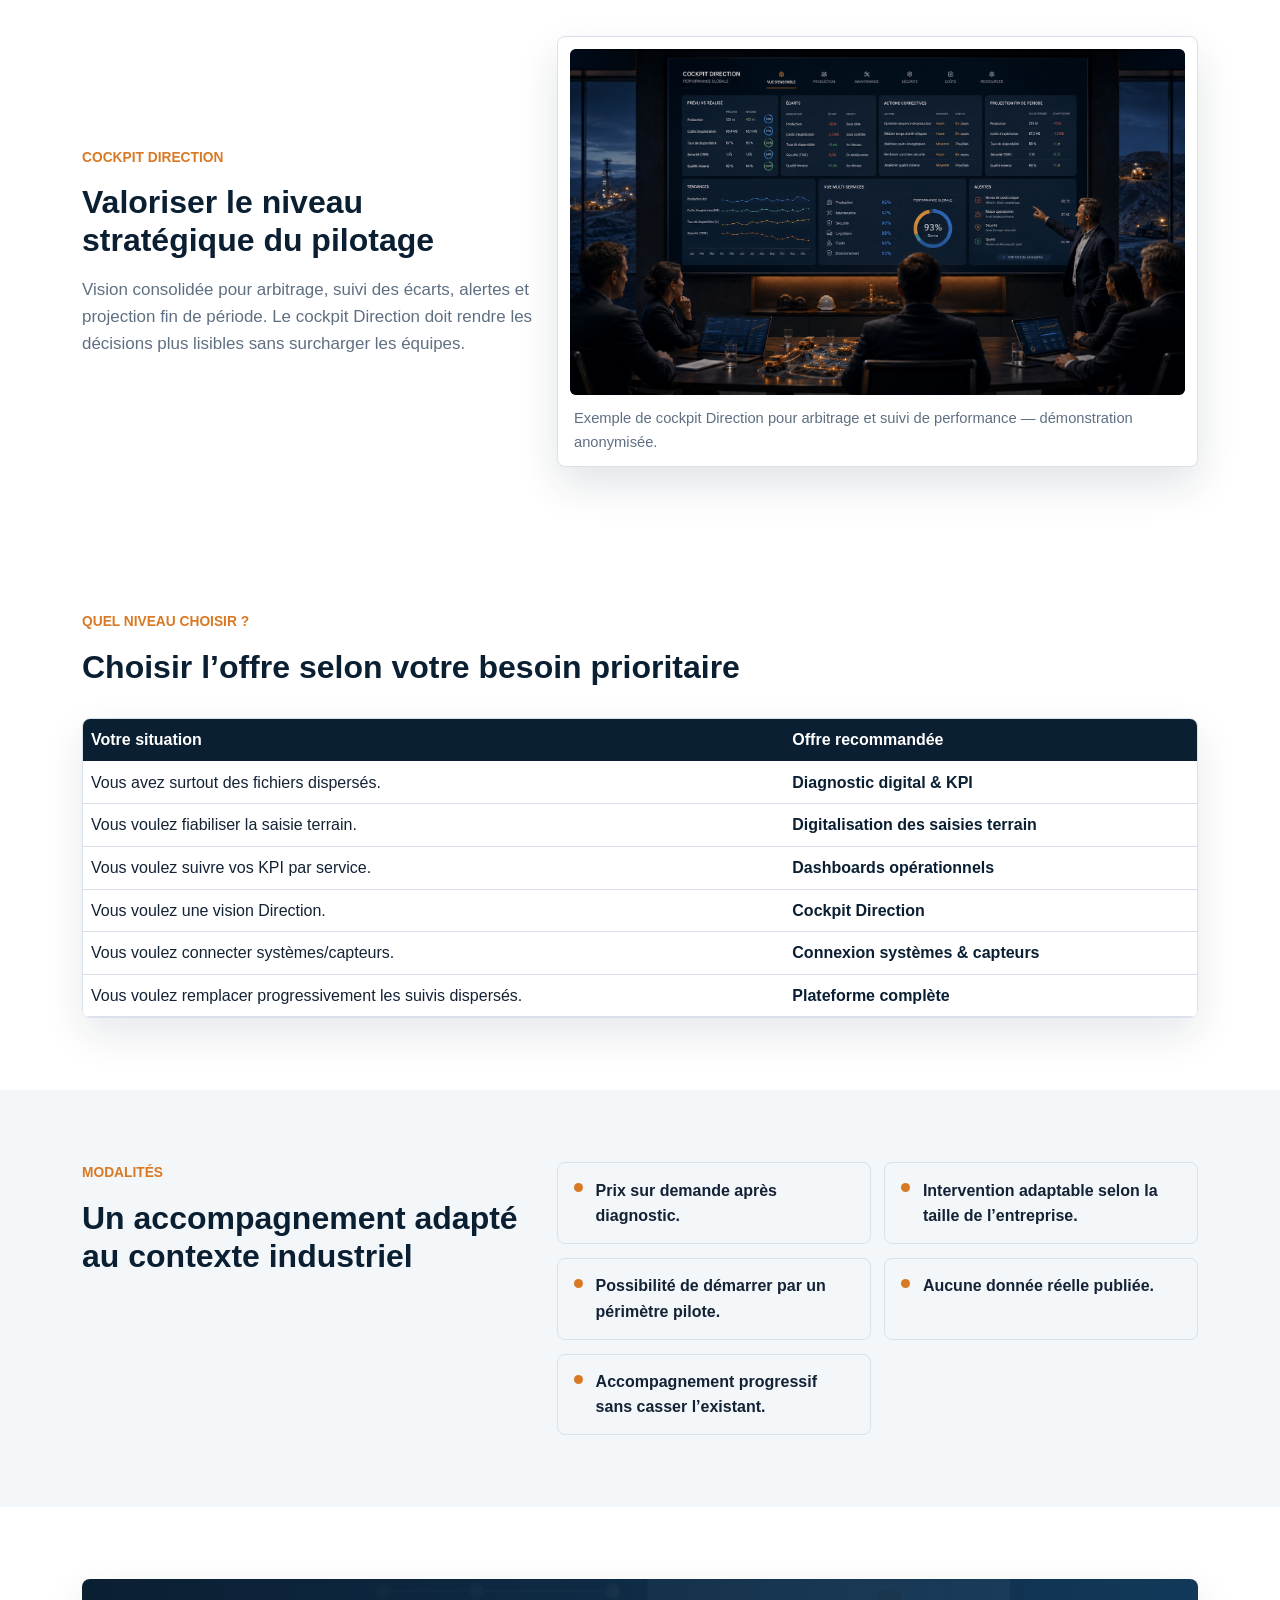
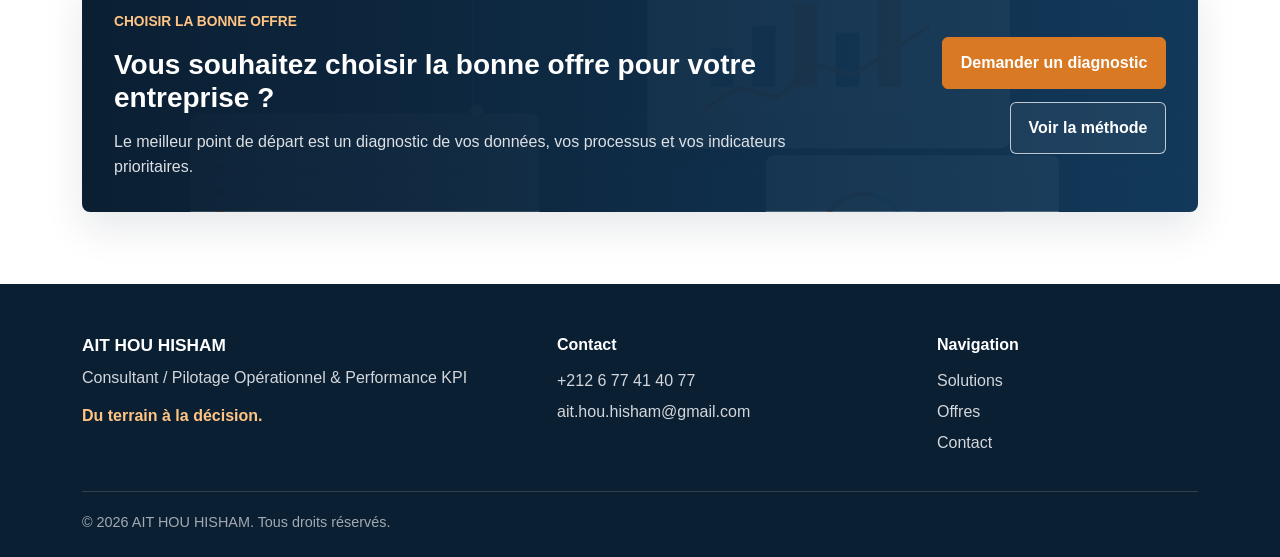
<file: offres.html>
<!doctype html>
<html lang="fr">
<head>
  <meta charset="utf-8">
  <meta name="viewport" content="width=device-width, initial-scale=1">
  <title>Offres | Diagnostic KPI, dashboards et cockpit Direction</title>
  <meta name="description" content="Offres progressives pour diagnostic KPI, digitalisation terrain, dashboards opérationnels, cockpit Direction, connexion systèmes et plateforme de pilotage.">
  <link rel="canonical" href="https://hisham-ait-hou.github.io/pilotageKPI/offres.html">
  <meta property="og:title" content="Offres | Diagnostic KPI, dashboards et cockpit Direction">
  <meta property="og:description" content="Offres progressives pour diagnostic KPI, digitalisation terrain, dashboards opérationnels, cockpit Direction, connexion systèmes et plateforme de pilotage.">
  <meta property="og:type" content="website">
  <meta property="og:url" content="https://hisham-ait-hou.github.io/pilotageKPI/offres.html">
  <meta property="og:image" content="https://hisham-ait-hou.github.io/pilotageKPI/assets/img/demo/hero-dashboard-mine.png">
  <link href="https://cdn.jsdelivr.net/npm/bootstrap@5.3.3/dist/css/bootstrap.min.css" rel="stylesheet">
  <link rel="stylesheet" href="assets/css/style.css">
</head>
<body class="site-body">
  <a class="skip-link" href="#contenu">Aller au contenu</a>

  <nav class="navbar navbar-expand-xl site-navbar sticky-top" aria-label="Navigation principale">
    <div class="container">
      <a class="navbar-brand" href="index.html" aria-label="pilotageKPI - Accueil">
        <span class="brand-name">pilotageKPI</span>
        <span class="brand-line">Du terrain à la décision.</span>
      </a>
      <button class="navbar-toggler" type="button" data-bs-toggle="collapse" data-bs-target="#mainNavigation" aria-controls="mainNavigation" aria-expanded="false" aria-label="Ouvrir le menu">
        <span class="navbar-toggler-icon"></span>
      </button>
      <div class="collapse navbar-collapse" id="mainNavigation">
        <ul class="navbar-nav ms-auto align-items-lg-center">
          <li class="nav-item"><a class="nav-link" href="index.html" data-nav-link>Accueil</a></li>
          <li class="nav-item"><a class="nav-link" href="solutions.html" data-nav-link>Solutions</a></li>
          <li class="nav-item"><a class="nav-link" href="modules.html" data-nav-link>Modules</a></li>
          <li class="nav-item"><a class="nav-link" href="digitalisation-terrain.html" data-nav-link>Digitalisation terrain</a></li>
          <li class="nav-item"><a class="nav-link" href="capteurs-temps-reel.html" data-nav-link>Capteurs & temps réel</a></li>
          <li class="nav-item"><a class="nav-link" href="offres.html" data-nav-link>Offres</a></li>
          <li class="nav-item"><a class="nav-link" href="methode.html" data-nav-link>Méthode</a></li>
          <li class="nav-item"><a class="nav-link" href="apropos.html" data-nav-link>À propos</a></li>
          <li class="nav-item"><a class="nav-link nav-contact" href="contact.html" data-nav-link>Contact</a></li>
        </ul>
      </div>
    </div>
  </nav>

  <main id="contenu" class="site-main">
    <section class="page-hero">
      <div class="container">
        <p class="section-kicker">Offres</p>
        <h1>Offres de pilotage opérationnel & digitalisation industrielle</h1>
        <p class="page-intro">
          Des offres progressives pour structurer vos données terrain, fiabiliser vos KPI et mettre en place un cockpit Direction exploitable.
        </p>
        <p class="page-hero-copy">
          L’accompagnement peut démarrer par un diagnostic simple, puis évoluer vers des tableaux de bord, des interfaces de saisie par rôle, l’intégration de systèmes existants et une plateforme complète de pilotage opérationnel.
        </p>
      </div>
    </section>

    <section class="section-band">
      <div class="container">
        <div class="section-heading">
          <p class="section-kicker">Une approche progressive</p>
          <h2>Avancer par étapes, sans casser l’existant</h2>
          <p>
            L’objectif est de construire une trajectoire réaliste : démarrer simple, sécuriser les données,
            construire les KPI prioritaires, digitaliser progressivement, puis connecter les systèmes et capteurs
            selon la maturité de l’entreprise.
          </p>
        </div>
        <div class="progressive-steps">
          <article class="process-step">
            <span>01</span>
            <h3>Démarrer simple</h3>
            <p>Identifier un périmètre pilote clair et les indicateurs vraiment utiles.</p>
          </article>
          <article class="process-step">
            <span>02</span>
            <h3>Sécuriser les données</h3>
            <p>Contrôler les sources, formats, règles de saisie et incohérences critiques.</p>
          </article>
          <article class="process-step">
            <span>03</span>
            <h3>Construire les KPI</h3>
            <p>Prioriser les indicateurs qui éclairent le prévu, le réalisé et les écarts.</p>
          </article>
          <article class="process-step">
            <span>04</span>
            <h3>Digitaliser progressivement</h3>
            <p>Mettre en place les interfaces terrain, validations et tableaux de bord par service.</p>
          </article>
          <article class="process-step">
            <span>05</span>
            <h3>Connecter selon la maturité</h3>
            <p>Préparer les connexions systèmes et capteurs via passerelles, API ou flux contrôlés.</p>
          </article>
        </div>
      </div>
    </section>

    <section class="section-band section-muted">
      <div class="container">
        <div class="section-heading">
          <p class="section-kicker">Niveaux d’accompagnement</p>
          <h2>Six offres pour structurer votre pilotage opérationnel</h2>
          <p>
            Chaque offre peut être utilisée seule ou comme étape d’une trajectoire plus complète, selon vos priorités,
            vos données disponibles et votre niveau de maturité digitale.
          </p>
        </div>
        <div class="row g-4">
          <div class="col-lg-6">
            <article class="offer-card">
              <div class="offer-card-header">
                <span>Offre 1</span>
                <h3>Diagnostic digital & KPI</h3>
              </div>
              <p class="offer-objective">Analyser l’existant, les fichiers, les processus, les données et les indicateurs prioritaires.</p>
              <div class="offer-body">
                <h4>Contenu</h4>
                <ul class="compact-list">
                  <li>Analyse des fichiers et processus.</li>
                  <li>Cartographie des données.</li>
                  <li>Identification des KPI critiques.</li>
                  <li>Détection des incohérences.</li>
                  <li>Feuille de route digitalisation.</li>
                </ul>
              </div>
              <p class="offer-deliverable"><strong>Livrable :</strong> Rapport de diagnostic + plan d’action KPI.</p>
            </article>
          </div>
          <div class="col-lg-6">
            <article class="offer-card">
              <div class="offer-card-header">
                <span>Offre 2</span>
                <h3>Digitalisation des saisies terrain</h3>
              </div>
              <p class="offer-objective">Créer des interfaces simples par rôle pour fiabiliser la remontée des données terrain.</p>
              <div class="offer-body">
                <h4>Contenu</h4>
                <ul class="compact-list">
                  <li>Saisie chef de poste.</li>
                  <li>Maintenance.</li>
                  <li>Magasin.</li>
                  <li>RH.</li>
                  <li>Sécurité.</li>
                  <li>Sous-traitance.</li>
                  <li>Validation et traçabilité.</li>
                </ul>
              </div>
              <p class="offer-deliverable"><strong>Livrable :</strong> Pages de saisie métier prêtes à utiliser.</p>
            </article>
          </div>
          <div class="col-lg-6">
            <article class="offer-card">
              <div class="offer-card-header">
                <span>Offre 3</span>
                <h3>Dashboards opérationnels</h3>
              </div>
              <p class="offer-objective">Créer des tableaux de bord par service pour suivre la performance réelle.</p>
              <div class="offer-body">
                <h4>Contenu</h4>
                <ul class="compact-list">
                  <li>KPI production.</li>
                  <li>KPI maintenance.</li>
                  <li>KPI stock.</li>
                  <li>KPI RH.</li>
                  <li>KPI sécurité.</li>
                  <li>KPI sous-traitance.</li>
                  <li>Filtres, tendances et alertes.</li>
                </ul>
              </div>
              <p class="offer-deliverable"><strong>Livrable :</strong> Tableaux de bord opérationnels par service.</p>
            </article>
          </div>
          <div class="col-lg-6">
            <article class="offer-card">
              <div class="offer-card-header">
                <span>Offre 4</span>
                <h3>Cockpit Direction</h3>
              </div>
              <p class="offer-objective">Consolider les indicateurs critiques dans une vision Direction claire.</p>
              <div class="offer-body">
                <h4>Contenu</h4>
                <ul class="compact-list">
                  <li>Synthèse multi-services.</li>
                  <li>Prévu vs réalisé.</li>
                  <li>Écarts.</li>
                  <li>Causes.</li>
                  <li>Impacts.</li>
                  <li>Actions correctives.</li>
                  <li>Projection fin de période.</li>
                </ul>
              </div>
              <p class="offer-deliverable"><strong>Livrable :</strong> Cockpit Direction exploitable pour réunion et arbitrage.</p>
            </article>
          </div>
          <div class="col-lg-6">
            <article class="offer-card">
              <div class="offer-card-header">
                <span>Offre 5</span>
                <h3>Connexion systèmes & capteurs</h3>
              </div>
              <p class="offer-objective">Préparer l’intégration progressive des systèmes existants et données automatiques.</p>
              <div class="offer-body">
                <h4>Contenu</h4>
                <ul class="compact-list">
                  <li>ERP.</li>
                  <li>GMAO.</li>
                  <li>Pointeuse.</li>
                  <li>Pont-bascule.</li>
                  <li>RFID.</li>
                  <li>GPS engins.</li>
                  <li>Capteurs tonnage.</li>
                  <li>Gateway/API sécurisée.</li>
                </ul>
              </div>
              <p class="offer-deliverable"><strong>Livrable :</strong> Plan d’intégration technique + prototypes de flux si applicable.</p>
            </article>
          </div>
          <div class="col-lg-6">
            <article class="offer-card offer-card-primary">
              <div class="offer-card-header">
                <span>Offre 6</span>
                <h3>Plateforme complète de pilotage opérationnel</h3>
              </div>
              <p class="offer-objective">Mettre en place une solution centralisée pour connecter terrain, services et Direction.</p>
              <div class="offer-body">
                <h4>Contenu</h4>
                <ul class="compact-list">
                  <li>Référentiels.</li>
                  <li>Rôles et permissions.</li>
                  <li>Formulaires.</li>
                  <li>Imports contrôlés.</li>
                  <li>Dashboards.</li>
                  <li>Cockpit Direction.</li>
                  <li>Alertes.</li>
                  <li>Rapports.</li>
                  <li>Accompagnement.</li>
                </ul>
              </div>
              <p class="offer-deliverable"><strong>Livrable :</strong> Plateforme de pilotage opérationnel progressive.</p>
            </article>
          </div>
        </div>
      </div>
    </section>

    <section class="demo-visual-section">
      <div class="container">
        <div class="row g-4 align-items-center">
          <div class="col-lg-5">
            <div class="demo-text-block">
              <p class="section-kicker">Cockpit Direction</p>
              <h2>Valoriser le niveau stratégique du pilotage</h2>
              <p>
                Vision consolidée pour arbitrage, suivi des écarts, alertes et projection fin de période.
                Le cockpit Direction doit rendre les décisions plus lisibles sans surcharger les équipes.
              </p>
            </div>
          </div>
          <div class="col-lg-7">
            <figure class="demo-visual-card">
              <div class="demo-visual-frame">
                <img class="img-fluid demo-visual-img" src="assets/img/demo/cockpit-direction-boardroom.png" width="1672" height="941" alt="Réunion de cockpit Direction et pilotage de la performance — démonstration anonymisée" loading="lazy">
              </div>
              <figcaption class="demo-caption">Exemple de cockpit Direction pour arbitrage et suivi de performance — démonstration anonymisée.</figcaption>
            </figure>
          </div>
        </div>
      </div>
    </section>

    <section class="section-band">
      <div class="container">
        <div class="section-heading">
          <p class="section-kicker">Quel niveau choisir ?</p>
          <h2>Choisir l’offre selon votre besoin prioritaire</h2>
        </div>
        <div class="table-responsive choice-table-wrap">
          <table class="table choice-table align-middle">
            <thead>
              <tr>
                <th scope="col">Votre situation</th>
                <th scope="col">Offre recommandée</th>
              </tr>
            </thead>
            <tbody>
              <tr>
                <td>Vous avez surtout des fichiers dispersés.</td>
                <td>Diagnostic digital & KPI</td>
              </tr>
              <tr>
                <td>Vous voulez fiabiliser la saisie terrain.</td>
                <td>Digitalisation des saisies terrain</td>
              </tr>
              <tr>
                <td>Vous voulez suivre vos KPI par service.</td>
                <td>Dashboards opérationnels</td>
              </tr>
              <tr>
                <td>Vous voulez une vision Direction.</td>
                <td>Cockpit Direction</td>
              </tr>
              <tr>
                <td>Vous voulez connecter systèmes/capteurs.</td>
                <td>Connexion systèmes & capteurs</td>
              </tr>
              <tr>
                <td>Vous voulez remplacer progressivement les suivis dispersés.</td>
                <td>Plateforme complète</td>
              </tr>
            </tbody>
          </table>
        </div>
      </div>
    </section>

    <section class="section-band section-muted">
      <div class="container">
        <div class="row g-4 align-items-start">
          <div class="col-lg-5">
            <div class="section-heading mb-lg-0">
              <p class="section-kicker">Modalités</p>
              <h2>Un accompagnement adapté au contexte industriel</h2>
            </div>
          </div>
          <div class="col-lg-7">
            <ul class="value-list">
              <li>Prix sur demande après diagnostic.</li>
              <li>Intervention adaptable selon la taille de l’entreprise.</li>
              <li>Possibilité de démarrer par un périmètre pilote.</li>
              <li>Aucune donnée réelle publiée.</li>
              <li>Accompagnement progressif sans casser l’existant.</li>
            </ul>
          </div>
        </div>
      </div>
    </section>

    <section class="section-band">
      <div class="container">
        <div class="cta-panel">
          <div>
            <p class="section-kicker">Choisir la bonne offre</p>
            <h2>Vous souhaitez choisir la bonne offre pour votre entreprise ?</h2>
            <p>Le meilleur point de départ est un diagnostic de vos données, vos processus et vos indicateurs prioritaires.</p>
          </div>
          <div class="cta-actions">
            <a class="btn btn-accent" href="contact.html">Demander un diagnostic</a>
            <a class="btn btn-light-outline" href="methode.html">Voir la méthode</a>
          </div>
        </div>
      </div>
    </section>
  </main>

  <footer class="site-footer">
    <div class="container">
      <div class="row gy-4 align-items-start">
        <div class="col-lg-5">
          <p class="footer-name">AIT HOU HISHAM</p>
          <p class="footer-title">Consultant / Pilotage Opérationnel & Performance KPI</p>
          <p class="footer-slogan">Du terrain à la décision.</p>
        </div>
        <div class="col-lg-4">
          <p class="footer-label">Contact</p>
          <ul class="footer-list">
            <li><a href="tel:+212677414077">+212 6 77 41 40 77</a></li>
            <li><a href="mailto:ait.hou.hisham@gmail.com">ait.hou.hisham@gmail.com</a></li>
          </ul>
        </div>
        <div class="col-lg-3">
          <p class="footer-label">Navigation</p>
          <ul class="footer-list">
            <li><a href="solutions.html">Solutions</a></li>
            <li><a href="offres.html">Offres</a></li>
            <li><a href="contact.html">Contact</a></li>
          </ul>
        </div>
      </div>
      <div class="footer-bottom">
        <span>© <span data-current-year></span> AIT HOU HISHAM. Tous droits réservés.</span>
      </div>
    </div>
  </footer>

  <script src="https://cdn.jsdelivr.net/npm/bootstrap@5.3.3/dist/js/bootstrap.bundle.min.js"></script>
  <script src="assets/js/main.js"></script>
</body>
</html>
</file>
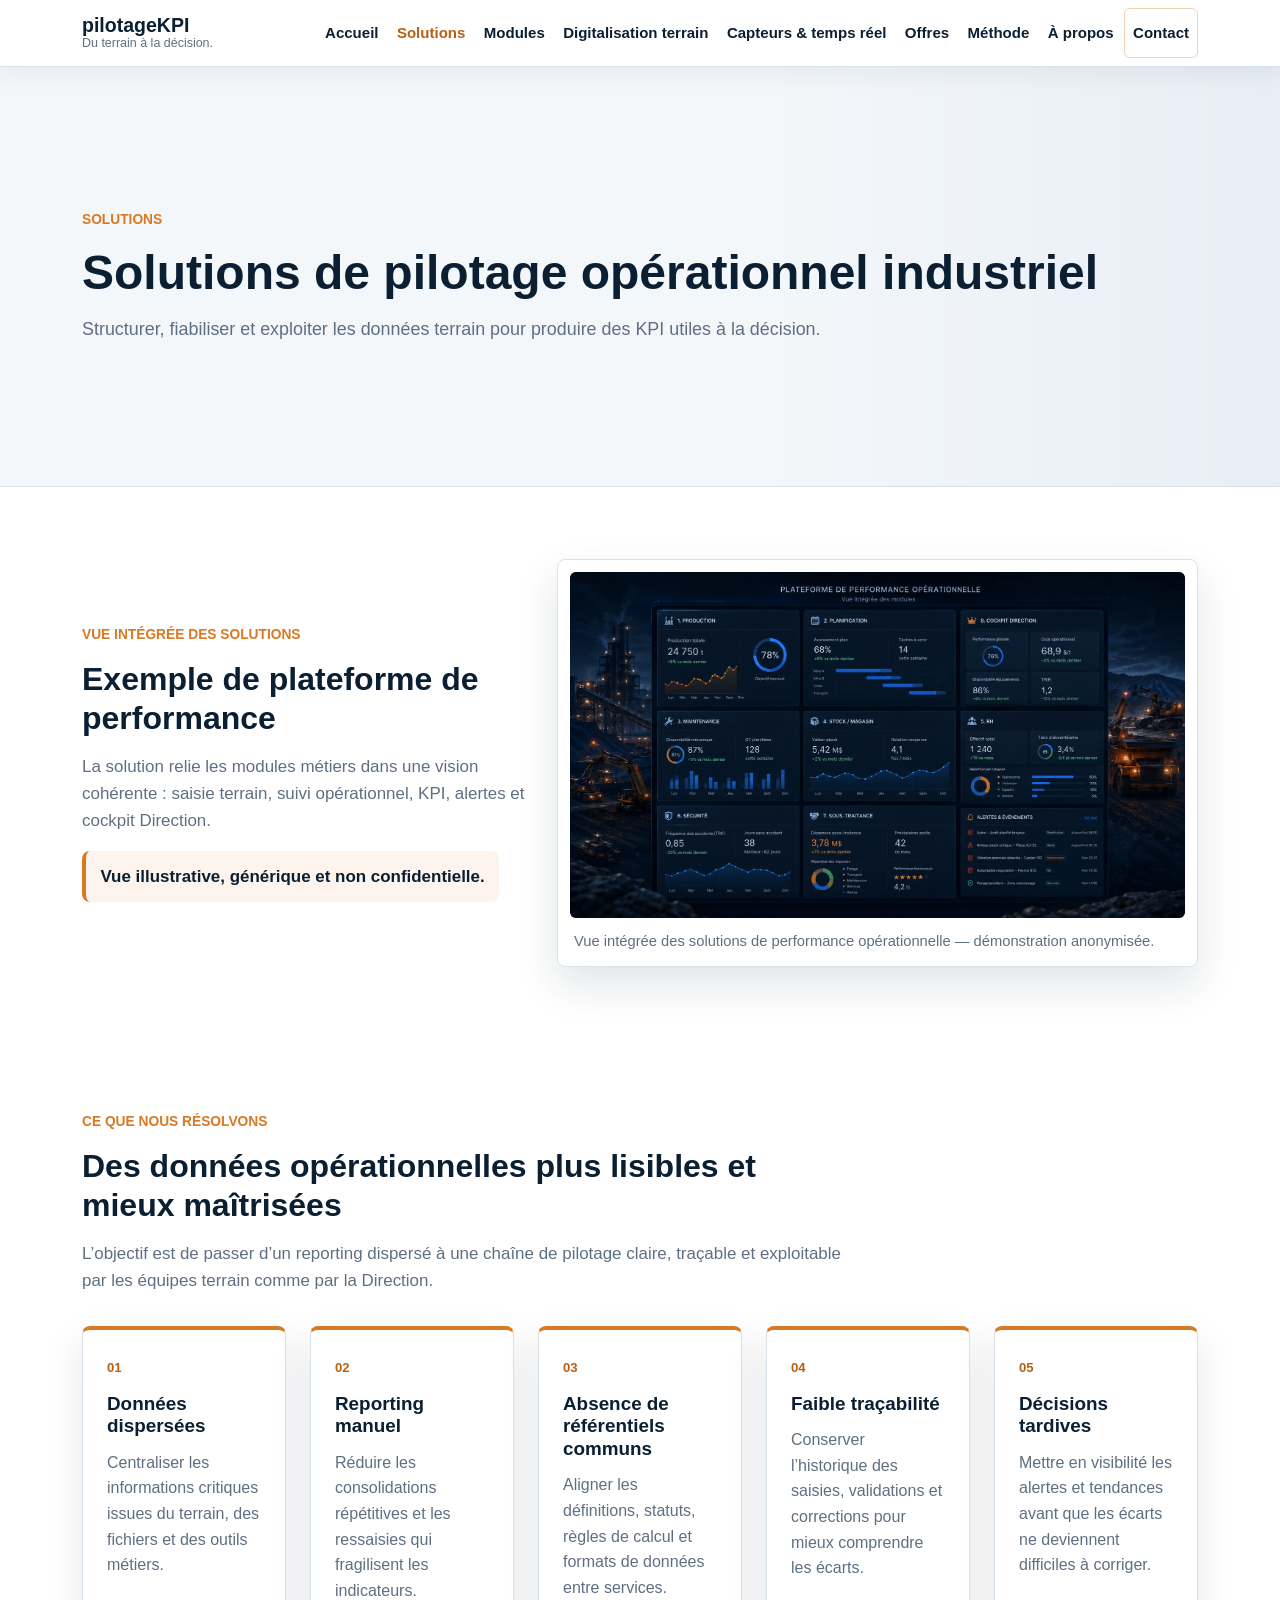
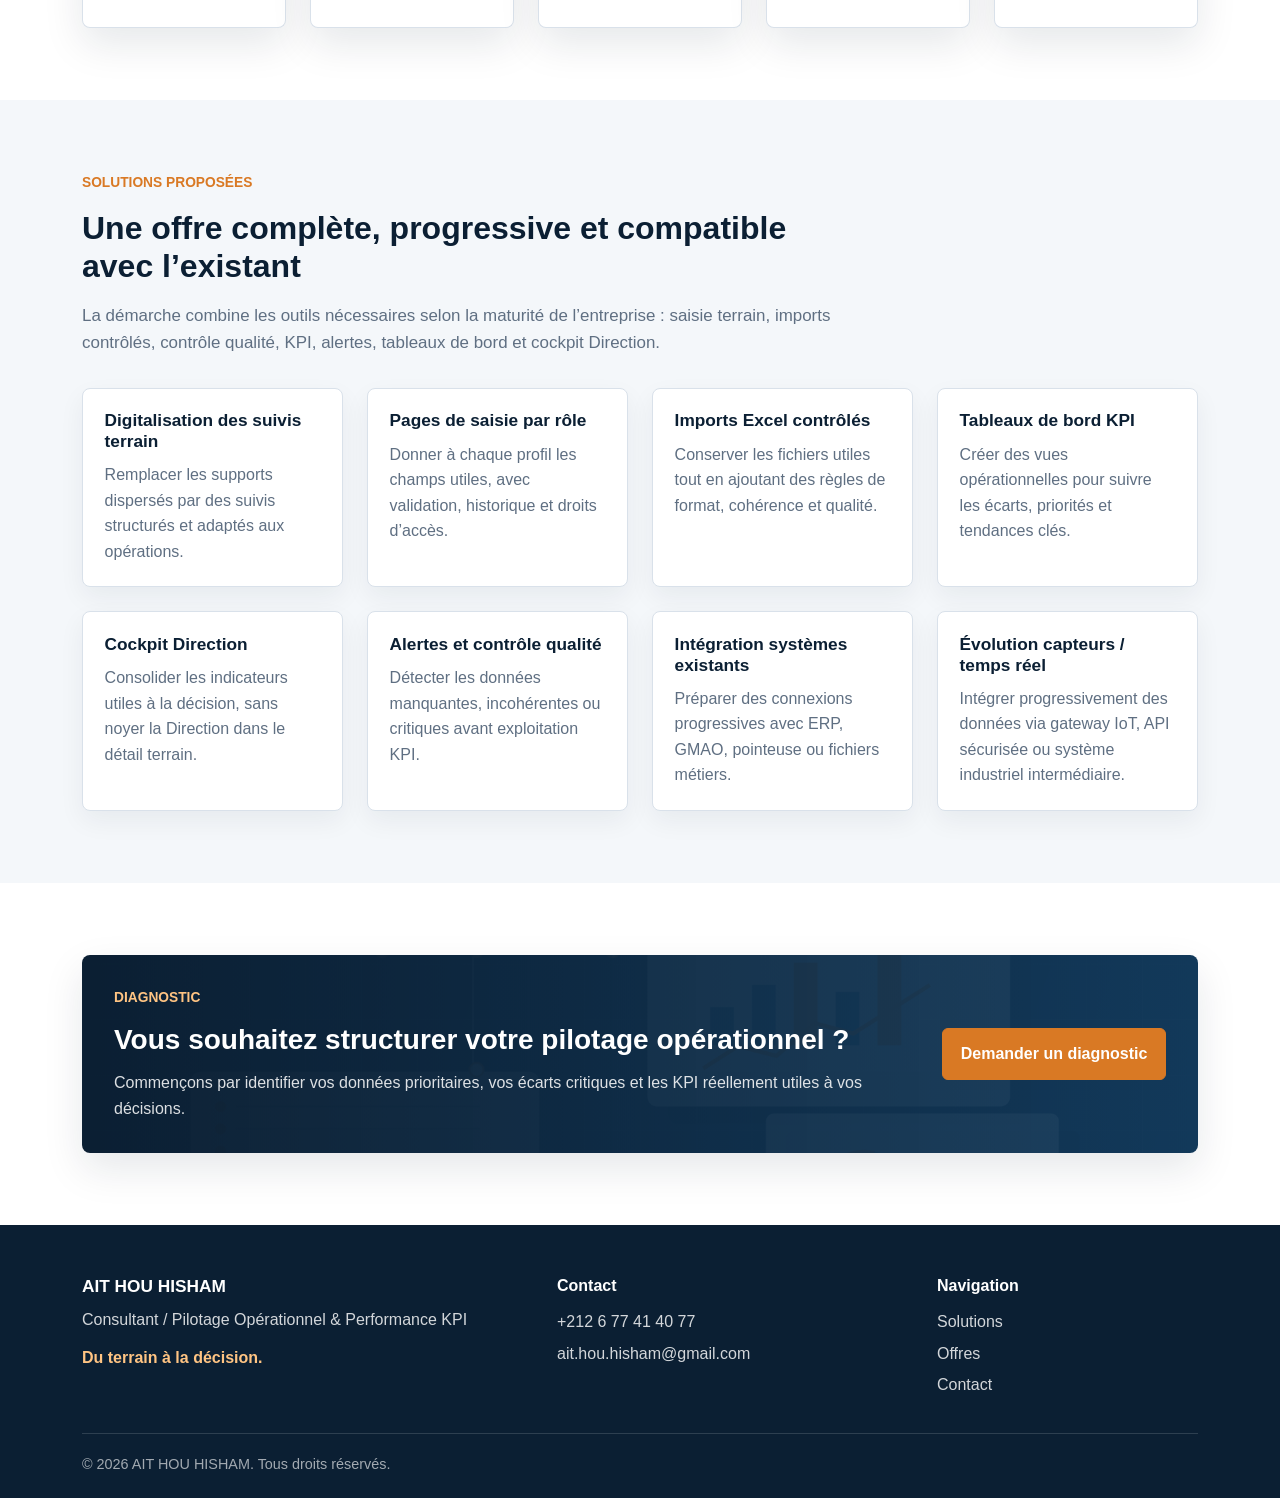
<file: solutions.html>
<!doctype html>
<html lang="fr">
<head>
  <meta charset="utf-8">
  <meta name="viewport" content="width=device-width, initial-scale=1">
  <title>Solutions | Pilotage opérationnel industriel &amp; KPI</title>
  <meta name="description" content="Solutions de digitalisation industrielle pour structurer les données terrain, fiabiliser les KPI, créer des dashboards et connecter progressivement les systèmes existants.">
  <link rel="canonical" href="https://hisham-ait-hou.github.io/pilotageKPI/solutions.html">
  <meta property="og:title" content="Solutions | Pilotage opérationnel industriel &amp; KPI">
  <meta property="og:description" content="Solutions de digitalisation industrielle pour structurer les données terrain, fiabiliser les KPI, créer des dashboards et connecter progressivement les systèmes existants.">
  <meta property="og:type" content="website">
  <meta property="og:url" content="https://hisham-ait-hou.github.io/pilotageKPI/solutions.html">
  <meta property="og:image" content="https://hisham-ait-hou.github.io/pilotageKPI/assets/img/demo/hero-dashboard-mine.png">
  <link href="https://cdn.jsdelivr.net/npm/bootstrap@5.3.3/dist/css/bootstrap.min.css" rel="stylesheet">
  <link rel="stylesheet" href="assets/css/style.css">
</head>
<body class="site-body">
  <a class="skip-link" href="#contenu">Aller au contenu</a>

  <nav class="navbar navbar-expand-xl site-navbar sticky-top" aria-label="Navigation principale">
    <div class="container">
      <a class="navbar-brand" href="index.html" aria-label="pilotageKPI - Accueil">
        <span class="brand-name">pilotageKPI</span>
        <span class="brand-line">Du terrain à la décision.</span>
      </a>
      <button class="navbar-toggler" type="button" data-bs-toggle="collapse" data-bs-target="#mainNavigation" aria-controls="mainNavigation" aria-expanded="false" aria-label="Ouvrir le menu">
        <span class="navbar-toggler-icon"></span>
      </button>
      <div class="collapse navbar-collapse" id="mainNavigation">
        <ul class="navbar-nav ms-auto align-items-lg-center">
          <li class="nav-item"><a class="nav-link" href="index.html" data-nav-link>Accueil</a></li>
          <li class="nav-item"><a class="nav-link" href="solutions.html" data-nav-link>Solutions</a></li>
          <li class="nav-item"><a class="nav-link" href="modules.html" data-nav-link>Modules</a></li>
          <li class="nav-item"><a class="nav-link" href="digitalisation-terrain.html" data-nav-link>Digitalisation terrain</a></li>
          <li class="nav-item"><a class="nav-link" href="capteurs-temps-reel.html" data-nav-link>Capteurs & temps réel</a></li>
          <li class="nav-item"><a class="nav-link" href="offres.html" data-nav-link>Offres</a></li>
          <li class="nav-item"><a class="nav-link" href="methode.html" data-nav-link>Méthode</a></li>
          <li class="nav-item"><a class="nav-link" href="apropos.html" data-nav-link>À propos</a></li>
          <li class="nav-item"><a class="nav-link nav-contact" href="contact.html" data-nav-link>Contact</a></li>
        </ul>
      </div>
    </div>
  </nav>

  <main id="contenu" class="site-main">
    <section class="page-hero">
      <div class="container">
        <p class="section-kicker">Solutions</p>
        <h1>Solutions de pilotage opérationnel industriel</h1>
        <p class="page-intro">
          Structurer, fiabiliser et exploiter les données terrain pour produire des KPI utiles à la décision.
        </p>
      </div>
    </section>

    <section class="demo-visual-section">
      <div class="container">
        <div class="row g-4 align-items-center">
          <div class="col-lg-5">
            <div class="demo-text-block">
              <p class="section-kicker">Vue intégrée des solutions</p>
              <h2>Exemple de plateforme de performance</h2>
              <p>
                La solution relie les modules métiers dans une vision cohérente : saisie terrain, suivi opérationnel,
                KPI, alertes et cockpit Direction.
              </p>
              <p class="demo-note">Vue illustrative, générique et non confidentielle.</p>
            </div>
          </div>
          <div class="col-lg-7">
            <figure class="demo-visual-card">
              <div class="demo-visual-frame">
                <img class="img-fluid demo-visual-img" src="assets/img/demo/integrated-modules-dashboard.png" width="1672" height="941" alt="Vue intégrée des modules de performance opérationnelle — démonstration anonymisée" loading="lazy">
              </div>
              <figcaption class="demo-caption">Vue intégrée des solutions de performance opérationnelle — démonstration anonymisée.</figcaption>
            </figure>
          </div>
        </div>
      </div>
    </section>

    <section class="section-band">
      <div class="container">
        <div class="section-heading">
          <p class="section-kicker">Ce que nous résolvons</p>
          <h2>Des données opérationnelles plus lisibles et mieux maîtrisées</h2>
          <p>
            L’objectif est de passer d’un reporting dispersé à une chaîne de pilotage claire, traçable et exploitable
            par les équipes terrain comme par la Direction.
          </p>
        </div>
        <div class="row row-cols-1 row-cols-md-2 row-cols-xl-5 g-4">
          <div class="col">
            <article class="feature-card">
              <span class="card-index">01</span>
              <h3>Données dispersées</h3>
              <p>Centraliser les informations critiques issues du terrain, des fichiers et des outils métiers.</p>
            </article>
          </div>
          <div class="col">
            <article class="feature-card">
              <span class="card-index">02</span>
              <h3>Reporting manuel</h3>
              <p>Réduire les consolidations répétitives et les ressaisies qui fragilisent les indicateurs.</p>
            </article>
          </div>
          <div class="col">
            <article class="feature-card">
              <span class="card-index">03</span>
              <h3>Absence de référentiels communs</h3>
              <p>Aligner les définitions, statuts, règles de calcul et formats de données entre services.</p>
            </article>
          </div>
          <div class="col">
            <article class="feature-card">
              <span class="card-index">04</span>
              <h3>Faible traçabilité</h3>
              <p>Conserver l’historique des saisies, validations et corrections pour mieux comprendre les écarts.</p>
            </article>
          </div>
          <div class="col">
            <article class="feature-card">
              <span class="card-index">05</span>
              <h3>Décisions tardives</h3>
              <p>Mettre en visibilité les alertes et tendances avant que les écarts ne deviennent difficiles à corriger.</p>
            </article>
          </div>
        </div>
      </div>
    </section>

    <section class="section-band section-muted">
      <div class="container">
        <div class="section-heading">
          <p class="section-kicker">Solutions proposées</p>
          <h2>Une offre complète, progressive et compatible avec l’existant</h2>
          <p>
            La démarche combine les outils nécessaires selon la maturité de l’entreprise : saisie terrain, imports contrôlés,
            contrôle qualité, KPI, alertes, tableaux de bord et cockpit Direction.
          </p>
        </div>
        <div class="row g-4">
          <div class="col-md-6 col-xl-3">
            <article class="data-card">
              <h3>Digitalisation des suivis terrain</h3>
              <p>Remplacer les supports dispersés par des suivis structurés et adaptés aux opérations.</p>
            </article>
          </div>
          <div class="col-md-6 col-xl-3">
            <article class="data-card">
              <h3>Pages de saisie par rôle</h3>
              <p>Donner à chaque profil les champs utiles, avec validation, historique et droits d’accès.</p>
            </article>
          </div>
          <div class="col-md-6 col-xl-3">
            <article class="data-card">
              <h3>Imports Excel contrôlés</h3>
              <p>Conserver les fichiers utiles tout en ajoutant des règles de format, cohérence et qualité.</p>
            </article>
          </div>
          <div class="col-md-6 col-xl-3">
            <article class="data-card">
              <h3>Tableaux de bord KPI</h3>
              <p>Créer des vues opérationnelles pour suivre les écarts, priorités et tendances clés.</p>
            </article>
          </div>
          <div class="col-md-6 col-xl-3">
            <article class="data-card">
              <h3>Cockpit Direction</h3>
              <p>Consolider les indicateurs utiles à la décision, sans noyer la Direction dans le détail terrain.</p>
            </article>
          </div>
          <div class="col-md-6 col-xl-3">
            <article class="data-card">
              <h3>Alertes et contrôle qualité</h3>
              <p>Détecter les données manquantes, incohérentes ou critiques avant exploitation KPI.</p>
            </article>
          </div>
          <div class="col-md-6 col-xl-3">
            <article class="data-card">
              <h3>Intégration systèmes existants</h3>
              <p>Préparer des connexions progressives avec ERP, GMAO, pointeuse ou fichiers métiers.</p>
            </article>
          </div>
          <div class="col-md-6 col-xl-3">
            <article class="data-card">
              <h3>Évolution capteurs / temps réel</h3>
              <p>Intégrer progressivement des données via gateway IoT, API sécurisée ou système industriel intermédiaire.</p>
            </article>
          </div>
        </div>
      </div>
    </section>

    <section class="section-band">
      <div class="container">
        <div class="cta-panel">
          <div>
            <p class="section-kicker">Diagnostic</p>
            <h2>Vous souhaitez structurer votre pilotage opérationnel ?</h2>
            <p>Commençons par identifier vos données prioritaires, vos écarts critiques et les KPI réellement utiles à vos décisions.</p>
          </div>
          <a class="btn btn-accent" href="contact.html">Demander un diagnostic</a>
        </div>
      </div>
    </section>
  </main>

  <footer class="site-footer">
    <div class="container">
      <div class="row gy-4 align-items-start">
        <div class="col-lg-5">
          <p class="footer-name">AIT HOU HISHAM</p>
          <p class="footer-title">Consultant / Pilotage Opérationnel & Performance KPI</p>
          <p class="footer-slogan">Du terrain à la décision.</p>
        </div>
        <div class="col-lg-4">
          <p class="footer-label">Contact</p>
          <ul class="footer-list">
            <li><a href="tel:+212677414077">+212 6 77 41 40 77</a></li>
            <li><a href="mailto:ait.hou.hisham@gmail.com">ait.hou.hisham@gmail.com</a></li>
          </ul>
        </div>
        <div class="col-lg-3">
          <p class="footer-label">Navigation</p>
          <ul class="footer-list">
            <li><a href="solutions.html">Solutions</a></li>
            <li><a href="offres.html">Offres</a></li>
            <li><a href="contact.html">Contact</a></li>
          </ul>
        </div>
      </div>
      <div class="footer-bottom">
        <span>© <span data-current-year></span> AIT HOU HISHAM. Tous droits réservés.</span>
      </div>
    </div>
  </footer>

  <script src="https://cdn.jsdelivr.net/npm/bootstrap@5.3.3/dist/js/bootstrap.bundle.min.js"></script>
  <script src="assets/js/main.js"></script>
</body>
</html>
</file>
<file: assets/css/style.css>
:root {
  --color-primary: #0b1f33;
  --color-primary-soft: #12395a;
  --color-primary-muted: #25638b;
  --color-accent: #d97924;
  --color-accent-dark: #b85f16;
  --color-white: #ffffff;
  --color-light: #f4f7fa;
  --color-border: #d9e1ea;
  --color-text: #142235;
  --color-muted: #5f6f82;
  --shadow-soft: 0 16px 40px rgba(11, 31, 51, 0.1);
}

* {
  box-sizing: border-box;
}

html {
  scroll-behavior: smooth;
}

body {
  margin: 0;
  font-family: Arial, Helvetica, sans-serif;
  color: var(--color-text);
  background: var(--color-light);
  line-height: 1.6;
  overflow-x: hidden;
}

a {
  color: inherit;
}

.site-body {
  min-height: 100vh;
  display: flex;
  flex-direction: column;
}

.site-main {
  flex: 1;
}

.skip-link {
  position: absolute;
  top: -48px;
  left: 16px;
  z-index: 1100;
  padding: 10px 14px;
  color: var(--color-white);
  background: var(--color-primary);
  border-radius: 6px;
  text-decoration: none;
  transition: top 0.2s ease;
}

.skip-link:focus {
  top: 16px;
}

.site-navbar {
  background: rgba(255, 255, 255, 0.98);
  border-bottom: 1px solid var(--color-border);
  box-shadow: 0 8px 24px rgba(11, 31, 51, 0.06);
}

.navbar-brand {
  display: inline-flex;
  flex-direction: column;
  gap: 0;
  padding: 0.35rem 0;
  color: var(--color-primary);
}

.navbar-brand:hover,
.navbar-brand:focus {
  color: var(--color-primary);
}

.brand-name {
  font-size: 1.22rem;
  font-weight: 800;
  line-height: 1.1;
  letter-spacing: 0;
}

.brand-line {
  font-size: 0.78rem;
  color: var(--color-muted);
  line-height: 1.2;
}

.navbar-nav {
  gap: 0.15rem;
}

.site-navbar .nav-link {
  color: var(--color-primary);
  font-size: 0.94rem;
  font-weight: 600;
  padding: 0.75rem 0.68rem;
  border-radius: 6px;
}

.site-navbar .nav-link:hover,
.site-navbar .nav-link:focus {
  color: var(--color-accent-dark);
  background: rgba(217, 121, 36, 0.08);
}

.site-navbar .nav-link.active {
  color: var(--color-accent-dark);
}

.nav-contact {
  border: 1px solid rgba(217, 121, 36, 0.35);
}

.navbar-toggler {
  border-color: var(--color-border);
  border-radius: 6px;
}

.hero-section {
  min-height: 680px;
  display: flex;
  align-items: center;
  color: var(--color-white);
  background-image:
    linear-gradient(90deg, rgba(11, 31, 51, 0.96) 0%, rgba(11, 31, 51, 0.86) 42%, rgba(11, 31, 51, 0.5) 100%),
    url("../img/hero-industrial-kpi.png");
  background-size: cover;
  background-position: center;
  padding: 6rem 0;
}

.hero-section-with-visual {
  min-height: 720px;
  overflow: hidden;
  background:
    radial-gradient(circle at 82% 18%, rgba(37, 99, 139, 0.34), transparent 34rem),
    linear-gradient(90deg, rgba(11, 31, 51, 0.99) 0%, rgba(11, 31, 51, 0.94) 50%, rgba(18, 57, 90, 0.9) 100%);
}

.hero-layout {
  display: grid;
  grid-template-columns: minmax(0, 0.95fr) minmax(360px, 0.85fr);
  gap: 3rem;
  align-items: center;
}

.hero-content {
  max-width: 760px;
}

.hero-section-with-visual .hero-content {
  position: relative;
  z-index: 1;
  max-width: 720px;
}

.hero-visual {
  position: relative;
  z-index: 1;
  margin: 0;
}

.hero-visual-frame {
  position: relative;
  overflow: hidden;
  padding: 0.75rem;
  background: rgba(255, 255, 255, 0.1);
  border: 1px solid rgba(255, 255, 255, 0.2);
  border-radius: 8px;
  box-shadow: 0 28px 70px rgba(0, 0, 0, 0.34);
}

.hero-visual-frame::after {
  content: "";
  position: absolute;
  inset: 0.75rem;
  pointer-events: none;
  border-radius: 6px;
  box-shadow: inset 0 0 0 1px rgba(255, 255, 255, 0.08);
}

.hero-visual img {
  display: block;
  width: 100%;
  height: auto;
  aspect-ratio: 16 / 10;
  object-fit: cover;
  object-position: center;
  border-radius: 6px;
}

.section-kicker {
  margin: 0 0 0.9rem;
  color: var(--color-accent);
  font-size: 0.86rem;
  font-weight: 800;
  letter-spacing: 0;
  text-transform: uppercase;
}

.hero-section .section-kicker {
  color: #ffc483;
}

.hero-section h1,
.page-hero h1 {
  margin: 0;
  font-weight: 800;
  line-height: 1.12;
  letter-spacing: 0;
}

.hero-section h1 {
  max-width: 720px;
  font-size: 3.4rem;
}

.hero-subtitle {
  margin: 1.2rem 0 0;
  color: #eaf0f6;
  font-size: 1.24rem;
  font-weight: 700;
  overflow-wrap: break-word;
}

.hero-subtitle span {
  display: inline;
}

.hero-text {
  max-width: 680px;
  margin: 1rem 0 0;
  color: rgba(255, 255, 255, 0.9);
  font-size: 1.08rem;
}

.hero-actions,
.contact-actions {
  display: flex;
  flex-wrap: wrap;
  gap: 0.85rem;
  margin-top: 2rem;
}

.hero-indicators {
  display: flex;
  flex-wrap: wrap;
  gap: 0.8rem;
  margin-top: 2rem;
}

.hero-indicator {
  display: inline-flex;
  align-items: center;
  gap: 0.55rem;
  min-height: 48px;
  padding: 0.65rem 0.85rem;
  color: rgba(255, 255, 255, 0.92);
  background: rgba(255, 255, 255, 0.1);
  border: 1px solid rgba(255, 255, 255, 0.18);
  border-radius: 8px;
  backdrop-filter: blur(2px);
}

.indicator-mark {
  width: 10px;
  height: 10px;
  flex: 0 0 auto;
  background: var(--color-accent);
  border-radius: 50%;
  box-shadow: 0 0 0 5px rgba(217, 121, 36, 0.18);
}

.btn {
  border-radius: 6px;
  font-weight: 700;
  padding: 0.8rem 1.1rem;
}

.btn-accent {
  color: var(--color-white);
  background: var(--color-accent);
  border: 1px solid var(--color-accent);
}

.btn-accent:hover,
.btn-accent:focus {
  color: var(--color-white);
  background: var(--color-accent-dark);
  border-color: var(--color-accent-dark);
}

.btn-light-outline {
  color: var(--color-white);
  border: 1px solid rgba(255, 255, 255, 0.72);
  background: rgba(255, 255, 255, 0.06);
}

.btn-light-outline:hover,
.btn-light-outline:focus {
  color: var(--color-primary);
  background: var(--color-white);
  border-color: var(--color-white);
}

.btn-primary-soft {
  color: var(--color-white);
  background: var(--color-primary-soft);
  border: 1px solid var(--color-primary-soft);
}

.btn-primary-soft:hover,
.btn-primary-soft:focus {
  color: var(--color-white);
  background: var(--color-primary);
  border-color: var(--color-primary);
}

.section-band {
  padding: 4.5rem 0;
  background: var(--color-white);
}

.section-muted {
  background: var(--color-light);
}

.demo-visual-section {
  padding: 4.5rem 0;
  background: var(--color-white);
}

.section-muted.demo-visual-section,
.demo-visual-section.section-muted {
  background: var(--color-light);
}

.demo-text-block {
  max-width: 680px;
}

.demo-text-block h2 {
  margin: 0;
  color: var(--color-primary);
  font-size: 2rem;
  font-weight: 800;
  line-height: 1.2;
  letter-spacing: 0;
}

.demo-text-block p:not(.section-kicker) {
  margin: 1rem 0 0;
  color: var(--color-muted);
  font-size: 1.06rem;
}

.demo-note {
  display: inline-block;
  padding: 0.75rem 0.9rem;
  color: var(--color-primary) !important;
  background: rgba(217, 121, 36, 0.08);
  border-left: 4px solid var(--color-accent);
  border-radius: 8px;
  font-weight: 800;
}

.demo-visual-card {
  margin: 0;
  padding: 0.75rem;
  background: var(--color-white);
  border: 1px solid var(--color-border);
  border-radius: 8px;
  box-shadow: 0 18px 42px rgba(11, 31, 51, 0.12);
}

.demo-visual-card-compact {
  max-width: 620px;
  margin-left: auto;
}

.demo-visual-card-dark {
  background: var(--color-primary);
  border-color: rgba(255, 255, 255, 0.14);
}

.demo-visual-frame {
  overflow: hidden;
  background: var(--color-primary);
  border-radius: 6px;
}

.demo-visual-img {
  display: block;
  width: 100%;
  border-radius: 6px;
  transition: transform 0.25s ease, filter 0.25s ease;
}

.demo-visual-card:hover .demo-visual-img {
  transform: scale(1.01);
  filter: saturate(1.03);
}

.demo-caption {
  margin: 0.75rem 0.25rem 0;
  color: var(--color-muted);
  font-size: 0.92rem;
}

.demo-visual-card-dark .demo-caption {
  color: rgba(255, 255, 255, 0.78);
}

.section-premium-banner {
  color: var(--color-white);
  background:
    linear-gradient(90deg, rgba(11, 31, 51, 0.98), rgba(18, 57, 90, 0.94)),
    url("../img/hero-industrial-kpi.png");
  background-size: cover;
  background-position: center;
}

.section-heading {
  max-width: 760px;
  margin-bottom: 2rem;
}

.section-heading > p:not(.section-kicker) {
  margin: 1rem 0 0;
  color: var(--color-muted);
  font-size: 1.06rem;
}

.section-heading h2 {
  margin: 0;
  color: var(--color-primary);
  font-size: 2rem;
  font-weight: 800;
  line-height: 1.2;
  letter-spacing: 0;
}

.feature-card {
  height: 100%;
  padding: 1.5rem;
  background: var(--color-white);
  border: 1px solid var(--color-border);
  border-top: 4px solid var(--color-accent);
  border-radius: 8px;
  box-shadow: var(--shadow-soft);
}

.feature-card h3 {
  margin: 0 0 0.75rem;
  color: var(--color-primary);
  font-size: 1.18rem;
  font-weight: 800;
  letter-spacing: 0;
}

.feature-card p {
  margin: 0;
  color: var(--color-muted);
}

.card-index {
  display: inline-block;
  margin-bottom: 0.9rem;
  color: var(--color-accent-dark);
  font-size: 0.82rem;
  font-weight: 800;
}

.pilotage-chain {
  padding: 1.25rem;
  background: var(--color-white);
  border: 1px solid var(--color-border);
  border-radius: 8px;
  box-shadow: var(--shadow-soft);
}

.chain-sources {
  display: grid;
  grid-template-columns: 1fr auto 1fr auto 1fr auto 1fr;
  gap: 0.65rem;
  align-items: center;
}

.chain-pill,
.chain-step {
  min-height: 58px;
  display: flex;
  align-items: center;
  justify-content: center;
  padding: 0.85rem;
  color: var(--color-primary);
  background: var(--color-light);
  border: 1px solid var(--color-border);
  border-radius: 8px;
  font-weight: 800;
  text-align: center;
}

.chain-plus {
  color: var(--color-accent-dark);
  font-size: 1.5rem;
  font-weight: 800;
  line-height: 1;
  text-align: center;
}

.chain-flow {
  width: 2px;
  height: 34px;
  margin: 0.75rem auto;
  background: var(--color-accent);
  position: relative;
}

.chain-flow::after {
  content: "";
  position: absolute;
  left: 50%;
  bottom: -1px;
  width: 10px;
  height: 10px;
  border-right: 2px solid var(--color-accent);
  border-bottom: 2px solid var(--color-accent);
  transform: translateX(-50%) rotate(45deg);
}

.chain-step {
  max-width: 460px;
  margin: 0 auto;
}

.chain-step-primary {
  color: var(--color-white);
  background: var(--color-primary-soft);
  border-color: var(--color-primary-soft);
}

.section-note {
  max-width: 920px;
  margin: 1.4rem 0 0;
  color: var(--color-muted);
  font-size: 1rem;
}

.data-card,
.module-card {
  height: 100%;
  padding: 1.35rem;
  background: var(--color-white);
  border: 1px solid var(--color-border);
  border-radius: 8px;
  box-shadow: 0 10px 26px rgba(11, 31, 51, 0.06);
}

.data-card h3,
.module-card h3 {
  margin: 0 0 0.65rem;
  color: var(--color-primary);
  font-size: 1.08rem;
  font-weight: 800;
}

.data-card p,
.module-card p {
  margin: 0;
  color: var(--color-muted);
}

.module-card {
  border-top: 3px solid var(--color-primary-muted);
}

.value-list {
  display: grid;
  grid-template-columns: repeat(2, minmax(0, 1fr));
  gap: 0.85rem;
  margin: 0;
  padding: 0;
  list-style: none;
}

.value-list li {
  position: relative;
  min-height: 58px;
  padding: 0.9rem 1rem 0.9rem 2.35rem;
  color: var(--color-text);
  background: var(--color-light);
  border: 1px solid var(--color-border);
  border-radius: 8px;
  font-weight: 700;
}

.value-list li::before {
  content: "";
  position: absolute;
  left: 1rem;
  top: 1.25rem;
  width: 9px;
  height: 9px;
  background: var(--color-accent);
  border-radius: 50%;
}

.final-cta {
  padding: 4.8rem 0;
  color: var(--color-white);
  background:
    linear-gradient(90deg, rgba(11, 31, 51, 0.98), rgba(18, 57, 90, 0.94)),
    url("../img/hero-industrial-kpi.png");
  background-size: cover;
  background-position: center;
}

.final-cta-content {
  max-width: 800px;
}

.final-cta h2 {
  margin: 0;
  font-size: 2.35rem;
  line-height: 1.2;
  font-weight: 800;
  letter-spacing: 0;
}

.final-cta p {
  max-width: 680px;
  margin: 1rem 0 0;
  color: rgba(255, 255, 255, 0.88);
  font-size: 1.08rem;
}

.final-cta .section-kicker {
  color: #ffc483;
}

.cta-panel {
  display: flex;
  align-items: center;
  justify-content: space-between;
  gap: 1.5rem;
  padding: 2rem;
  color: var(--color-white);
  background:
    linear-gradient(90deg, rgba(11, 31, 51, 0.98), rgba(18, 57, 90, 0.94)),
    url("../img/hero-industrial-kpi.png");
  background-size: cover;
  background-position: center;
  border-radius: 8px;
  box-shadow: var(--shadow-soft);
}

.cta-panel h2 {
  margin: 0;
  font-size: 1.75rem;
  font-weight: 800;
  line-height: 1.2;
  letter-spacing: 0;
}

.cta-panel p:not(.section-kicker) {
  max-width: 760px;
  margin: 0.85rem 0 0;
  color: rgba(255, 255, 255, 0.86);
}

.cta-panel .section-kicker {
  color: #ffc483;
}

.detail-card,
.role-card {
  height: 100%;
  padding: 1.5rem;
  background: var(--color-white);
  border: 1px solid var(--color-border);
  border-radius: 8px;
  box-shadow: 0 10px 26px rgba(11, 31, 51, 0.06);
}

.detail-card {
  border-top: 4px solid var(--color-accent);
}

.detail-card h3,
.role-card h3 {
  margin: 0 0 1rem;
  color: var(--color-primary);
  font-size: 1.22rem;
  font-weight: 800;
  letter-spacing: 0;
}

.detail-list {
  display: grid;
  gap: 0.95rem;
  margin: 0;
}

.detail-list div {
  padding-top: 0.95rem;
  border-top: 1px solid var(--color-border);
}

.detail-list div:first-child {
  padding-top: 0;
  border-top: 0;
}

.detail-list dt {
  color: var(--color-primary);
  font-size: 0.82rem;
  font-weight: 800;
  text-transform: uppercase;
}

.detail-list dd {
  margin: 0.25rem 0 0;
  color: var(--color-muted);
}

.role-card {
  border-left: 4px solid var(--color-primary-muted);
}

.role-card p {
  margin: 0 0 1rem;
  color: var(--color-muted);
}

.compact-list {
  display: grid;
  gap: 0.4rem;
  margin: 0;
  padding: 0;
  list-style: none;
}

.compact-list li {
  position: relative;
  padding-left: 1.15rem;
  color: var(--color-text);
  font-weight: 700;
}

.compact-list li::before {
  content: "";
  position: absolute;
  left: 0;
  top: 0.62rem;
  width: 7px;
  height: 7px;
  background: var(--color-accent);
  border-radius: 50%;
}

.architecture-stack {
  max-width: 620px;
  padding: 1.25rem;
  background: var(--color-white);
  border: 1px solid var(--color-border);
  border-radius: 8px;
  box-shadow: var(--shadow-soft);
}

.architecture-step {
  min-height: 58px;
  display: flex;
  align-items: center;
  justify-content: center;
  padding: 0.85rem 1rem;
  color: var(--color-primary);
  background: var(--color-light);
  border: 1px solid var(--color-border);
  border-radius: 8px;
  font-weight: 800;
  text-align: center;
}

.architecture-step-primary {
  color: var(--color-white);
  background: var(--color-primary-soft);
  border-color: var(--color-primary-soft);
}

.architecture-arrow {
  width: 2px;
  height: 34px;
  margin: 0.75rem auto;
  background: var(--color-accent);
  position: relative;
}

.architecture-arrow::after {
  content: "";
  position: absolute;
  left: 50%;
  bottom: -1px;
  width: 10px;
  height: 10px;
  border-right: 2px solid var(--color-accent);
  border-bottom: 2px solid var(--color-accent);
  transform: translateX(-50%) rotate(45deg);
}

.sensor-grid {
  display: grid;
  grid-template-columns: repeat(5, minmax(0, 1fr));
  gap: 0.85rem;
}

.sensor-grid span {
  min-height: 54px;
  display: flex;
  align-items: center;
  justify-content: center;
  padding: 0.75rem;
  color: var(--color-primary);
  background: var(--color-white);
  border: 1px solid var(--color-border);
  border-radius: 8px;
  box-shadow: 0 8px 20px rgba(11, 31, 51, 0.05);
  font-weight: 800;
  text-align: center;
}

.large-copy {
  margin: 0 0 1.2rem;
  color: var(--color-muted);
  font-size: 1.06rem;
}

.page-hero {
  min-height: 420px;
  display: flex;
  align-items: center;
  padding: 5rem 0;
  background:
    linear-gradient(90deg, rgba(244, 247, 250, 1) 0%, rgba(244, 247, 250, 0.96) 60%, rgba(231, 238, 245, 1) 100%);
  border-bottom: 1px solid var(--color-border);
}

.page-hero h1 {
  color: var(--color-primary);
  font-size: 3rem;
}

.page-intro {
  max-width: 760px;
  margin: 1rem 0 0;
  color: var(--color-muted);
  font-size: 1.12rem;
}

.page-hero-copy {
  max-width: 860px;
  margin: 1rem 0 0;
  color: var(--color-muted);
  font-size: 1.02rem;
}

.progressive-steps {
  display: grid;
  grid-template-columns: repeat(5, minmax(0, 1fr));
  gap: 0.9rem;
}

.process-step {
  min-height: 100%;
  padding: 1.2rem;
  background: var(--color-white);
  border: 1px solid var(--color-border);
  border-top: 4px solid var(--color-accent);
  border-radius: 8px;
  box-shadow: 0 10px 26px rgba(11, 31, 51, 0.06);
}

.process-step span {
  display: inline-block;
  margin-bottom: 0.75rem;
  color: var(--color-accent-dark);
  font-size: 0.82rem;
  font-weight: 800;
}

.process-step h3 {
  margin: 0 0 0.55rem;
  color: var(--color-primary);
  font-size: 1.05rem;
  font-weight: 800;
  line-height: 1.25;
}

.process-step p {
  margin: 0;
  color: var(--color-muted);
}

.offer-card {
  height: 100%;
  display: flex;
  flex-direction: column;
  padding: 1.5rem;
  background: var(--color-white);
  border: 1px solid var(--color-border);
  border-radius: 8px;
  box-shadow: 0 10px 26px rgba(11, 31, 51, 0.06);
}

.offer-card-primary {
  border-color: rgba(217, 121, 36, 0.48);
  box-shadow: 0 16px 34px rgba(11, 31, 51, 0.1);
}

.offer-card-header {
  padding-bottom: 1rem;
  border-bottom: 1px solid var(--color-border);
}

.offer-card-header span {
  display: inline-block;
  margin-bottom: 0.5rem;
  color: var(--color-accent-dark);
  font-size: 0.82rem;
  font-weight: 800;
  text-transform: uppercase;
}

.offer-card-header h3 {
  margin: 0;
  color: var(--color-primary);
  font-size: 1.28rem;
  font-weight: 800;
  line-height: 1.2;
}

.offer-objective {
  margin: 1rem 0;
  color: var(--color-muted);
}

.offer-body {
  flex: 1;
}

.offer-body h4 {
  margin: 0 0 0.7rem;
  color: var(--color-primary);
  font-size: 0.86rem;
  font-weight: 800;
  text-transform: uppercase;
}

.offer-deliverable {
  margin: 1rem 0 0;
  padding: 0.9rem;
  color: var(--color-primary);
  background: var(--color-light);
  border: 1px solid var(--color-border);
  border-radius: 8px;
}

.choice-table-wrap {
  border: 1px solid var(--color-border);
  border-radius: 8px;
  box-shadow: var(--shadow-soft);
}

.choice-table {
  margin: 0;
  min-width: 680px;
  background: var(--color-white);
}

.choice-table thead th {
  color: var(--color-white);
  background: var(--color-primary);
  border-color: rgba(255, 255, 255, 0.12);
  font-weight: 800;
}

.choice-table tbody td {
  color: var(--color-text);
  border-color: var(--color-border);
}

.choice-table tbody td:last-child {
  color: var(--color-primary);
  font-weight: 800;
}

.cta-actions {
  display: flex;
  flex-wrap: wrap;
  gap: 0.85rem;
  justify-content: flex-end;
}

.method-grid {
  display: grid;
  grid-template-columns: repeat(4, minmax(0, 1fr));
  gap: 1rem;
}

.method-step {
  position: relative;
  min-height: 100%;
  padding: 1.35rem;
  background: var(--color-white);
  border: 1px solid var(--color-border);
  border-radius: 8px;
  box-shadow: 0 10px 26px rgba(11, 31, 51, 0.06);
}

.method-step::before {
  content: "";
  position: absolute;
  top: 0;
  left: 0;
  width: 100%;
  height: 4px;
  background: var(--color-accent);
  border-radius: 8px 8px 0 0;
}

.method-step span {
  display: inline-block;
  margin-bottom: 0.75rem;
  color: var(--color-accent-dark);
  font-size: 0.82rem;
  font-weight: 800;
  text-transform: uppercase;
}

.method-step h3 {
  margin: 0 0 0.7rem;
  color: var(--color-primary);
  font-size: 1.1rem;
  font-weight: 800;
  line-height: 1.25;
  letter-spacing: 0;
}

.method-step p {
  margin: 0;
  color: var(--color-muted);
}

.deliverable-card {
  height: 100%;
  padding: 1.25rem;
  background: var(--color-white);
  border: 1px solid var(--color-border);
  border-left: 4px solid var(--color-primary-muted);
  border-radius: 8px;
  box-shadow: 0 10px 26px rgba(11, 31, 51, 0.06);
}

.deliverable-card h3 {
  margin: 0 0 0.65rem;
  color: var(--color-primary);
  font-size: 1.04rem;
  font-weight: 800;
  line-height: 1.25;
}

.deliverable-card p {
  margin: 0;
  color: var(--color-muted);
}

.profile-panel,
.contact-panel {
  display: grid;
  grid-template-columns: minmax(0, 1.55fr) minmax(280px, 0.75fr);
  gap: 2rem;
  align-items: stretch;
}

.profile-identity,
.profile-summary,
.contact-panel > div {
  padding: 1.7rem;
  background: var(--color-white);
  border: 1px solid var(--color-border);
  border-radius: 8px;
  box-shadow: 0 10px 26px rgba(11, 31, 51, 0.06);
}

.profile-identity h2,
.contact-panel h2 {
  margin: 0;
  color: var(--color-primary);
  font-size: 2rem;
  font-weight: 800;
  line-height: 1.2;
}

.profile-identity p:not(.section-kicker),
.contact-role {
  margin: 1rem 0 0;
  color: var(--color-muted);
}

.profile-summary {
  color: var(--color-white);
  background:
    linear-gradient(135deg, rgba(11, 31, 51, 0.98), rgba(18, 57, 90, 0.94)),
    url("../img/hero-industrial-kpi.png");
  background-size: cover;
  background-position: center;
}

.profile-name {
  margin: 0;
  color: var(--color-white);
  font-size: 1.5rem;
  font-weight: 800;
  line-height: 1.2;
}

.profile-title {
  margin: 0.75rem 0 0;
  color: rgba(255, 255, 255, 0.88);
  font-weight: 700;
}

.profile-slogan {
  margin: 1.25rem 0 0;
  color: #ffc483;
  font-weight: 800;
}

.competence-card {
  height: 100%;
  padding: 1.5rem;
  background: var(--color-white);
  border: 1px solid var(--color-border);
  border-left: 4px solid var(--color-primary-muted);
  border-radius: 8px;
  box-shadow: 0 10px 26px rgba(11, 31, 51, 0.06);
}

.competence-card-accent {
  border-left-color: var(--color-accent);
}

.competence-card h3 {
  margin: 0 0 1rem;
  color: var(--color-primary);
  font-size: 1.35rem;
  font-weight: 800;
}

.vision-panel {
  max-width: 900px;
  padding: 2rem;
  background: var(--color-white);
  border: 1px solid var(--color-border);
  border-radius: 8px;
  box-shadow: var(--shadow-soft);
}

.vision-panel h2 {
  margin: 0;
  color: var(--color-primary);
  font-size: 2rem;
  font-weight: 800;
}

.vision-panel p:not(.section-kicker) {
  margin: 1rem 0 0;
  color: var(--color-muted);
  font-size: 1.06rem;
}

.vision-quote {
  padding: 1rem 1.2rem;
  color: var(--color-primary) !important;
  background: var(--color-light);
  border-left: 4px solid var(--color-accent);
  border-radius: 8px;
  font-weight: 800;
}

.domain-tags {
  display: flex;
  flex-wrap: wrap;
  gap: 0.85rem;
}

.domain-tags span {
  display: inline-flex;
  align-items: center;
  min-height: 44px;
  padding: 0.65rem 0.9rem;
  color: var(--color-primary);
  background: var(--color-white);
  border: 1px solid var(--color-border);
  border-left: 4px solid var(--color-accent);
  border-radius: 8px;
  box-shadow: 0 8px 20px rgba(11, 31, 51, 0.05);
  font-weight: 800;
}

.contact-panel {
  align-items: center;
}

.contact-list {
  display: grid;
  gap: 0.55rem;
  margin: 1.1rem 0 0;
  padding: 0;
  list-style: none;
}

.contact-list a {
  color: var(--color-primary-soft);
  text-decoration: none;
  font-weight: 800;
}

.contact-list a:hover,
.contact-list a:focus {
  color: var(--color-accent-dark);
}

.diagnostic-panel,
.contact-form,
.direct-contact-card,
.confidentiality-panel {
  height: 100%;
  padding: 1.5rem;
  background: var(--color-white);
  border: 1px solid var(--color-border);
  border-radius: 8px;
  box-shadow: 0 10px 26px rgba(11, 31, 51, 0.06);
}

.diagnostic-panel {
  border-left: 4px solid var(--color-primary-muted);
}

.diagnostic-panel h2,
.form-heading h2,
.confidentiality-panel h2 {
  margin: 0;
  color: var(--color-primary);
  font-size: 1.75rem;
  font-weight: 800;
  line-height: 1.2;
}

.diagnostic-panel p:not(.section-kicker),
.form-heading p,
.confidentiality-panel p {
  margin: 1rem 0;
  color: var(--color-muted);
}

.contact-form {
  border-top: 4px solid var(--color-accent);
}

.form-heading {
  margin-bottom: 1.25rem;
}

.contact-form .form-label {
  color: var(--color-primary);
  font-weight: 800;
}

.contact-form .form-control,
.contact-form .form-select {
  min-height: 46px;
  color: var(--color-text);
  border-color: var(--color-border);
  border-radius: 8px;
}

.contact-form textarea.form-control {
  min-height: 150px;
}

.contact-form .form-control:focus,
.contact-form .form-select:focus {
  border-color: var(--color-accent);
  box-shadow: 0 0 0 0.2rem rgba(217, 121, 36, 0.14);
}

.form-actions {
  display: flex;
  flex-wrap: wrap;
  gap: 0.85rem;
  margin-top: 1.5rem;
}

.direct-contact-card {
  border-top: 4px solid var(--color-accent);
}

.direct-contact-card h3 {
  margin: 0 0 0.75rem;
  color: var(--color-primary);
  font-size: 1.14rem;
  font-weight: 800;
}

.direct-contact-card p {
  margin: 0;
  color: var(--color-muted);
}

.direct-contact-card a:not(.btn) {
  color: var(--color-primary-soft);
  font-weight: 800;
  text-decoration: none;
}

.direct-contact-card a:not(.btn):hover,
.direct-contact-card a:not(.btn):focus {
  color: var(--color-accent-dark);
}

.confidentiality-panel {
  max-width: 920px;
  border-left: 4px solid var(--color-accent);
}

.site-footer {
  color: rgba(255, 255, 255, 0.82);
  background: var(--color-primary);
  padding: 3rem 0 1.4rem;
}

.footer-name {
  margin: 0 0 0.35rem;
  color: var(--color-white);
  font-size: 1.08rem;
  font-weight: 800;
  letter-spacing: 0;
}

.footer-title,
.footer-slogan {
  margin: 0;
}

.footer-slogan {
  margin-top: 0.8rem;
  color: #ffc483;
  font-weight: 700;
}

.footer-label {
  margin: 0 0 0.65rem;
  color: var(--color-white);
  font-weight: 800;
}

.footer-list {
  display: grid;
  gap: 0.35rem;
  margin: 0;
  padding: 0;
  list-style: none;
}

.footer-list a {
  color: rgba(255, 255, 255, 0.82);
  text-decoration: none;
}

.footer-list a:hover,
.footer-list a:focus {
  color: #ffc483;
}

.footer-bottom {
  margin-top: 2.2rem;
  padding-top: 1.2rem;
  color: rgba(255, 255, 255, 0.62);
  border-top: 1px solid rgba(255, 255, 255, 0.14);
  font-size: 0.9rem;
}

@media (max-width: 1199.98px) {
  .site-navbar .navbar-collapse {
    padding: 1rem 0 0.4rem;
  }

  .navbar-nav {
    align-items: stretch;
  }

  .site-navbar .nav-link {
    padding: 0.7rem 0.75rem;
  }

  .nav-contact {
    border: 0;
  }

  .hero-section {
    min-height: 620px;
    background-position: 58% center;
  }

  .hero-section-with-visual {
    min-height: auto;
    padding: 5rem 0;
  }

  .hero-layout {
    grid-template-columns: 1fr;
    gap: 2.25rem;
  }

  .hero-visual {
    max-width: 780px;
  }

  .hero-section h1 {
    font-size: 2.65rem;
  }

  .chain-sources {
    grid-template-columns: 1fr;
  }

  .chain-plus {
    transform: rotate(90deg);
  }

  .cta-panel {
    flex-direction: column;
    align-items: flex-start;
  }

  .architecture-stack {
    max-width: 100%;
  }

  .sensor-grid {
    grid-template-columns: repeat(2, minmax(0, 1fr));
  }

  .progressive-steps {
    grid-template-columns: repeat(2, minmax(0, 1fr));
  }

  .method-grid {
    grid-template-columns: repeat(2, minmax(0, 1fr));
  }

  .profile-panel,
  .contact-panel {
    grid-template-columns: 1fr;
  }

  .demo-text-block {
    max-width: 100%;
  }

  .cta-actions {
    justify-content: flex-start;
  }
}

@media (max-width: 575.98px) {
  .brand-name {
    font-size: 1.08rem;
  }

  .brand-line {
    font-size: 0.72rem;
  }

  .hero-section {
    min-height: auto;
    padding: 4.5rem 0;
    background-position: center;
  }

  .hero-section-with-visual {
    padding: 3.5rem 0 3rem;
  }

  .hero-section-with-visual .container {
    width: calc(100vw - 24px);
    width: calc(100dvw - 24px);
    max-width: calc(100vw - 24px);
    max-width: calc(100dvw - 24px);
    padding-right: 0;
    padding-left: 0;
  }

  .hero-layout {
    width: 100%;
    max-width: 390px;
    max-width: min(390px, calc(100dvw - 24px));
    gap: 1.6rem;
  }

  .page-hero .container,
  .section-band .container,
  .demo-visual-section .container,
  .final-cta .container {
    width: calc(100vw - 24px);
    width: calc(100dvw - 24px);
    max-width: calc(100vw - 24px);
    max-width: calc(100dvw - 24px);
    padding-right: 0;
    padding-left: 0;
  }

  .hero-content {
    width: 100%;
    max-width: 390px;
    max-width: min(390px, calc(100dvw - 24px));
  }

  .hero-visual {
    width: 100%;
    max-width: 390px;
    max-width: min(390px, calc(100dvw - 24px));
  }

  .hero-visual-frame {
    padding: 0.5rem;
  }

  .hero-visual-frame::after {
    inset: 0.5rem;
  }

  .hero-visual img {
    max-height: 240px;
  }

  .hero-section h1,
  .hero-subtitle,
  .hero-text,
  .hero-actions,
  .hero-indicators {
    width: 100%;
    max-width: 100%;
  }

  .hero-section h1 {
    font-size: 2.15rem;
  }

  .hero-subtitle {
    font-size: 1.08rem;
    overflow-wrap: anywhere;
  }

  .hero-subtitle span {
    display: block;
  }

  .hero-text,
  .page-intro {
    font-size: 1rem;
  }

  .hero-actions,
  .contact-actions,
  .hero-indicators {
    flex-direction: column;
    align-items: stretch;
  }

  .btn {
    width: 100%;
    min-width: 0;
    white-space: normal;
  }

  .section-band,
  .page-hero,
  .demo-visual-section {
    padding: 3.4rem 0;
  }

  .page-hero h1 {
    font-size: 2.15rem;
  }

  .page-hero h1,
  .page-intro,
  .page-hero-copy,
  .section-heading,
  .demo-text-block,
  .large-copy,
  .section-note {
    width: 100%;
    max-width: 390px;
    max-width: min(390px, calc(100dvw - 24px));
    overflow-wrap: break-word;
  }

  .section-heading h2,
  .section-heading > p:not(.section-kicker),
  .demo-text-block h2,
  .demo-text-block p:not(.section-kicker) {
    max-width: 100%;
    overflow-wrap: break-word;
  }

  .section-heading h2 {
    font-size: 1.65rem;
  }

  .demo-text-block h2 {
    font-size: 1.65rem;
  }

  .demo-text-block p:not(.section-kicker) {
    font-size: 1rem;
  }

  .demo-visual-card {
    width: 100%;
    max-width: 390px;
    max-width: min(390px, calc(100dvw - 24px));
    padding: 0.55rem;
  }

  .hero-indicator {
    width: 100%;
  }

  .pilotage-chain {
    padding: 1rem;
  }

  .value-list {
    grid-template-columns: 1fr;
  }

  .final-cta {
    padding: 3.5rem 0;
  }

  .final-cta h2 {
    font-size: 1.85rem;
  }

  .cta-panel {
    padding: 1.35rem;
  }

  .cta-panel h2 {
    font-size: 1.45rem;
  }

  .detail-card,
  .role-card {
    padding: 1.25rem;
  }

  .sensor-grid {
    grid-template-columns: 1fr;
  }

  .page-hero-copy {
    font-size: 1rem;
  }

  .progressive-steps {
    grid-template-columns: 1fr;
  }

  .offer-card {
    padding: 1.25rem;
  }

  .choice-table {
    min-width: 620px;
  }

  .cta-actions {
    width: 100%;
    flex-direction: column;
  }

  .method-grid {
    grid-template-columns: 1fr;
  }

  .method-step,
  .deliverable-card {
    padding: 1.2rem;
  }

  .profile-identity,
  .profile-summary,
  .contact-panel > div,
  .competence-card,
  .vision-panel,
  .diagnostic-panel,
  .contact-form,
  .direct-contact-card,
  .confidentiality-panel {
    padding: 1.25rem;
  }

  .profile-identity h2,
  .contact-panel h2,
  .vision-panel h2,
  .diagnostic-panel h2,
  .form-heading h2,
  .confidentiality-panel h2 {
    font-size: 1.55rem;
  }

  .domain-tags {
    display: grid;
    grid-template-columns: 1fr;
  }

  .form-actions {
    flex-direction: column;
  }
}
</file>
